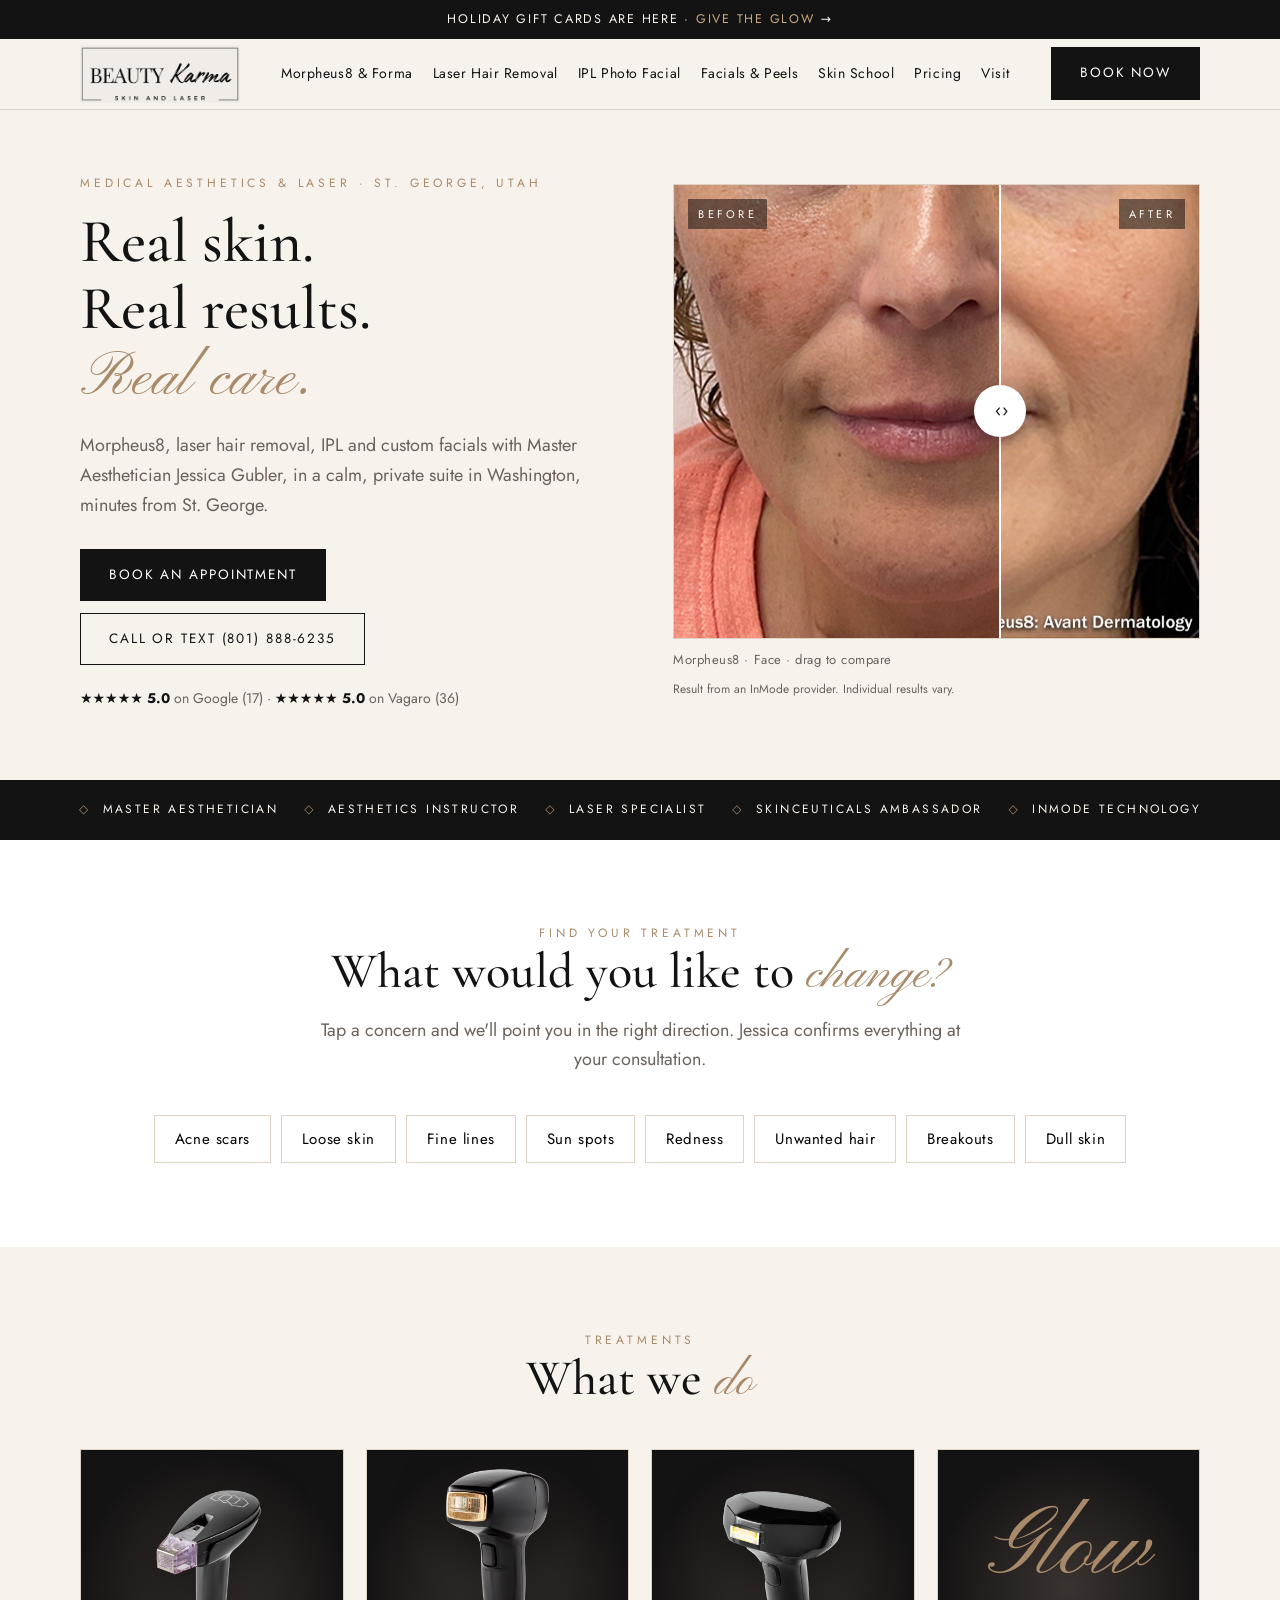
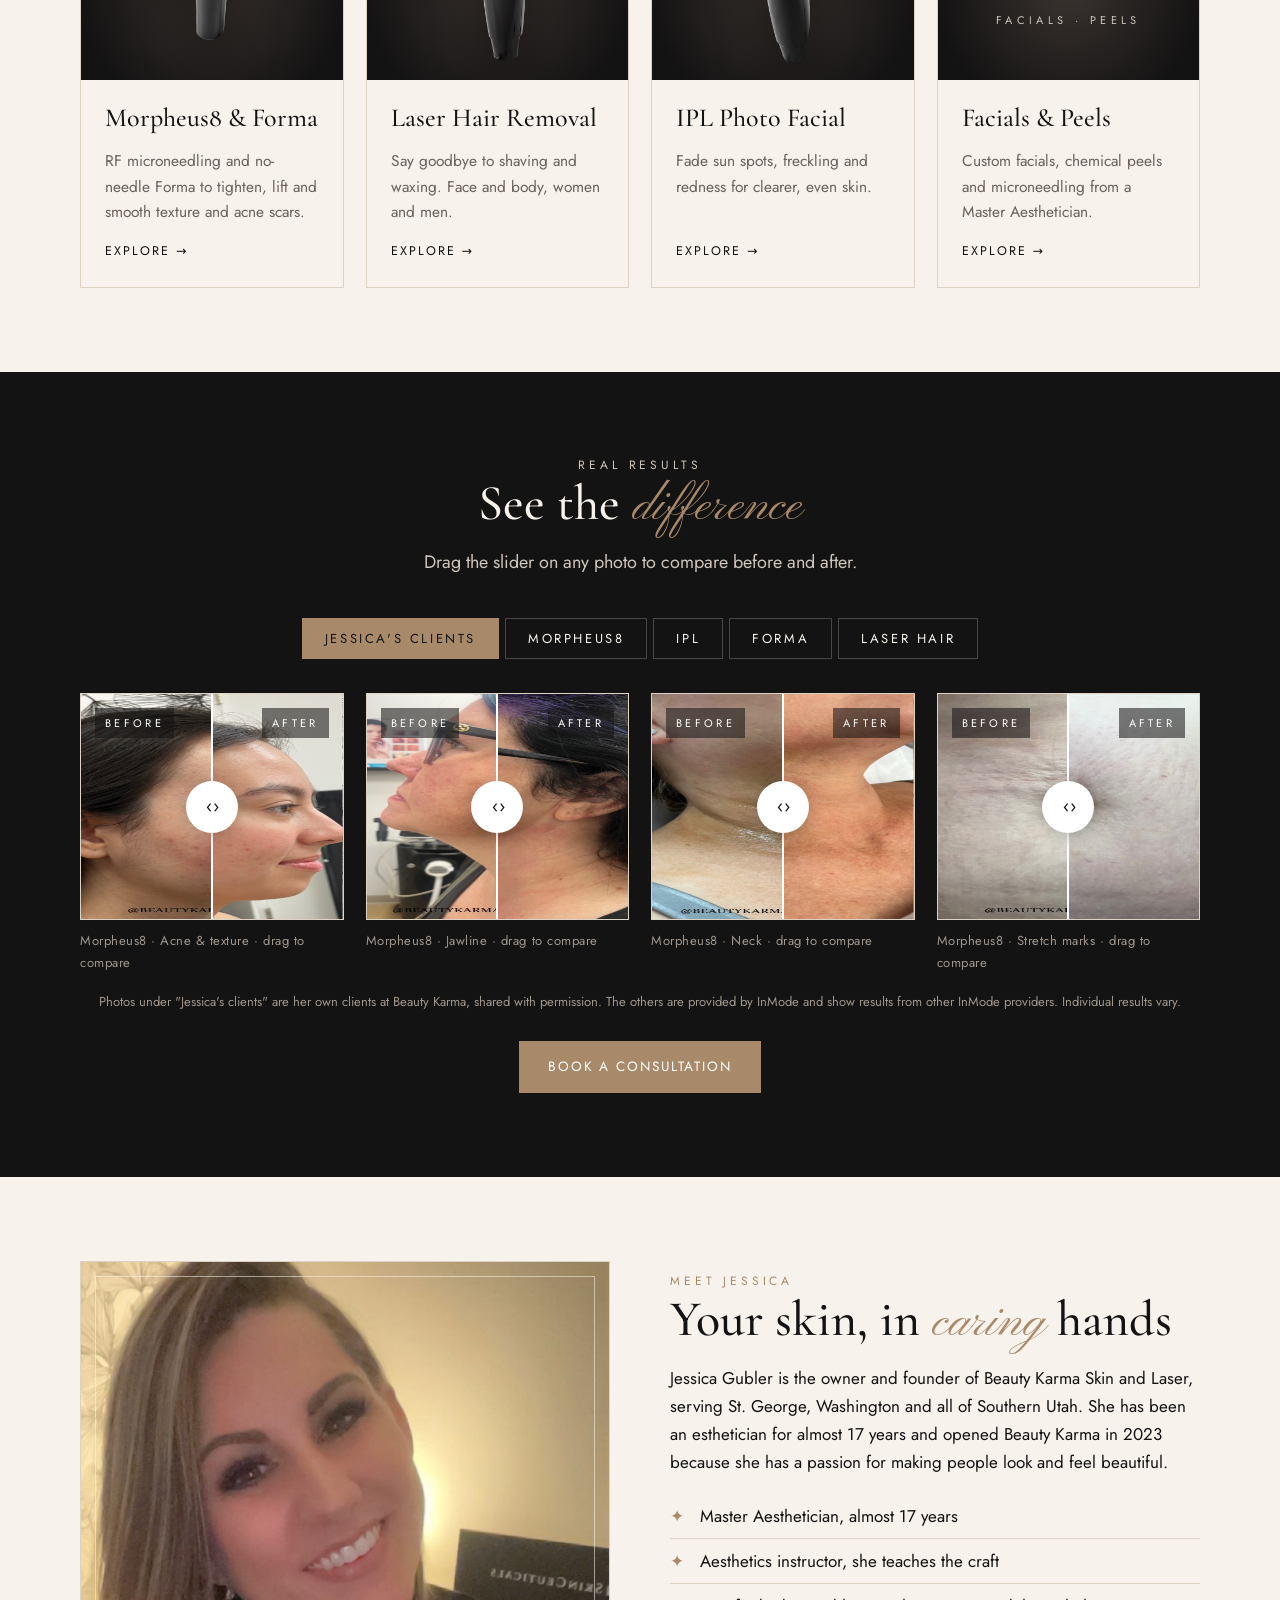
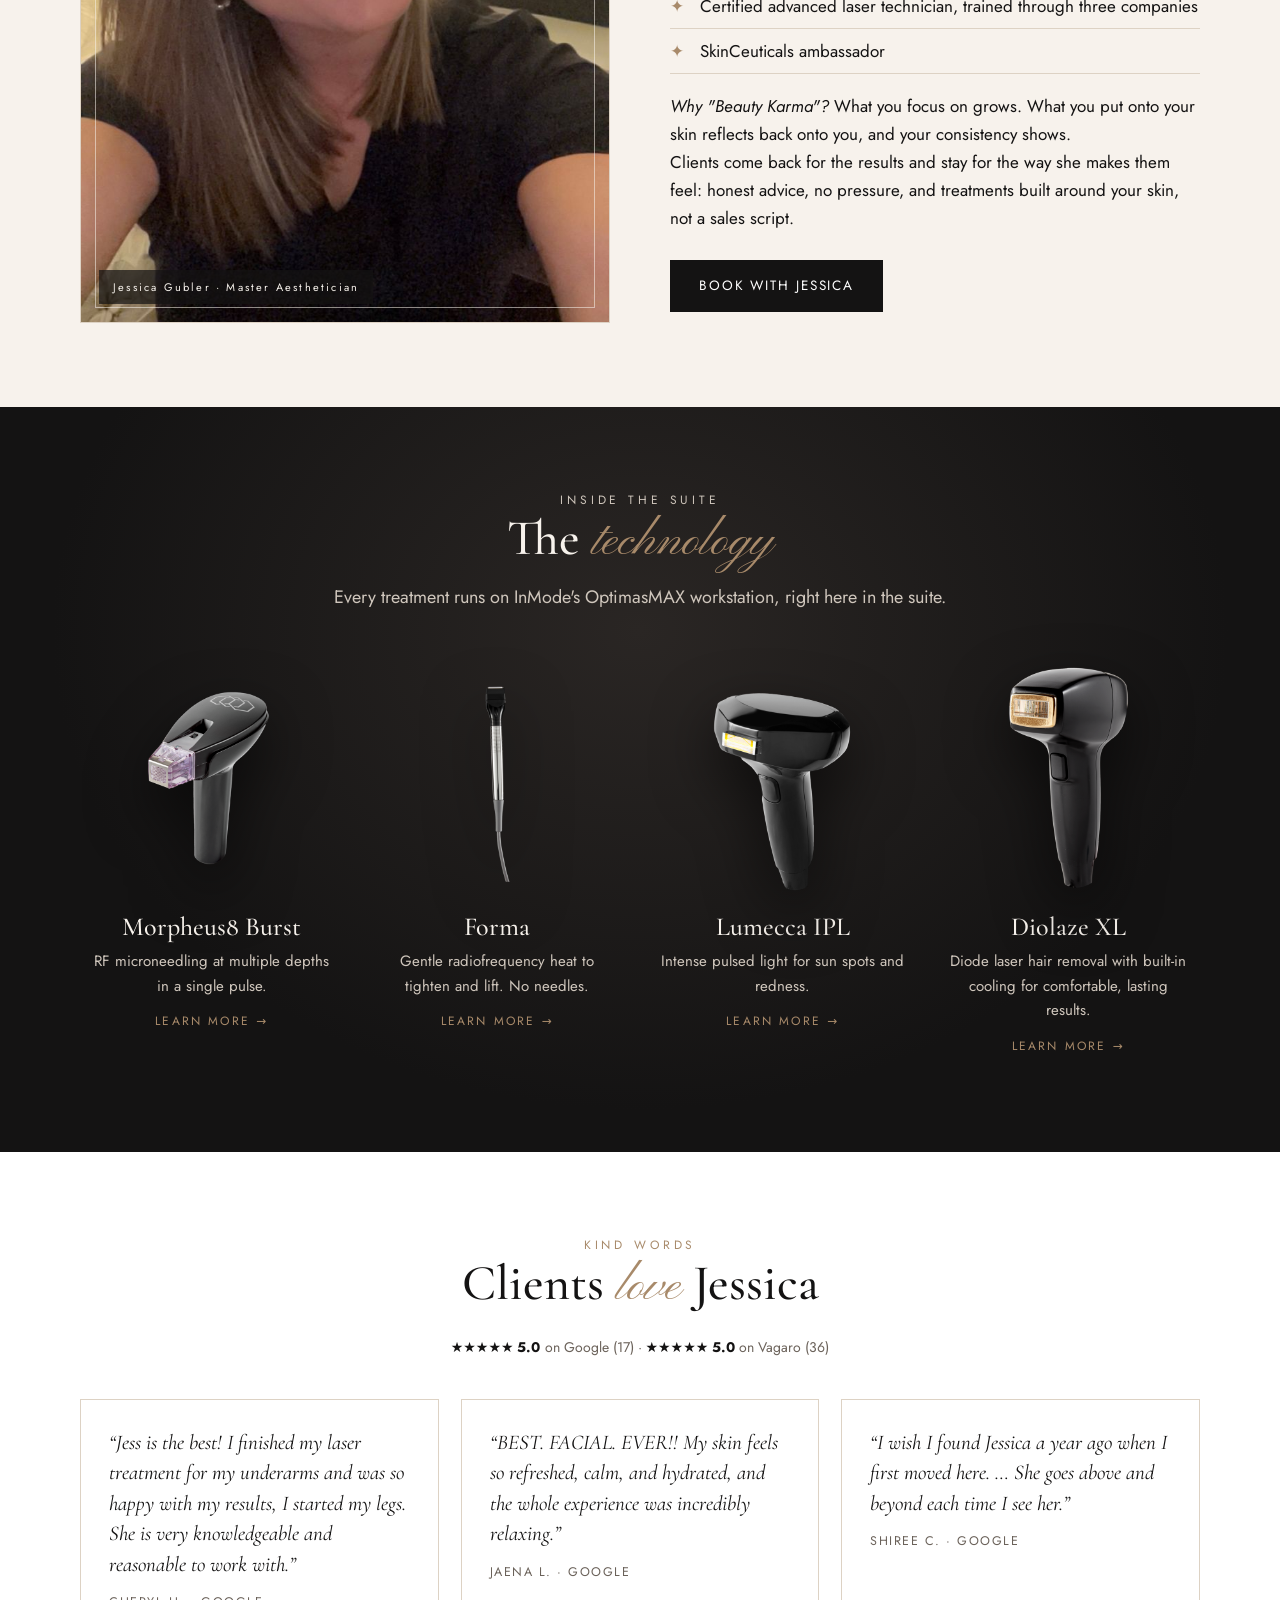
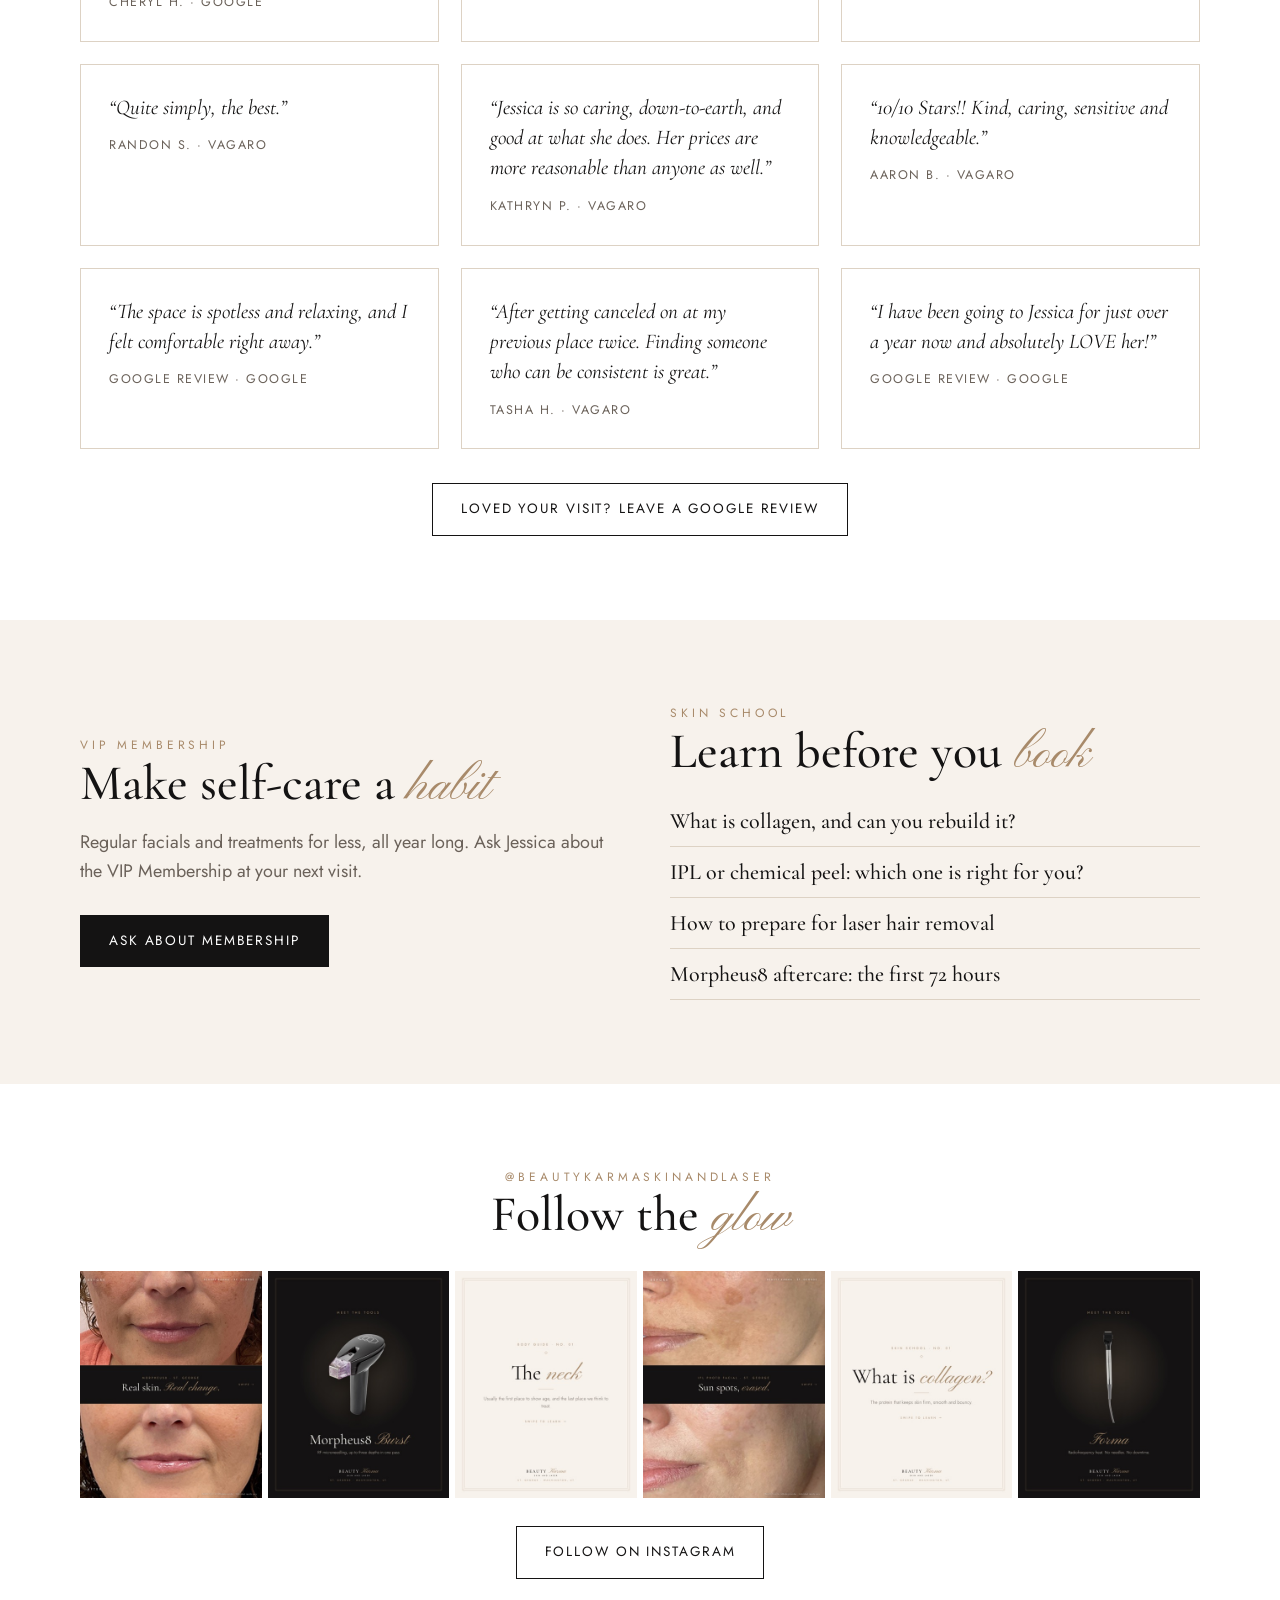
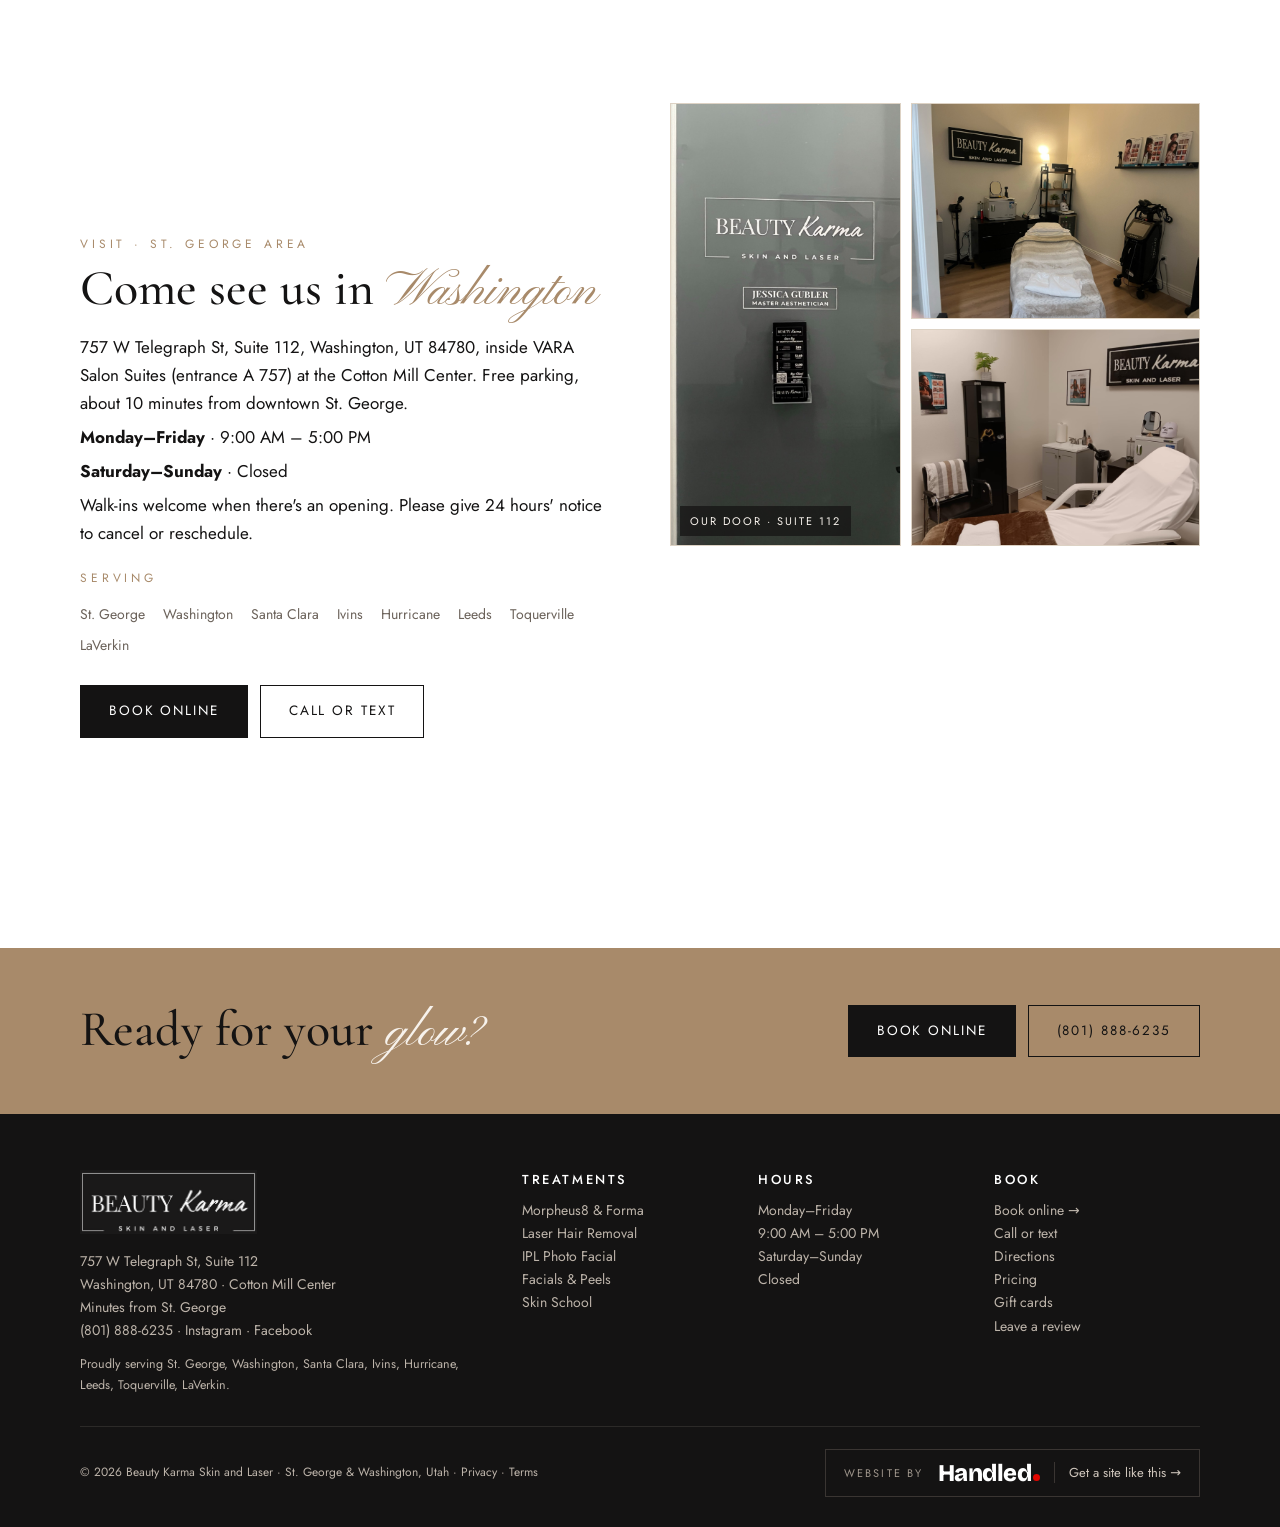
<file: index.html>
<!doctype html><html lang="en"><head><meta charset="utf-8">
<meta name="viewport" content="width=device-width,initial-scale=1">
<title>Med Spa & Laser in Washington & St. George, UT | Beauty Karma Skin and Laser</title>
<meta name="description" content="Beauty Karma Skin and Laser in St. George &amp; Washington, UT: Morpheus8, laser hair removal, IPL photofacials, chemical peels and custom facials with Master Aesthetician Jessica Gubler. 5.0★ on Google.">
<link rel="canonical" href="https://beautykarmaskinandlaser.com/">
<link rel="icon" href="data:image/svg+xml,%3Csvg xmlns='http://www.w3.org/2000/svg' viewBox='0 0 64 64'%3E%3Crect width='64' height='64' fill='%23141313'/%3E%3Ctext x='32' y='46' font-family='Georgia,serif' font-size='40' font-style='italic' fill='%23a88a6a' text-anchor='middle'%3EK%3C/text%3E%3C/svg%3E"><link rel="apple-touch-icon" href="/img/apple-touch-icon.png">
<meta property="og:type" content="website"><meta property="og:url" content="https://beautykarmaskinandlaser.com/"><meta property="og:title" content="Med Spa &amp; Laser in Washington &amp; St. George, UT | Beauty Karma Skin and Laser">
<meta property="og:description" content="Beauty Karma Skin and Laser in St. George &amp; Washington, UT: Morpheus8, laser hair removal, IPL photofacials, chemical peels and custom facials with Master Aesthetician Jessica Gubler. 5.0★ on Google."><meta property="og:image" content="https://beautykarmaskinandlaser.com/img/og.jpg">
<meta property="og:image:width" content="1200"><meta property="og:image:height" content="630"><meta name="twitter:card" content="summary_large_image">
<meta name="theme-color" content="#141313">
<link rel="preconnect" href="https://fonts.googleapis.com"><link rel="preconnect" href="https://fonts.gstatic.com" crossorigin><link rel="stylesheet" href="https://fonts.googleapis.com/css2?family=Bricolage+Grotesque:wght@800&amp;text=Handled&amp;display=swap" media="print" onload="this.media='all'"><link rel="stylesheet" href="https://fonts.googleapis.com/css2?family=Cormorant+Garamond:ital,wght@0,500;1,500&family=Jost:wght@400;500&family=Pinyon+Script&display=swap" media="print" onload="this.media='all'"><noscript><link rel="stylesheet" href="https://fonts.googleapis.com/css2?family=Bricolage+Grotesque:wght@800&amp;text=Handled&amp;display=swap"><link rel="stylesheet" href="https://fonts.googleapis.com/css2?family=Cormorant+Garamond:ital,wght@0,500;1,500&family=Jost:wght@400;500&family=Pinyon+Script&display=swap"></noscript><link rel="preload" as="image" href="/img/ba-m8-face.jpg" fetchpriority="high"><link rel="stylesheet" href="/style.css">
<script type="application/ld+json">{"@context": "https://schema.org", "@type": ["HealthAndBeautyBusiness", "MedicalBusiness"], "name": "Beauty Karma Skin and Laser", "url": "https://beautykarmaskinandlaser.com/", "telephone": "+18018886235", "image": "https://beautykarmaskinandlaser.com/img/og.jpg", "priceRange": "$$", "address": {"@type": "PostalAddress", "streetAddress": "757 W Telegraph St, Suite 112", "addressLocality": "Washington", "addressRegion": "UT", "postalCode": "84780", "addressCountry": "US"}, "geo": {"@type": "GeoCoordinates", "latitude": 37.1274348, "longitude": -113.5224998}, "openingHoursSpecification": [{"@type": "OpeningHoursSpecification", "dayOfWeek": ["Monday", "Tuesday", "Wednesday", "Thursday", "Friday"], "opens": "09:00", "closes": "17:00"}], "founder": {"@type": "Person", "name": "Jessica Gubler", "jobTitle": "Master Aesthetician"}, "sameAs": ["https://www.instagram.com/beautykarmaskinandlaser", "https://www.facebook.com/beautykarmaskinandlaser", "https://www.vagaro.com/beautykarmaskinandlaser", "https://www.yelp.com/biz/beauty-karma-skin-and-laser-washington", "https://www.google.com/maps/place/?q=place_id:ChIJtXE7d6pbyoAR7dyeYDTf-vc"], "hasMap": "https://www.google.com/maps/place/Beauty+Karma+Skin+And+Laser/@37.1274348,-113.5224998,17z", "areaServed": ["St. George", "Washington", "Santa Clara", "Ivins", "Hurricane", "Leeds", "Toquerville", "LaVerkin"]}</script></head><body><a class="ann" href="/gift-cards/">Holiday gift cards are here &middot; <u>Give the glow</u> &rarr;</a><header class="top"><div class="wrap">
<a class="logo" href="/" aria-label="Beauty Karma Skin and Laser home"><img class="lg lg-light" src="/img/logo.jpg" alt="Beauty Karma Skin and Laser"></a>
<nav class="nav" id="nav"><a href="/morpheus8/">Morpheus8 &amp; Forma</a><a href="/laser-hair-removal/">Laser Hair Removal</a><a href="/ipl-photofacial/">IPL Photo Facial</a><a href="/facials-and-peels/">Facials &amp; Peels</a><a href="/skin-school/">Skin School</a><a href="/pricing/">Pricing</a><a href="/#visit">Visit</a></nav>
<a class="btn" href="https://www.vagaro.com/beautykarmaskinandlaser/book-now">Book now</a>
<button class="menu" onclick="document.getElementById('nav').classList.toggle('open')" aria-label="Menu">MENU</button>
</div></header>
<main>
<section class="hero"><div class="wrap">
<div><p class="kicker">Medical aesthetics &amp; laser · St. George, Utah</p>
<h1>Real skin.<br>Real results.<br><i>Real care.</i></h1>
<p class="lead">Morpheus8, laser hair removal, IPL and custom facials with Master Aesthetician Jessica Gubler, in a calm, private suite in Washington, minutes from St. George.</p>
<div class="cta"><a class="btn" href="https://www.vagaro.com/beautykarmaskinandlaser/book-now">Book an appointment</a><a class="btn ghost" href="tel:+18018886235">Call or text (801) 888-6235</a></div>
<p class="stars"><b>★★★★★ 5.0</b> on Google (17) · <b>★★★★★ 5.0</b> on Vagaro (36)</p></div>
<div><figure><div class="ba hint" style="--x:50%"><div class="l bf" style="background-image:url(/img/ba-m8-face.jpg)"></div><div class="l af" style="background-image:url(/img/ba-m8-face.jpg)"></div><div class="bar"></div><div class="knob">‹ ›</div><span class="tag tl">BEFORE</span><span class="tag tr">AFTER</span><input type="range" min="0" max="100" value="50" aria-label="Drag to compare before and after: Morpheus8 · Face"></div><figcaption class="bacap">Morpheus8 · Face · drag to compare</figcaption></figure><p class="note">Result from an InMode provider. Individual results vary.</p></div>
</div></section>
<div class="creds"><div class="wrap"><span>Master Aesthetician</span><span>Aesthetics Instructor</span><span>Laser Specialist</span><span>SkinCeuticals Ambassador</span><span>InMode Technology</span></div></div>

<section class="alt"><div class="wrap">
<div class="center head"><p class="kicker">Find your treatment</p><h2>What would you like to <i>change?</i></h2>
<p class="lead">Tap a concern and we'll point you in the right direction. Jessica confirms everything at your consultation.</p></div>
<div class="chips"><button class="chip" data-s="morpheus8" data-t="Morpheus8" data-w="RF microneedling rebuilds collagen under scars and smooths texture.">Acne scars</button><button class="chip" data-s="morpheus8" data-t="Morpheus8 &amp; Forma" data-w="Tighten the jawline, neck and face without surgery.">Loose skin</button><button class="chip" data-s="morpheus8" data-t="Morpheus8 or microneedling" data-w="New collagen softens lines from within.">Fine lines</button><button class="chip" data-s="ipl-photofacial" data-t="IPL Photo Facial" data-w="Light targets brown spots and freckling so they fade away.">Sun spots</button><button class="chip" data-s="ipl-photofacial" data-t="IPL Photo Facial" data-w="Calms redness and broken capillaries for an even tone.">Redness</button><button class="chip" data-s="laser-hair-removal" data-t="Laser Hair Removal" data-w="Smooth skin for good, face and body, women and men.">Unwanted hair</button><button class="chip" data-s="facials-and-peels" data-t="Facial + chemical peel" data-w="Clears congestion and calms active breakouts.">Breakouts</button><button class="chip" data-s="facials-and-peels" data-t="Signature Facial" data-w="Deep cleanse, exfoliation and LED for an instant glow.">Dull skin</button></div>
<div class="rec" id="rec" hidden><div><p class="kicker">We recommend</p><h3></h3><p class="why"></p></div>
<div class="cta" style="margin:0"><a class="btn" href="https://www.vagaro.com/beautykarmaskinandlaser/book-now">Book</a><a class="btn ghost more" href="#">Learn more</a></div></div>
</div></section>

<section><div class="wrap">
<div class="center head"><p class="kicker">Treatments</p><h2>What we <i>do</i></h2></div>
<div class="grid g4"><a class="card" href="/morpheus8/"><div class="im"><img loading="lazy" src="/img/tool-morpheus8.png" alt="Morpheus8 &amp; Forma"></div><div class="tx"><h3>Morpheus8 &amp; Forma</h3><p>RF microneedling and no-needle Forma to tighten, lift and smooth texture and acne scars.</p><span class="more">Explore →</span></div></a><a class="card" href="/laser-hair-removal/"><div class="im"><img loading="lazy" src="/img/tool-fusion.png" alt="Laser Hair Removal"></div><div class="tx"><h3>Laser Hair Removal</h3><p>Say goodbye to shaving and waxing. Face and body, women and men.</p><span class="more">Explore →</span></div></a><a class="card" href="/ipl-photofacial/"><div class="im"><img loading="lazy" src="/img/tool-lumecca.png" alt="IPL Photo Facial"></div><div class="tx"><h3>IPL Photo Facial</h3><p>Fade sun spots, freckling and redness for clearer, even skin.</p><span class="more">Explore →</span></div></a><a class="card" href="/facials-and-peels/"><div class="im"><span class="glow">Glow<small>FACIALS · PEELS</small></span></div><div class="tx"><h3>Facials &amp; Peels</h3><p>Custom facials, chemical peels and microneedling from a Master Aesthetician.</p><span class="more">Explore →</span></div></a></div>
</div></section>

<section class="dark" id="results"><div class="wrap" data-tabs>
<div class="center head"><p class="kicker">Real results</p><h2 style="color:var(--cream)">See the <i>difference</i></h2>
<p class="lead">Drag the slider on any photo to compare before and after.</p></div>
<div class="tabs"><button class="tab on">Jessica's clients</button><button class="tab">Morpheus8</button><button class="tab">IPL</button><button class="tab">Forma</button><button class="tab">Laser hair</button></div><div class="pane grid g4 on"><figure><div class="ba" style="--x:50%"><div class="l bf" style="background-image:url(/img/ba-jg-acne.jpg)"></div><div class="l af" style="background-image:url(/img/ba-jg-acne.jpg)"></div><div class="bar"></div><div class="knob">‹ ›</div><span class="tag tl">BEFORE</span><span class="tag tr">AFTER</span><input type="range" min="0" max="100" value="50" aria-label="Drag to compare before and after: Morpheus8 · Acne & texture"></div><figcaption class="bacap">Morpheus8 · Acne &amp; texture · drag to compare</figcaption></figure><figure><div class="ba" style="--x:50%"><div class="l bf" style="background-image:url(/img/ba-jg-jawline.jpg)"></div><div class="l af" style="background-image:url(/img/ba-jg-jawline.jpg)"></div><div class="bar"></div><div class="knob">‹ ›</div><span class="tag tl">BEFORE</span><span class="tag tr">AFTER</span><input type="range" min="0" max="100" value="50" aria-label="Drag to compare before and after: Morpheus8 · Jawline"></div><figcaption class="bacap">Morpheus8 · Jawline · drag to compare</figcaption></figure><figure><div class="ba" style="--x:50%"><div class="l bf" style="background-image:url(/img/ba-jg-neck.jpg)"></div><div class="l af" style="background-image:url(/img/ba-jg-neck.jpg)"></div><div class="bar"></div><div class="knob">‹ ›</div><span class="tag tl">BEFORE</span><span class="tag tr">AFTER</span><input type="range" min="0" max="100" value="50" aria-label="Drag to compare before and after: Morpheus8 · Neck"></div><figcaption class="bacap">Morpheus8 · Neck · drag to compare</figcaption></figure><figure><div class="ba" style="--x:50%"><div class="l bf" style="background-image:url(/img/ba-jg-stretch.jpg)"></div><div class="l af" style="background-image:url(/img/ba-jg-stretch.jpg)"></div><div class="bar"></div><div class="knob">‹ ›</div><span class="tag tl">BEFORE</span><span class="tag tr">AFTER</span><input type="range" min="0" max="100" value="50" aria-label="Drag to compare before and after: Morpheus8 · Stretch marks"></div><figcaption class="bacap">Morpheus8 · Stretch marks · drag to compare</figcaption></figure></div><div class="pane grid g4"><figure><div class="ba" style="--x:50%"><div class="l bf" style="background-image:url(/img/ba-m8-face.jpg)"></div><div class="l af" style="background-image:url(/img/ba-m8-face.jpg)"></div><div class="bar"></div><div class="knob">‹ ›</div><span class="tag tl">BEFORE</span><span class="tag tr">AFTER</span><input type="range" min="0" max="100" value="50" aria-label="Drag to compare before and after: Morpheus8 · Face"></div><figcaption class="bacap">Morpheus8 · Face · drag to compare</figcaption></figure><figure><div class="ba" style="--x:50%"><div class="l bf" style="background-image:url(/img/ba-morpheus8-jawline.jpg)"></div><div class="l af" style="background-image:url(/img/ba-morpheus8-jawline.jpg)"></div><div class="bar"></div><div class="knob">‹ ›</div><span class="tag tl">BEFORE</span><span class="tag tr">AFTER</span><input type="range" min="0" max="100" value="50" aria-label="Drag to compare before and after: Morpheus8 · Lower face"></div><figcaption class="bacap">Morpheus8 · Lower face · drag to compare</figcaption></figure><figure><div class="ba" style="--x:50%"><div class="l bf" style="background-image:url(/img/ba-m8-neck.jpg)"></div><div class="l af" style="background-image:url(/img/ba-m8-neck.jpg)"></div><div class="bar"></div><div class="knob">‹ ›</div><span class="tag tl">BEFORE</span><span class="tag tr">AFTER</span><input type="range" min="0" max="100" value="50" aria-label="Drag to compare before and after: Morpheus8 · Neck & jawline"></div><figcaption class="bacap">Morpheus8 · Neck &amp; jawline · drag to compare</figcaption></figure><figure><div class="ba" style="--x:50%"><div class="l bf" style="background-image:url(/img/ba-m8-cheek.jpg)"></div><div class="l af" style="background-image:url(/img/ba-m8-cheek.jpg)"></div><div class="bar"></div><div class="knob">‹ ›</div><span class="tag tl">BEFORE</span><span class="tag tr">AFTER</span><input type="range" min="0" max="100" value="50" aria-label="Drag to compare before and after: Morpheus8 + IPL · Cheek"></div><figcaption class="bacap">Morpheus8 + IPL · Cheek · drag to compare</figcaption></figure></div><div class="pane grid g4"><figure><div class="ba" style="--x:50%"><div class="l bf" style="background-image:url(/img/ba-ipl-cheek.jpg)"></div><div class="l af" style="background-image:url(/img/ba-ipl-cheek.jpg)"></div><div class="bar"></div><div class="knob">‹ ›</div><span class="tag tl">BEFORE</span><span class="tag tr">AFTER</span><input type="range" min="0" max="100" value="50" aria-label="Drag to compare before and after: IPL · Sun spots"></div><figcaption class="bacap">IPL · Sun spots · drag to compare</figcaption></figure><figure><div class="ba" style="--x:50%"><div class="l bf" style="background-image:url(/img/ba-lumecca-chest.jpg)"></div><div class="l af" style="background-image:url(/img/ba-lumecca-chest.jpg)"></div><div class="bar"></div><div class="knob">‹ ›</div><span class="tag tl">BEFORE</span><span class="tag tr">AFTER</span><input type="range" min="0" max="100" value="50" aria-label="Drag to compare before and after: IPL · Chest"></div><figcaption class="bacap">IPL · Chest · drag to compare</figcaption></figure><figure><div class="ba" style="--x:50%"><div class="l bf" style="background-image:url(/img/ba-ipl-side.jpg)"></div><div class="l af" style="background-image:url(/img/ba-ipl-side.jpg)"></div><div class="bar"></div><div class="knob">‹ ›</div><span class="tag tl">BEFORE</span><span class="tag tr">AFTER</span><input type="range" min="0" max="100" value="50" aria-label="Drag to compare before and after: IPL · Face"></div><figcaption class="bacap">IPL · Face · drag to compare</figcaption></figure><figure><div class="ba" style="--x:50%"><div class="l bf" style="background-image:url(/img/ba-ipl-chest2.jpg)"></div><div class="l af" style="background-image:url(/img/ba-ipl-chest2.jpg)"></div><div class="bar"></div><div class="knob">‹ ›</div><span class="tag tl">BEFORE</span><span class="tag tr">AFTER</span><input type="range" min="0" max="100" value="50" aria-label="Drag to compare before and after: IPL · Neck & chest"></div><figcaption class="bacap">IPL · Neck &amp; chest · drag to compare</figcaption></figure></div><div class="pane grid g4"><figure><div class="ba" style="--x:50%"><div class="l bf" style="background-image:url(/img/ba-forma-face2.jpg)"></div><div class="l af" style="background-image:url(/img/ba-forma-face2.jpg)"></div><div class="bar"></div><div class="knob">‹ ›</div><span class="tag tl">BEFORE</span><span class="tag tr">AFTER</span><input type="range" min="0" max="100" value="50" aria-label="Drag to compare before and after: Forma · Lower face"></div><figcaption class="bacap">Forma · Lower face · drag to compare</figcaption></figure><figure><div class="ba" style="--x:50%"><div class="l bf" style="background-image:url(/img/ba-forma-neck.jpg)"></div><div class="l af" style="background-image:url(/img/ba-forma-neck.jpg)"></div><div class="bar"></div><div class="knob">‹ ›</div><span class="tag tl">BEFORE</span><span class="tag tr">AFTER</span><input type="range" min="0" max="100" value="50" aria-label="Drag to compare before and after: Forma · Neck"></div><figcaption class="bacap">Forma · Neck · drag to compare</figcaption></figure></div><div class="pane grid g4"><figure><div class="ba" style="--x:50%"><div class="l bf" style="background-image:url(/img/ba-laser-underarm.jpg)"></div><div class="l af" style="background-image:url(/img/ba-laser-underarm.jpg)"></div><div class="bar"></div><div class="knob">‹ ›</div><span class="tag tl">BEFORE</span><span class="tag tr">AFTER</span><input type="range" min="0" max="100" value="50" aria-label="Drag to compare before and after: Laser hair removal · Underarm"></div><figcaption class="bacap">Laser hair removal · Underarm · drag to compare</figcaption></figure></div>
<p class="note center">Photos under "Jessica's clients" are her own clients at Beauty Karma, shared with permission. The others are provided by InMode and show results from other InMode providers. Individual results vary.</p>
<div class="cta" style="justify-content:center"><a class="btn gold" href="https://www.vagaro.com/beautykarmaskinandlaser/book-now">Book a consultation</a></div>
</div></section>

<section><div class="wrap split">
<div class="portrait"><img src="/img/jessica.jpg?v=2" alt="Jessica Gubler, Master Aesthetician and owner of Beauty Karma Skin and Laser in Washington, Utah"><small class="cap">Jessica Gubler · Master Aesthetician</small></div>
<div><p class="kicker">Meet Jessica</p><h2>Your skin, in <i>caring</i> hands</h2>
<p>Jessica Gubler is the owner and founder of Beauty Karma Skin and Laser, serving St. George, Washington and all of Southern Utah. She has been an esthetician for almost 17 years and opened Beauty Karma in 2023 because she has a passion for making people look and feel beautiful.</p>
<ul class="checks"><li>Master Aesthetician, almost 17 years</li><li>Aesthetics instructor, she teaches the craft</li><li>Certified advanced laser technician, trained through three companies</li><li>SkinCeuticals ambassador</li></ul>
<p style="margin-top:18px"><i>Why "Beauty Karma"?</i> What you focus on grows. What you put onto your skin reflects back onto you, and your consistency shows.</p>
<p>Clients come back for the results and stay for the way she makes them feel: honest advice, no pressure, and treatments built around your skin, not a sales script.</p>
<div class="cta"><a class="btn" href="https://www.vagaro.com/beautykarmaskinandlaser/book-now">Book with Jessica</a></div></div>
</div></section>

<section class="dark tech"><div class="wrap"><div class="center head"><p class="kicker">Inside the suite</p><h2 style="color:var(--cream)">The <i>technology</i></h2>
<p class="lead">Every treatment runs on InMode's OptimasMAX workstation, right here in the suite.</p></div>
<div class="grid g4"><div class="tool"><img loading="lazy" src="/img/tool-morpheus8.png" alt="Morpheus8 Burst handpiece"><h3>Morpheus8 Burst</h3><p>RF microneedling at multiple depths in a single pulse.</p><p style="margin-top:10px"><a href="/morpheus8/">Learn more →</a></p></div><div class="tool"><img loading="lazy" src="/img/tool-forma.png" alt="Forma handpiece"><h3>Forma</h3><p>Gentle radiofrequency heat to tighten and lift. No needles.</p><p style="margin-top:10px"><a href="/morpheus8/">Learn more →</a></p></div><div class="tool"><img loading="lazy" src="/img/tool-lumecca.png" alt="Lumecca IPL handpiece"><h3>Lumecca IPL</h3><p>Intense pulsed light for sun spots and redness.</p><p style="margin-top:10px"><a href="/ipl-photofacial/">Learn more →</a></p></div><div class="tool"><img loading="lazy" src="/img/tool-fusion.png" alt="Diolaze XL handpiece"><h3>Diolaze XL</h3><p>Diode laser hair removal with built-in cooling for comfortable, lasting results.</p><p style="margin-top:10px"><a href="/laser-hair-removal/">Learn more →</a></p></div></div></div></section>

<section class="alt"><div class="wrap">
<div class="center head"><p class="kicker">Kind words</p><h2>Clients <i>love</i> Jessica</h2><p class="stars"><b>★★★★★ 5.0</b> on Google (17) · <b>★★★★★ 5.0</b> on Vagaro (36)</p></div>
<div class="grid g3"><div class="quote"><p>“Jess is the best! I finished my laser treatment for my underarms and was so happy with my results, I started my legs. She is very knowledgeable and reasonable to work with.”</p><span>Cheryl H. · Google</span></div><div class="quote"><p>“BEST. FACIAL. EVER!! My skin feels so refreshed, calm, and hydrated, and the whole experience was incredibly relaxing.”</p><span>Jaena L. · Google</span></div><div class="quote"><p>“I wish I found Jessica a year ago when I first moved here. … She goes above and beyond each time I see her.”</p><span>Shiree C. · Google</span></div></div><div style="height:22px"></div><div class="grid g3"><div class="quote"><p>“Quite simply, the best.”</p><span>Randon S. · Vagaro</span></div><div class="quote"><p>“Jessica is so caring, down-to-earth, and good at what she does. Her prices are more reasonable than anyone as well.”</p><span>Kathryn P. · Vagaro</span></div><div class="quote"><p>“10/10 Stars!! Kind, caring, sensitive and knowledgeable.”</p><span>Aaron B. · Vagaro</span></div></div><div style="height:22px"></div><div class="grid g3"><div class="quote"><p>“The space is spotless and relaxing, and I felt comfortable right away.”</p><span>Google review · Google</span></div><div class="quote"><p>“After getting canceled on at my previous place twice. Finding someone who can be consistent is great.”</p><span>Tasha H. · Vagaro</span></div><div class="quote"><p>“I have been going to Jessica for just over a year now and absolutely LOVE her!”</p><span>Google review · Google</span></div></div>
<div class="cta" style="justify-content:center;margin-top:34px"><a class="btn ghost" href="/review/">Loved your visit? Leave a Google review</a></div>
</div></section>

<section><div class="wrap split">
<div><p class="kicker">VIP Membership</p><h2>Make self-care a <i>habit</i></h2>
<p class="lead">Regular facials and treatments for less, all year long. Ask Jessica about the VIP Membership at your next visit.</p>
<div class="cta"><a class="btn" href="tel:+18018886235">Ask about membership</a></div></div>
<div><p class="kicker">Skin School</p><h2>Learn before you <i>book</i></h2>
<div class="toc"><a href="/skin-school/#collagen">What is collagen, and can you rebuild it?</a><a href="/skin-school/#ipl-vs-chemical-peel">IPL or chemical peel: which one is right for you?</a><a href="/skin-school/#laser-hair-removal-prep">How to prepare for laser hair removal</a><a href="/skin-school/#morpheus8-aftercare">Morpheus8 aftercare: the first 72 hours</a></div></div>
</div></section>

<section class="alt" style="padding-bottom:40px"><div class="wrap">
<div class="center head" style="margin-bottom:26px"><p class="kicker">@beautykarmaskinandlaser</p><h2>Follow the <i>glow</i></h2></div>
<div class="ig"><a href="https://www.instagram.com/beautykarmaskinandlaser"><img loading="lazy" src="/img/ig/ig1.jpg" alt="Beauty Karma Instagram post 1"></a><a href="https://www.instagram.com/beautykarmaskinandlaser"><img loading="lazy" src="/img/ig/ig2.jpg" alt="Beauty Karma Instagram post 2"></a><a href="https://www.instagram.com/beautykarmaskinandlaser"><img loading="lazy" src="/img/ig/ig3.jpg" alt="Beauty Karma Instagram post 3"></a><a href="https://www.instagram.com/beautykarmaskinandlaser"><img loading="lazy" src="/img/ig/ig4.jpg" alt="Beauty Karma Instagram post 4"></a><a href="https://www.instagram.com/beautykarmaskinandlaser"><img loading="lazy" src="/img/ig/ig5.jpg" alt="Beauty Karma Instagram post 5"></a><a href="https://www.instagram.com/beautykarmaskinandlaser"><img loading="lazy" src="/img/ig/ig6.jpg" alt="Beauty Karma Instagram post 6"></a></div>
<div class="cta" style="justify-content:center"><a class="btn ghost" href="https://www.instagram.com/beautykarmaskinandlaser">Follow on Instagram</a></div>
</div></section>
<section id="visit" class="alt"><div class="wrap split">
<div class="info"><p class="kicker">Visit · St. George area</p><h2>Come see us in <i>Washington</i></h2>
<p>757 W Telegraph St, Suite 112, Washington, UT 84780, inside VARA Salon Suites (entrance A 757) at the Cotton Mill Center. Free parking, about 10 minutes from downtown St. George.</p>
<p><b>Monday–Friday</b> · 9:00 AM – 5:00 PM</p><p><b>Saturday–Sunday</b> · Closed</p><p>Walk-ins welcome when there's an opening. Please give 24 hours' notice to cancel or reschedule.</p>
<p class="kicker" style="margin-top:22px">Serving</p><div class="towns"><span>St. George</span><span>Washington</span><span>Santa Clara</span><span>Ivins</span><span>Hurricane</span><span>Leeds</span><span>Toquerville</span><span>LaVerkin</span></div>
<div class="cta"><a class="btn" href="https://www.vagaro.com/beautykarmaskinandlaser/book-now">Book online</a><a class="btn ghost" href="tel:+18018886235">Call or text</a></div></div>
<div><div class="suite"><figure class="door"><img loading="lazy" src="/img/suite-door.jpg" alt="The Beauty Karma Skin and Laser door at Suite 112, 757 W Telegraph St, Washington, Utah"><figcaption>Our door · Suite 112</figcaption></figure><img loading="lazy" src="/img/suite-laser-room.jpg" alt="Laser treatment room at Beauty Karma Skin and Laser, Washington, Utah"><img loading="lazy" src="/img/suite-facial-room.jpg" alt="Facial room at Beauty Karma Skin and Laser, Washington, Utah"></div>
<iframe class="map" loading="lazy" title="Map to Beauty Karma Skin and Laser" src="https://www.google.com/maps?q=Beauty+Karma+Skin+And+Laser,+757+W+Telegraph+St+Suite+112,+Washington,+UT+84780&output=embed"></iframe></div>
</div></section>
</main>
<section class="band"><div class="wrap"><h2>Ready for your <i>glow?</i></h2>
<div class="cta" style="margin:0"><a class="btn" href="https://www.vagaro.com/beautykarmaskinandlaser/book-now">Book online</a><a class="btn ghost" style="border-color:var(--ink)" href="tel:+18018886235">(801) 888-6235</a></div></div></section>
<footer><div class="wrap">
<div><a class="logo" href="/" style="align-items:flex-start"><img class="lg lg-dark" src="/img/logo.jpg" alt="Beauty Karma Skin and Laser"></a>
<p style="margin-top:16px">757 W Telegraph St, Suite 112<br>Washington, UT 84780 · Cotton Mill Center<br>Minutes from St. George</p>
<p><a href="tel:+18018886235">(801) 888-6235</a> · <a href="https://www.instagram.com/beautykarmaskinandlaser">Instagram</a> · <a href="https://www.facebook.com/beautykarmaskinandlaser">Facebook</a></p>
<p style="margin-top:12px;font-size:12.5px">Proudly serving St. George, Washington, Santa Clara, Ivins, Hurricane, Leeds, Toquerville, LaVerkin.</p></div>
<div><h5>Treatments</h5><p><a href="/morpheus8/">Morpheus8 &amp; Forma</a></p><p><a href="/laser-hair-removal/">Laser Hair Removal</a></p><p><a href="/ipl-photofacial/">IPL Photo Facial</a></p><p><a href="/facials-and-peels/">Facials &amp; Peels</a></p><p><a href="/skin-school/">Skin School</a></p></div>
<div><h5>Hours</h5><p>Monday–Friday<br>9:00 AM – 5:00 PM</p><p>Saturday–Sunday<br>Closed</p></div>
<div><h5>Book</h5><p><a href="https://www.vagaro.com/beautykarmaskinandlaser/book-now">Book online →</a></p><p><a href="tel:+18018886235">Call or text</a></p><p><a href="https://www.google.com/maps/place/Beauty+Karma+Skin+And+Laser/@37.1274348,-113.5224998,17z">Directions</a></p><p><a href="/pricing/">Pricing</a></p><p><a href="/gift-cards/">Gift cards</a></p><p><a href="/review/">Leave a review</a></p></div>
<div class="credit"><span>© 2026 Beauty Karma Skin and Laser · St. George &amp; Washington, Utah · <a href="/privacy/">Privacy</a> · <a href="/terms/">Terms</a></span><a class="hbadge" href="https://handleditforyou.com/?utm_source=beautykarma&amp;utm_medium=footer_credit" target="_blank" rel="noopener" aria-label="Website by Handled. Get a site like this.">
<span class="hb-s">Website by</span><span class="hb-logo">Handled<i></i></span><span class="hb-cta">Get a site like this &rarr;</span></a></div>
</div></footer>
<div class="mbar"><a href="https://www.vagaro.com/beautykarmaskinandlaser/book-now">Book now</a><a href="tel:+18018886235">Call</a></div>
<script>
document.querySelectorAll('.ba input').forEach(r=>{const b=r.closest('.ba');const s=()=>b.style.setProperty('--x',r.value+'%');r.addEventListener('input',s);s();});
(function(){const h=document.querySelector('.ba.hint');if(!h||matchMedia('(prefers-reduced-motion: reduce)').matches)return;
const r=h.querySelector('input');let stop=false,timer;const set=v=>{h.style.setProperty('--x',v+'%');r.value=v;};
['pointerdown','touchstart','input','keydown'].forEach(e=>h.addEventListener(e,()=>{stop=true;clearTimeout(timer);},{passive:true}));
const keys=[[0,50],[700,28],[1500,72],[2200,50]],ease=t=>t<.5?2*t*t:1-Math.pow(-2*t+2,2)/2;
function play(){if(stop)return;const t0=performance.now();(function f(now){if(stop)return;const t=now-t0;let i=1;while(i<keys.length&&t>keys[i][0])i++;
if(i>=keys.length){set(50);timer=setTimeout(play,4000);return;}const[a,va]=keys[i-1],[b,vb]=keys[i];set(va+(vb-va)*ease((t-a)/(b-a)));requestAnimationFrame(f);})(t0);}
new IntersectionObserver((es,o)=>{if(es[0].isIntersecting){o.disconnect();setTimeout(play,600);}},{threshold:.5}).observe(h);})();
document.querySelectorAll('[data-tabs]').forEach(g=>{const tabs=g.querySelectorAll('.tab'),panes=g.querySelectorAll('.pane');tabs.forEach((t,i)=>t.addEventListener('click',()=>{tabs.forEach(x=>x.classList.remove('on'));panes.forEach(x=>x.classList.remove('on'));t.classList.add('on');panes[i].classList.add('on')}))});
const chips=document.querySelectorAll('.chip'),rec=document.getElementById('rec');
chips.forEach(c=>c.addEventListener('click',()=>{chips.forEach(x=>x.classList.remove('on'));c.classList.add('on');rec.hidden=false;
rec.querySelector('h3').innerHTML=c.dataset.t;rec.querySelector('.why').textContent=c.dataset.w;rec.querySelector('a.more').href='/'+c.dataset.s+'/';}));
</script></body></html>
</file>
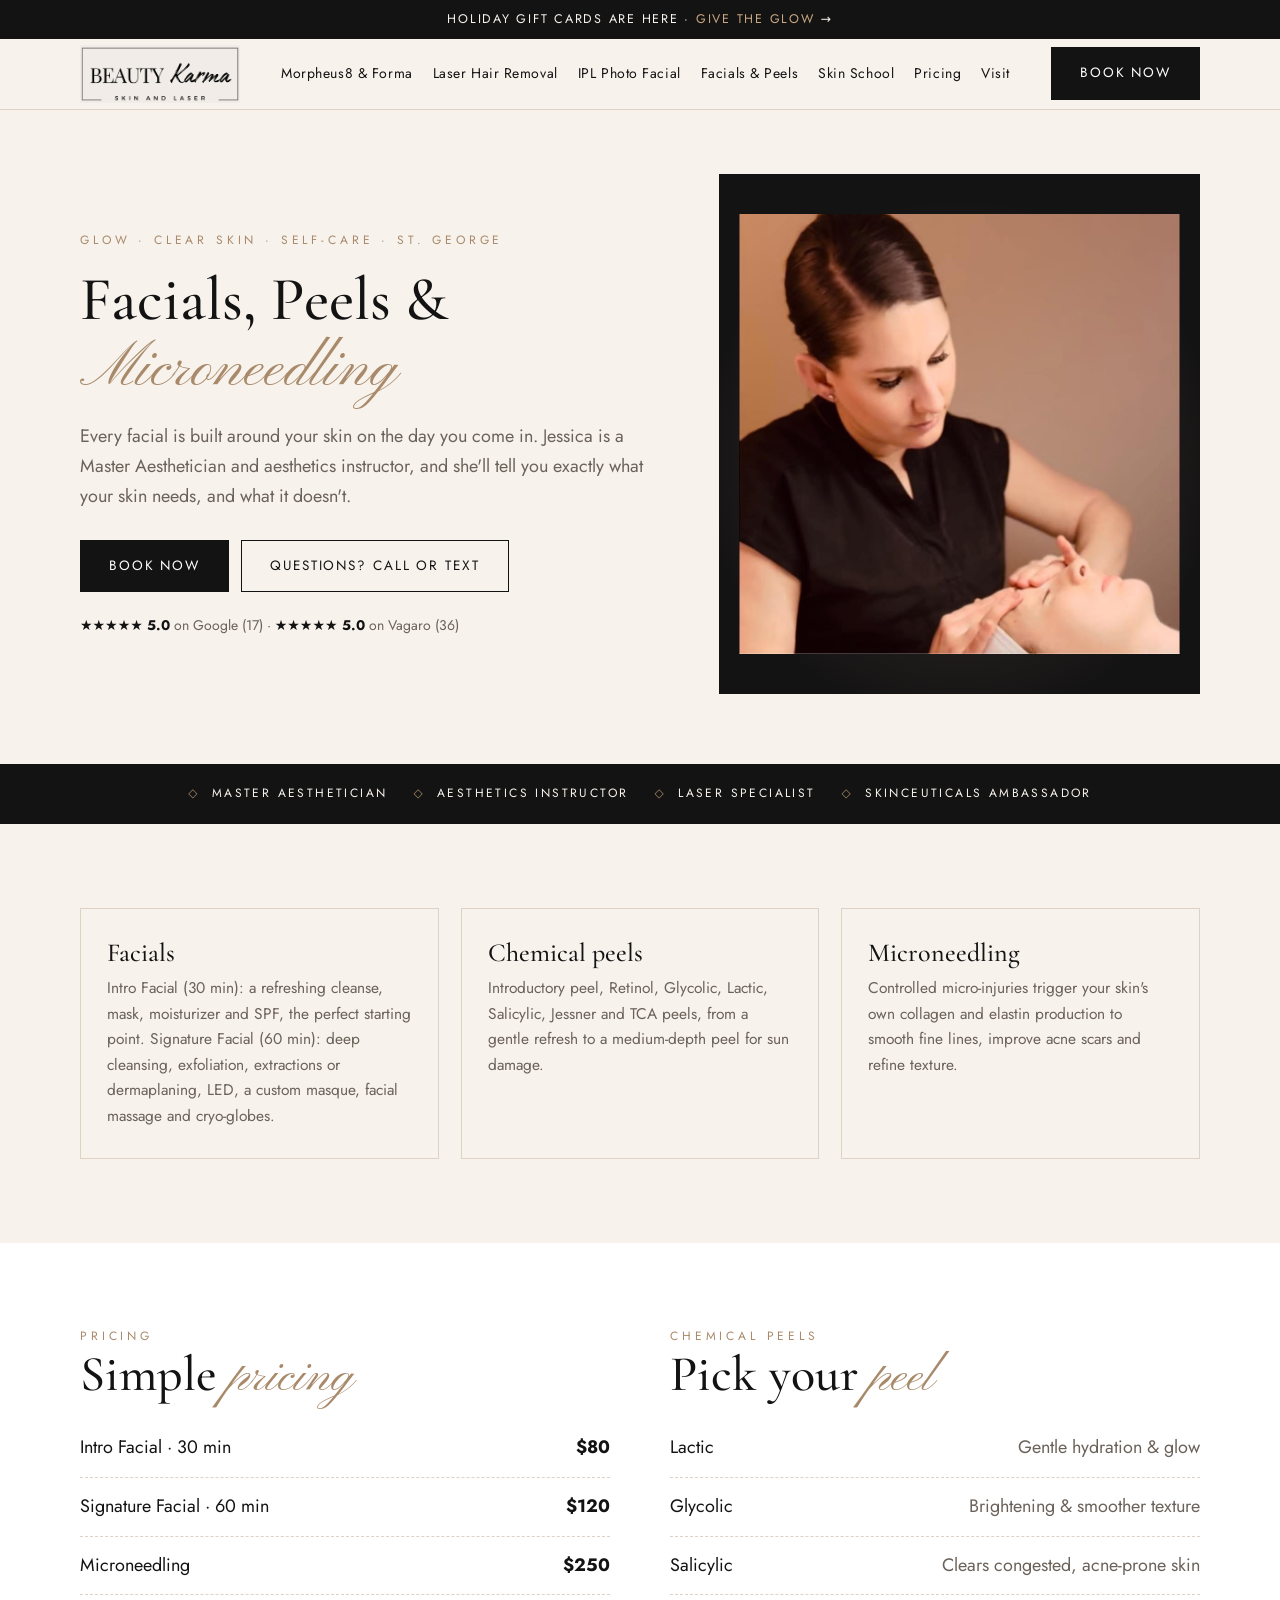
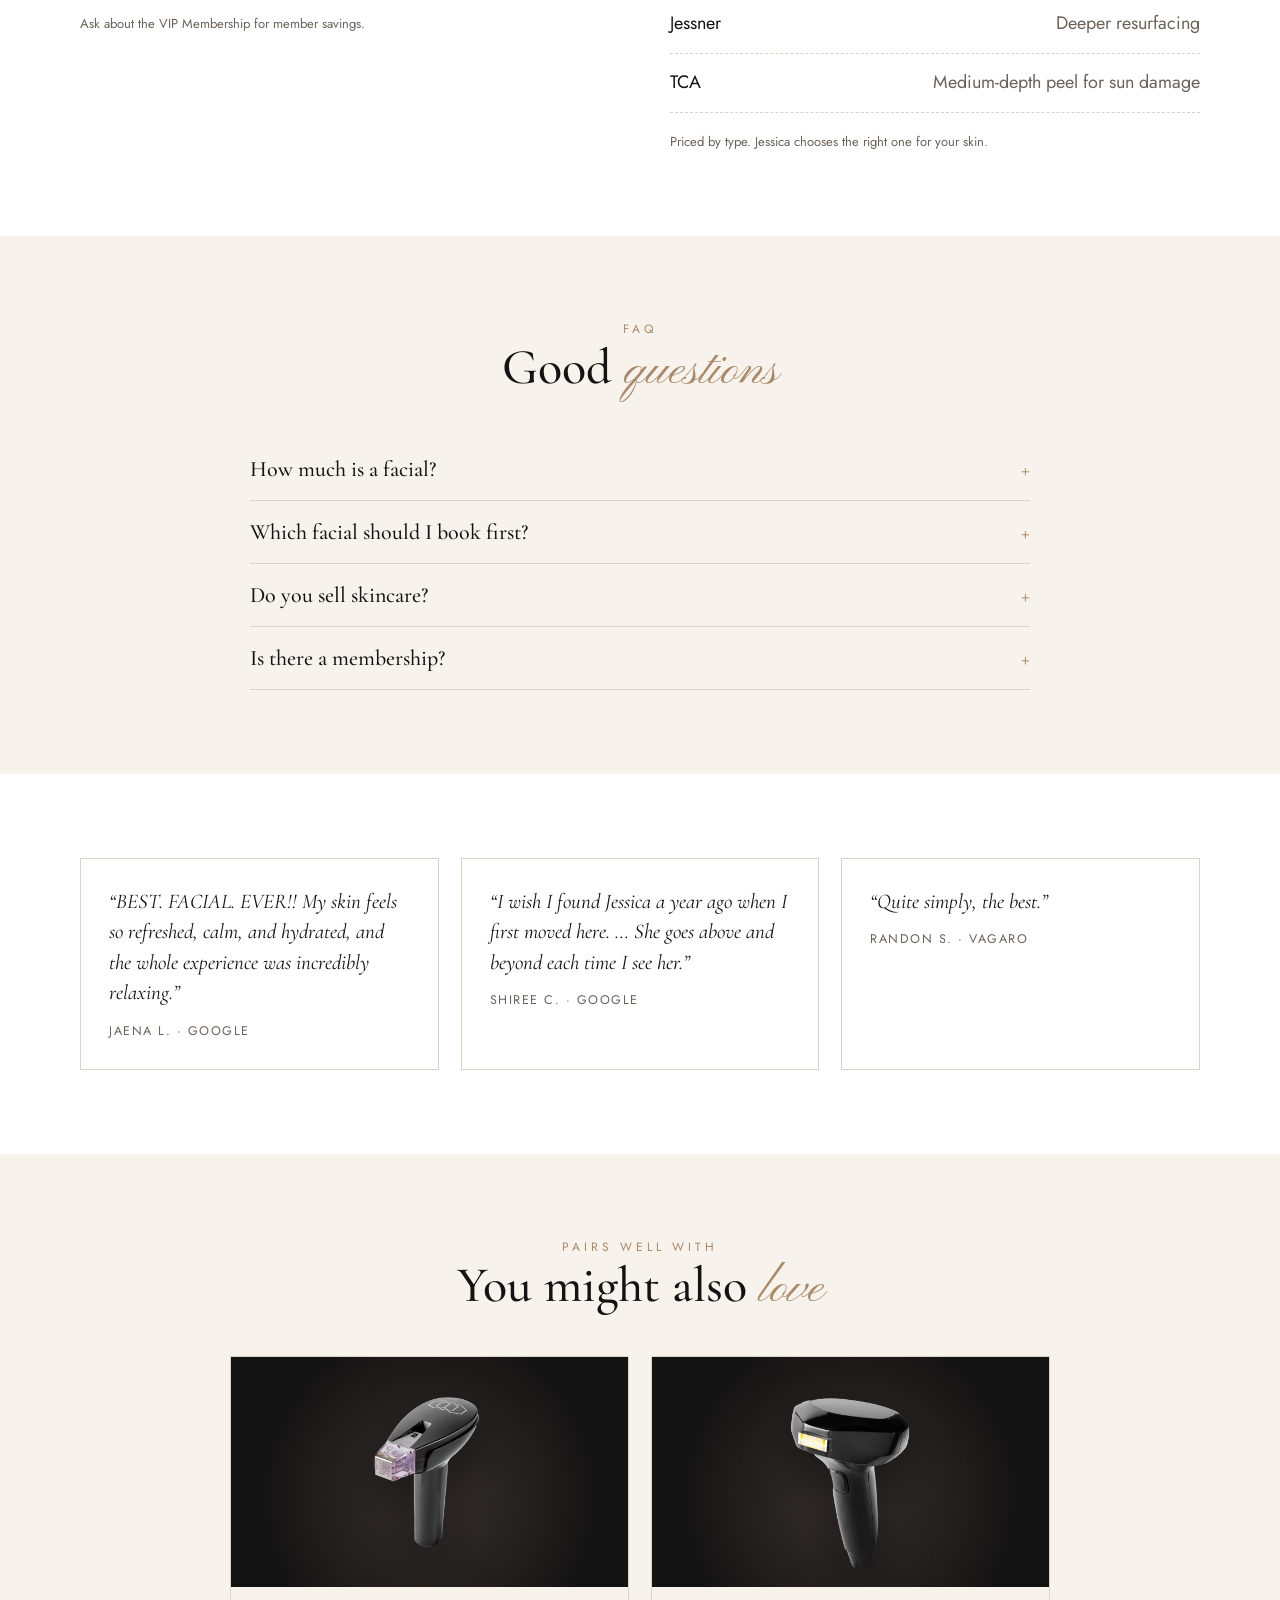
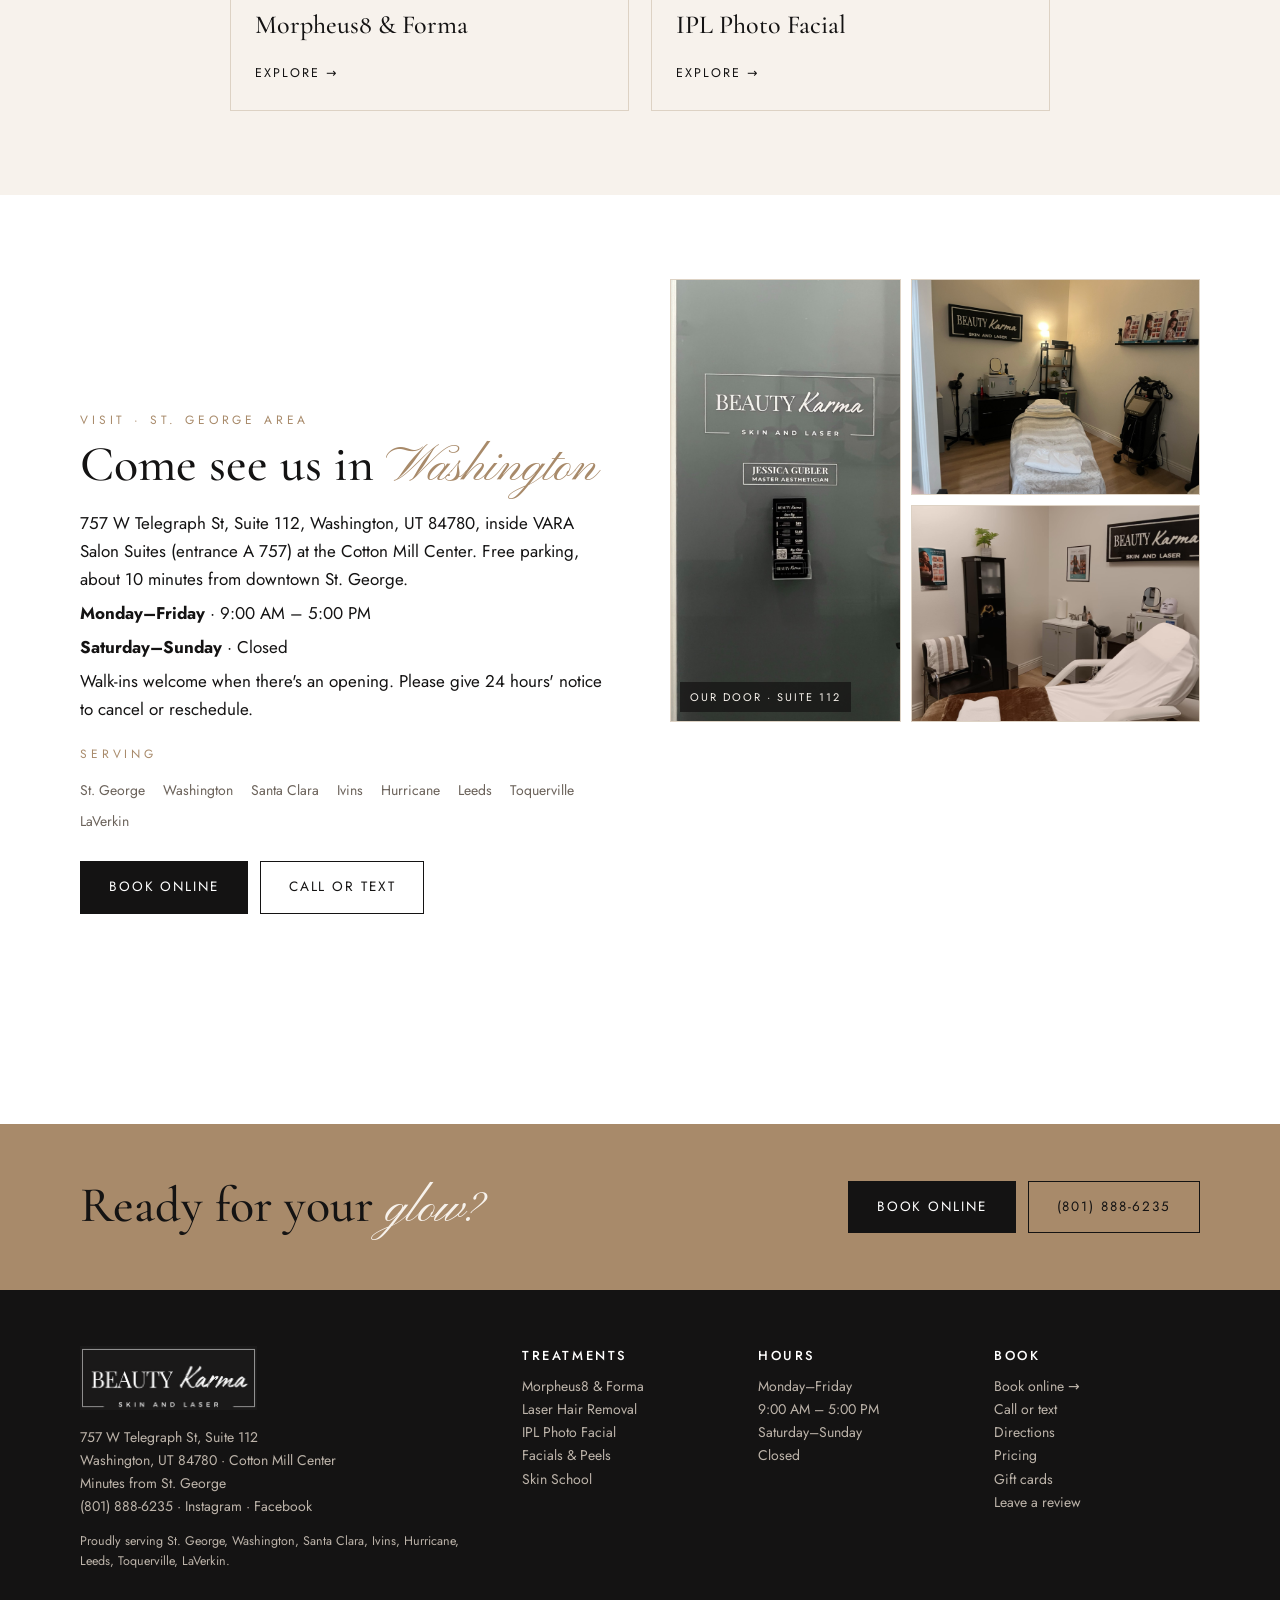
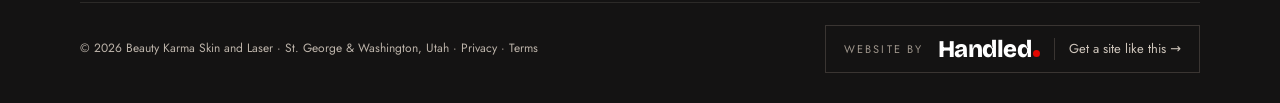
<file: facials-and-peels/index.html>
<!doctype html><html lang="en"><head><meta charset="utf-8">
<meta name="viewport" content="width=device-width,initial-scale=1">
<title>Facials, Chemical Peels & Microneedling in Washington & St. George, UT | Beauty Karma Skin and Laser</title>
<meta name="description" content="Custom facials, chemical peels (TCA, Jessner, glycolic, salicylic, lactic, retinol) and microneedling in St. George &amp; Washington, UT with Master Aesthetician Jessica Gubler.">
<link rel="canonical" href="https://beautykarmaskinandlaser.com/facials-and-peels/">
<link rel="icon" href="data:image/svg+xml,%3Csvg xmlns='http://www.w3.org/2000/svg' viewBox='0 0 64 64'%3E%3Crect width='64' height='64' fill='%23141313'/%3E%3Ctext x='32' y='46' font-family='Georgia,serif' font-size='40' font-style='italic' fill='%23a88a6a' text-anchor='middle'%3EK%3C/text%3E%3C/svg%3E"><link rel="apple-touch-icon" href="/img/apple-touch-icon.png">
<meta property="og:type" content="website"><meta property="og:url" content="https://beautykarmaskinandlaser.com/facials-and-peels/"><meta property="og:title" content="Facials, Chemical Peels &amp; Microneedling in Washington &amp; St. George, UT | Beauty Karma Skin and Laser">
<meta property="og:description" content="Custom facials, chemical peels (TCA, Jessner, glycolic, salicylic, lactic, retinol) and microneedling in St. George &amp; Washington, UT with Master Aesthetician Jessica Gubler."><meta property="og:image" content="https://beautykarmaskinandlaser.com/img/og.jpg">
<meta property="og:image:width" content="1200"><meta property="og:image:height" content="630"><meta name="twitter:card" content="summary_large_image">
<meta name="theme-color" content="#141313">
<link rel="preconnect" href="https://fonts.googleapis.com"><link rel="preconnect" href="https://fonts.gstatic.com" crossorigin><link rel="stylesheet" href="https://fonts.googleapis.com/css2?family=Bricolage+Grotesque:wght@800&amp;text=Handled&amp;display=swap" media="print" onload="this.media='all'"><link rel="stylesheet" href="https://fonts.googleapis.com/css2?family=Cormorant+Garamond:ital,wght@0,500;1,500&family=Jost:wght@400;500&family=Pinyon+Script&display=swap" media="print" onload="this.media='all'"><noscript><link rel="stylesheet" href="https://fonts.googleapis.com/css2?family=Bricolage+Grotesque:wght@800&amp;text=Handled&amp;display=swap"><link rel="stylesheet" href="https://fonts.googleapis.com/css2?family=Cormorant+Garamond:ital,wght@0,500;1,500&family=Jost:wght@400;500&family=Pinyon+Script&display=swap"></noscript><link rel="stylesheet" href="/style.css">
<script type="application/ld+json">{"@context": "https://schema.org", "@type": ["HealthAndBeautyBusiness", "MedicalBusiness"], "name": "Beauty Karma Skin and Laser", "url": "https://beautykarmaskinandlaser.com/", "telephone": "+18018886235", "image": "https://beautykarmaskinandlaser.com/img/og.jpg", "priceRange": "$$", "address": {"@type": "PostalAddress", "streetAddress": "757 W Telegraph St, Suite 112", "addressLocality": "Washington", "addressRegion": "UT", "postalCode": "84780", "addressCountry": "US"}, "geo": {"@type": "GeoCoordinates", "latitude": 37.1274348, "longitude": -113.5224998}, "openingHoursSpecification": [{"@type": "OpeningHoursSpecification", "dayOfWeek": ["Monday", "Tuesday", "Wednesday", "Thursday", "Friday"], "opens": "09:00", "closes": "17:00"}], "founder": {"@type": "Person", "name": "Jessica Gubler", "jobTitle": "Master Aesthetician"}, "sameAs": ["https://www.instagram.com/beautykarmaskinandlaser", "https://www.facebook.com/beautykarmaskinandlaser", "https://www.vagaro.com/beautykarmaskinandlaser", "https://www.yelp.com/biz/beauty-karma-skin-and-laser-washington", "https://www.google.com/maps/place/?q=place_id:ChIJtXE7d6pbyoAR7dyeYDTf-vc"], "hasMap": "https://www.google.com/maps/place/Beauty+Karma+Skin+And+Laser/@37.1274348,-113.5224998,17z", "areaServed": ["St. George", "Washington", "Santa Clara", "Ivins", "Hurricane", "Leeds", "Toquerville", "LaVerkin"]}</script><script type="application/ld+json">{"@context": "https://schema.org", "@type": "FAQPage", "mainEntity": [{"@type": "Question", "name": "How much is a facial?", "acceptedAnswer": {"@type": "Answer", "text": "The Intro Facial (30 min) is $80 and the Signature Facial (60 min) is $120. Microneedling is $250."}}, {"@type": "Question", "name": "Which facial should I book first?", "acceptedAnswer": {"@type": "Answer", "text": "If you're new, start with the Intro Facial or a consultation. Jessica will map out what's next."}}, {"@type": "Question", "name": "Do you sell skincare?", "acceptedAnswer": {"@type": "Answer", "text": "Jessica is a SkinCeuticals ambassador and can recommend a simple home routine that fits your skin."}}, {"@type": "Question", "name": "Is there a membership?", "acceptedAnswer": {"@type": "Answer", "text": "Yes. Ask about the VIP Membership for savings on regular facials and treatments."}}]}</script></head><body><a class="ann" href="/gift-cards/">Holiday gift cards are here &middot; <u>Give the glow</u> &rarr;</a><header class="top"><div class="wrap">
<a class="logo" href="/" aria-label="Beauty Karma Skin and Laser home"><img class="lg lg-light" src="/img/logo.jpg" alt="Beauty Karma Skin and Laser"></a>
<nav class="nav" id="nav"><a href="/morpheus8/">Morpheus8 &amp; Forma</a><a href="/laser-hair-removal/">Laser Hair Removal</a><a href="/ipl-photofacial/">IPL Photo Facial</a><a href="/facials-and-peels/">Facials &amp; Peels</a><a href="/skin-school/">Skin School</a><a href="/pricing/">Pricing</a><a href="/#visit">Visit</a></nav>
<a class="btn" href="https://www.vagaro.com/beautykarmaskinandlaser/book-now">Book now</a>
<button class="menu" onclick="document.getElementById('nav').classList.toggle('open')" aria-label="Menu">MENU</button>
</div></header>
<main>
<section class="hero thero"><div class="wrap">
<div><p class="kicker">Glow · Clear skin · Self-care · St. George</p><h1>Facials, Peels &amp; <i>Microneedling</i></h1>
<p class="lead">Every facial is built around your skin on the day you come in. Jessica is a Master Aesthetician and aesthetics instructor, and she'll tell you exactly what your skin needs, and what it doesn't.</p>
<div class="cta"><a class="btn" href="https://www.vagaro.com/beautykarmaskinandlaser/book-now">Book now</a><a class="btn ghost" href="tel:+18018886235">Questions? Call or text</a></div>
<p class="stars"><b>★★★★★ 5.0</b> on Google (17) · <b>★★★★★ 5.0</b> on Vagaro (36)</p></div>
<div class="devs"><img src="/img/jessica-treatment.jpg" alt="Jessica Gubler giving a facial at Beauty Karma Skin and Laser" style="max-height:none;width:100%;height:100%;object-fit:cover;object-position:30% 30%;filter:none"></div>
</div></section>
<div class="creds"><div class="wrap"><span>Master Aesthetician</span><span>Aesthetics Instructor</span><span>Laser Specialist</span><span>SkinCeuticals Ambassador</span></div></div>
<section><div class="wrap"><div class="grid g3"><div class="card plain"><h3>Facials</h3><p>Intro Facial (30 min): a refreshing cleanse, mask, moisturizer and SPF, the perfect starting point. Signature Facial (60 min): deep cleansing, exfoliation, extractions or dermaplaning, LED, a custom masque, facial massage and cryo-globes.</p></div><div class="card plain"><h3>Chemical peels</h3><p>Introductory peel, Retinol, Glycolic, Lactic, Salicylic, Jessner and TCA peels, from a gentle refresh to a medium-depth peel for sun damage.</p></div><div class="card plain"><h3>Microneedling</h3><p>Controlled micro-injuries trigger your skin's own collagen and elastin production to smooth fine lines, improve acne scars and refine texture.</p></div></div></div></section>
<section class="alt"><div class="wrap split" style="align-items:start"><div><p class="kicker">Pricing</p><h2>Simple <i>pricing</i></h2><div class="price"><span>Intro Facial · 30 min</span><b>$80</b></div><div class="price"><span>Signature Facial · 60 min</span><b>$120</b></div><div class="price"><span>Microneedling</span><b>$250</b></div>
<p class="note">Ask about the VIP Membership for member savings.</p></div><div><p class="kicker">Chemical peels</p><h2>Pick your <i>peel</i></h2><div class="price"><span>Lactic</span><span style="color:var(--muted)">Gentle hydration &amp; glow</span></div><div class="price"><span>Glycolic</span><span style="color:var(--muted)">Brightening &amp; smoother texture</span></div><div class="price"><span>Salicylic</span><span style="color:var(--muted)">Clears congested, acne-prone skin</span></div><div class="price"><span>Jessner</span><span style="color:var(--muted)">Deeper resurfacing</span></div><div class="price"><span>TCA</span><span style="color:var(--muted)">Medium-depth peel for sun damage</span></div>
<p class="note">Priced by type. Jessica chooses the right one for your skin.</p></div></div></section>
<section><div class="wrap" style="max-width:820px"><div class="center head"><p class="kicker">FAQ</p><h2>Good <i>questions</i></h2></div><div class="faq"><details><summary>How much is a facial?</summary><p>The Intro Facial (30 min) is $80 and the Signature Facial (60 min) is $120. Microneedling is $250.</p></details><details><summary>Which facial should I book first?</summary><p>If you're new, start with the Intro Facial or a consultation. Jessica will map out what's next.</p></details><details><summary>Do you sell skincare?</summary><p>Jessica is a SkinCeuticals ambassador and can recommend a simple home routine that fits your skin.</p></details><details><summary>Is there a membership?</summary><p>Yes. Ask about the VIP Membership for savings on regular facials and treatments.</p></details></div></div></section>
<section class="alt"><div class="wrap"><div class="grid g3"><div class="quote"><p>“BEST. FACIAL. EVER!! My skin feels so refreshed, calm, and hydrated, and the whole experience was incredibly relaxing.”</p><span>Jaena L. · Google</span></div><div class="quote"><p>“I wish I found Jessica a year ago when I first moved here. … She goes above and beyond each time I see her.”</p><span>Shiree C. · Google</span></div><div class="quote"><p>“Quite simply, the best.”</p><span>Randon S. · Vagaro</span></div></div></div></section>
<section><div class="wrap"><div class="center head"><p class="kicker">Pairs well with</p><h2>You might also <i>love</i></h2></div><div class="grid g2" style="max-width:820px;margin:0 auto"><a class="card" href="/morpheus8/"><div class="im"><img loading="lazy" src="/img/tool-morpheus8.png" alt="Morpheus8 &amp; Forma"></div><div class="tx"><h3>Morpheus8 &amp; Forma</h3><span class="more">Explore →</span></div></a><a class="card" href="/ipl-photofacial/"><div class="im"><img loading="lazy" src="/img/tool-lumecca.png" alt="IPL Photo Facial"></div><div class="tx"><h3>IPL Photo Facial</h3><span class="more">Explore →</span></div></a></div></div></section>
<section id="visit" class="alt"><div class="wrap split">
<div class="info"><p class="kicker">Visit · St. George area</p><h2>Come see us in <i>Washington</i></h2>
<p>757 W Telegraph St, Suite 112, Washington, UT 84780, inside VARA Salon Suites (entrance A 757) at the Cotton Mill Center. Free parking, about 10 minutes from downtown St. George.</p>
<p><b>Monday–Friday</b> · 9:00 AM – 5:00 PM</p><p><b>Saturday–Sunday</b> · Closed</p><p>Walk-ins welcome when there's an opening. Please give 24 hours' notice to cancel or reschedule.</p>
<p class="kicker" style="margin-top:22px">Serving</p><div class="towns"><span>St. George</span><span>Washington</span><span>Santa Clara</span><span>Ivins</span><span>Hurricane</span><span>Leeds</span><span>Toquerville</span><span>LaVerkin</span></div>
<div class="cta"><a class="btn" href="https://www.vagaro.com/beautykarmaskinandlaser/book-now">Book online</a><a class="btn ghost" href="tel:+18018886235">Call or text</a></div></div>
<div><div class="suite"><figure class="door"><img loading="lazy" src="/img/suite-door.jpg" alt="The Beauty Karma Skin and Laser door at Suite 112, 757 W Telegraph St, Washington, Utah"><figcaption>Our door · Suite 112</figcaption></figure><img loading="lazy" src="/img/suite-laser-room.jpg" alt="Laser treatment room at Beauty Karma Skin and Laser, Washington, Utah"><img loading="lazy" src="/img/suite-facial-room.jpg" alt="Facial room at Beauty Karma Skin and Laser, Washington, Utah"></div>
<iframe class="map" loading="lazy" title="Map to Beauty Karma Skin and Laser" src="https://www.google.com/maps?q=Beauty+Karma+Skin+And+Laser,+757+W+Telegraph+St+Suite+112,+Washington,+UT+84780&output=embed"></iframe></div>
</div></section>
</main>
<section class="band"><div class="wrap"><h2>Ready for your <i>glow?</i></h2>
<div class="cta" style="margin:0"><a class="btn" href="https://www.vagaro.com/beautykarmaskinandlaser/book-now">Book online</a><a class="btn ghost" style="border-color:var(--ink)" href="tel:+18018886235">(801) 888-6235</a></div></div></section>
<footer><div class="wrap">
<div><a class="logo" href="/" style="align-items:flex-start"><img class="lg lg-dark" src="/img/logo.jpg" alt="Beauty Karma Skin and Laser"></a>
<p style="margin-top:16px">757 W Telegraph St, Suite 112<br>Washington, UT 84780 · Cotton Mill Center<br>Minutes from St. George</p>
<p><a href="tel:+18018886235">(801) 888-6235</a> · <a href="https://www.instagram.com/beautykarmaskinandlaser">Instagram</a> · <a href="https://www.facebook.com/beautykarmaskinandlaser">Facebook</a></p>
<p style="margin-top:12px;font-size:12.5px">Proudly serving St. George, Washington, Santa Clara, Ivins, Hurricane, Leeds, Toquerville, LaVerkin.</p></div>
<div><h5>Treatments</h5><p><a href="/morpheus8/">Morpheus8 &amp; Forma</a></p><p><a href="/laser-hair-removal/">Laser Hair Removal</a></p><p><a href="/ipl-photofacial/">IPL Photo Facial</a></p><p><a href="/facials-and-peels/">Facials &amp; Peels</a></p><p><a href="/skin-school/">Skin School</a></p></div>
<div><h5>Hours</h5><p>Monday–Friday<br>9:00 AM – 5:00 PM</p><p>Saturday–Sunday<br>Closed</p></div>
<div><h5>Book</h5><p><a href="https://www.vagaro.com/beautykarmaskinandlaser/book-now">Book online →</a></p><p><a href="tel:+18018886235">Call or text</a></p><p><a href="https://www.google.com/maps/place/Beauty+Karma+Skin+And+Laser/@37.1274348,-113.5224998,17z">Directions</a></p><p><a href="/pricing/">Pricing</a></p><p><a href="/gift-cards/">Gift cards</a></p><p><a href="/review/">Leave a review</a></p></div>
<div class="credit"><span>© 2026 Beauty Karma Skin and Laser · St. George &amp; Washington, Utah · <a href="/privacy/">Privacy</a> · <a href="/terms/">Terms</a></span><a class="hbadge" href="https://handleditforyou.com/?utm_source=beautykarma&amp;utm_medium=footer_credit" target="_blank" rel="noopener" aria-label="Website by Handled. Get a site like this.">
<span class="hb-s">Website by</span><span class="hb-logo">Handled<i></i></span><span class="hb-cta">Get a site like this &rarr;</span></a></div>
</div></footer>
<div class="mbar"><a href="https://www.vagaro.com/beautykarmaskinandlaser/book-now">Book now</a><a href="tel:+18018886235">Call</a></div>
<script>
document.querySelectorAll('.ba input').forEach(r=>{const b=r.closest('.ba');const s=()=>b.style.setProperty('--x',r.value+'%');r.addEventListener('input',s);s();});
(function(){const h=document.querySelector('.ba.hint');if(!h||matchMedia('(prefers-reduced-motion: reduce)').matches)return;
const r=h.querySelector('input');let stop=false,timer;const set=v=>{h.style.setProperty('--x',v+'%');r.value=v;};
['pointerdown','touchstart','input','keydown'].forEach(e=>h.addEventListener(e,()=>{stop=true;clearTimeout(timer);},{passive:true}));
const keys=[[0,50],[700,28],[1500,72],[2200,50]],ease=t=>t<.5?2*t*t:1-Math.pow(-2*t+2,2)/2;
function play(){if(stop)return;const t0=performance.now();(function f(now){if(stop)return;const t=now-t0;let i=1;while(i<keys.length&&t>keys[i][0])i++;
if(i>=keys.length){set(50);timer=setTimeout(play,4000);return;}const[a,va]=keys[i-1],[b,vb]=keys[i];set(va+(vb-va)*ease((t-a)/(b-a)));requestAnimationFrame(f);})(t0);}
new IntersectionObserver((es,o)=>{if(es[0].isIntersecting){o.disconnect();setTimeout(play,600);}},{threshold:.5}).observe(h);})();
document.querySelectorAll('[data-tabs]').forEach(g=>{const tabs=g.querySelectorAll('.tab'),panes=g.querySelectorAll('.pane');tabs.forEach((t,i)=>t.addEventListener('click',()=>{tabs.forEach(x=>x.classList.remove('on'));panes.forEach(x=>x.classList.remove('on'));t.classList.add('on');panes[i].classList.add('on')}))});
const chips=document.querySelectorAll('.chip'),rec=document.getElementById('rec');
chips.forEach(c=>c.addEventListener('click',()=>{chips.forEach(x=>x.classList.remove('on'));c.classList.add('on');rec.hidden=false;
rec.querySelector('h3').innerHTML=c.dataset.t;rec.querySelector('.why').textContent=c.dataset.w;rec.querySelector('a.more').href='/'+c.dataset.s+'/';}));
</script></body></html>
</file>
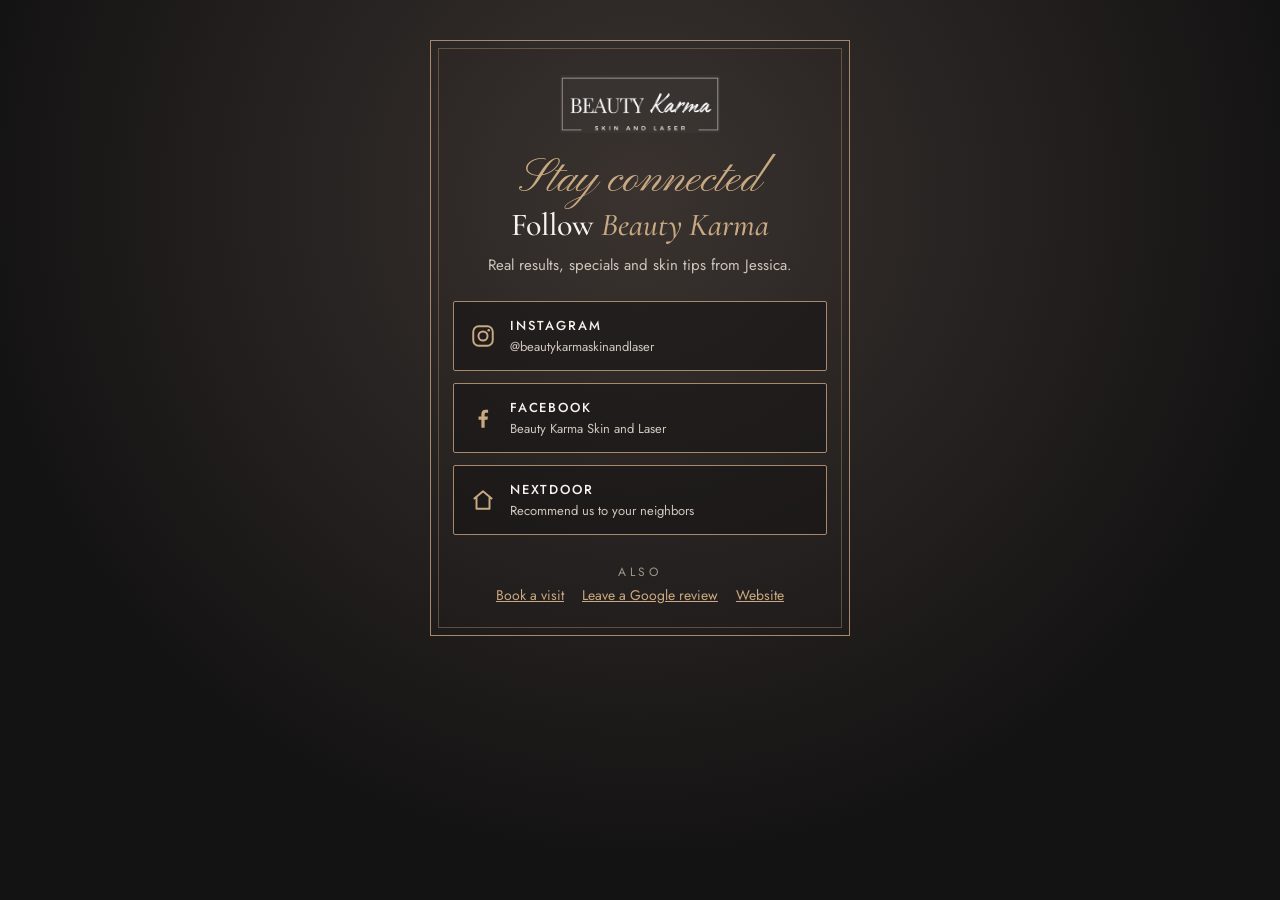
<file: follow/index.html>
<!doctype html><html lang="en"><head><meta charset="utf-8"><meta name="viewport" content="width=device-width, initial-scale=1">
<meta name="robots" content="noindex, nofollow"><title>Follow Beauty Karma Skin and Laser</title>
<meta property="og:title" content="Follow Beauty Karma Skin and Laser ✨">
<meta property="og:description" content="Results, specials and skin tips from Jessica in Washington, Utah.">
<meta property="og:image" content="https://beautykarmaskinandlaser.com/img/og.jpg"><meta property="og:image:width" content="1200"><meta property="og:image:height" content="630">
<meta property="og:url" content="https://beautykarmaskinandlaser.com/follow/"><meta property="og:type" content="website"><meta name="twitter:card" content="summary_large_image">
<link rel="icon" href="/img/apple-touch-icon.png"><link rel="apple-touch-icon" href="/img/apple-touch-icon.png">
<link href="https://fonts.googleapis.com/css2?family=Cormorant+Garamond:ital,wght@0,500;1,500&family=Jost:wght@400;500&family=Pinyon+Script&display=swap" rel="stylesheet">
<style>*{margin:0;box-sizing:border-box}html{background:#141313}
body{min-height:100vh;background:radial-gradient(circle at 50% 22%,#3a3330 0%,#141313 70%);color:#f7f2ec;font:400 16px Jost,system-ui,sans-serif;text-align:center;padding:40px 20px 48px}
.w{max-width:420px;margin:0 auto;border:1.5px solid #a88a6a;padding:34px 22px 30px;position:relative}
.w:after{content:"";position:absolute;inset:7px;border:1px solid rgba(168,138,106,.45);pointer-events:none}
.logo{height:58px;mix-blend-mode:screen}.s{font:400 46px/1 'Pinyon Script',cursive;color:#c9a982;margin-top:18px}
h1{font:500 32px/1.1 'Cormorant Garamond',serif;margin-top:4px}h1 i{color:#c9a982}
.lead{color:#cfc6bc;font-size:15px;line-height:1.5;margin:12px auto 24px;max-width:320px}
a.b{position:relative;z-index:1;display:flex;align-items:center;gap:14px;text-align:left;text-decoration:none;color:#f7f2ec;border:1px solid #a88a6a;background:rgba(20,19,19,.55);padding:14px 16px;margin-top:12px;border-radius:2px}
a.b:hover,a.b:active{background:#a88a6a;color:#141313}a.b svg{width:26px;height:26px;flex:none;color:#c9a982}a.b:hover svg{color:#141313}
a.b b{display:block;font-weight:500;letter-spacing:.14em;text-transform:uppercase;font-size:13px}a.b span{display:block;font-size:13px;color:#cfc6bc;margin-top:2px}
a.b:hover span{color:#141313}.k{font-size:12px;letter-spacing:.3em;text-transform:uppercase;color:#9f968c;margin:28px 0 4px}
.sm{position:relative;z-index:1;display:flex;justify-content:center;flex-wrap:wrap;gap:8px 18px;font-size:14px}.sm a{color:#c9a982}</style></head><body>
<div class="w"><img class="logo" src="/img/logo.jpg" alt="Beauty Karma Skin and Laser">
<div class="s">Stay connected</div><h1>Follow <i>Beauty Karma</i></h1>
<p class="lead">Real results, specials and skin tips from Jessica.</p>
<a class="b" href="https://www.instagram.com/beautykarmaskinandlaser"><svg viewBox="0 0 24 24" aria-hidden="true"><rect x="3" y="3" width="18" height="18" rx="5" fill="none" stroke="currentColor" stroke-width="1.8"/><circle cx="12" cy="12" r="4.2" fill="none" stroke="currentColor" stroke-width="1.8"/><circle cx="17.3" cy="6.7" r="1.2" fill="currentColor"/></svg><div><b>Instagram</b><span>@beautykarmaskinandlaser</span></div></a>
<a class="b" href="https://www.facebook.com/beautykarmaskinandlaser"><svg viewBox="0 0 24 24" aria-hidden="true"><path fill="currentColor" d="M13.5 21v-7.5h2.6l.4-3h-3V8.6c0-.9.3-1.5 1.6-1.5h1.6V4.4c-.3 0-1.2-.1-2.3-.1-2.3 0-3.9 1.4-3.9 4v2.2H7.9v3h2.6V21h3z"/></svg><div><b>Facebook</b><span>Beauty Karma Skin and Laser</span></div></a>
<a class="b" href="https://nextdoor.com/pages/beauty-karma-skin-and-laser-washington-ut/"><svg viewBox="0 0 24 24" aria-hidden="true"><path fill="none" stroke="currentColor" stroke-width="1.8" stroke-linejoin="round" d="M3.5 11 12 4l8.5 7M6 9.5V20h12V9.5"/></svg><div><b>Nextdoor</b><span>Recommend us to your neighbors</span></div></a>
<p class="k">Also</p><div class="sm"><a href="https://www.vagaro.com/beautykarmaskinandlaser/book-now">Book a visit</a><a href="/review/">Leave a Google review</a><a href="/">Website</a></div>
</div></body></html>
</file>
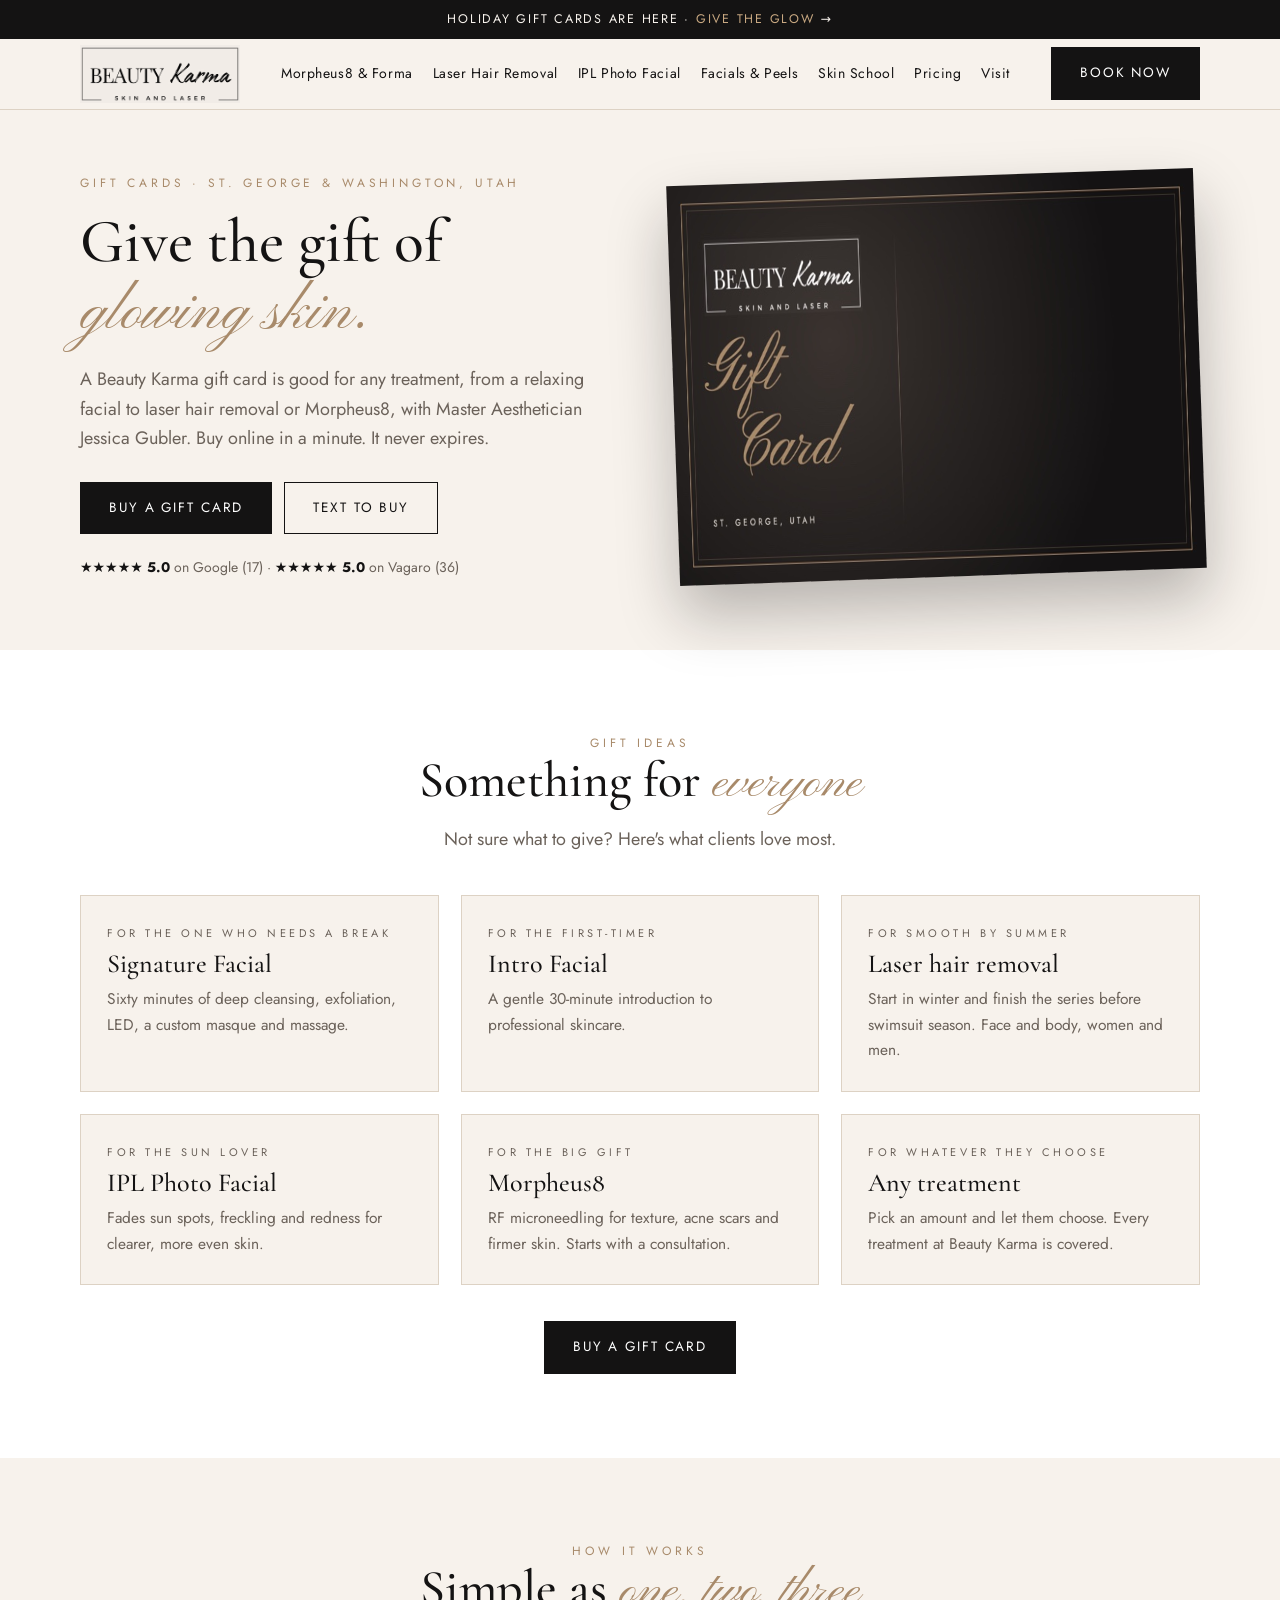
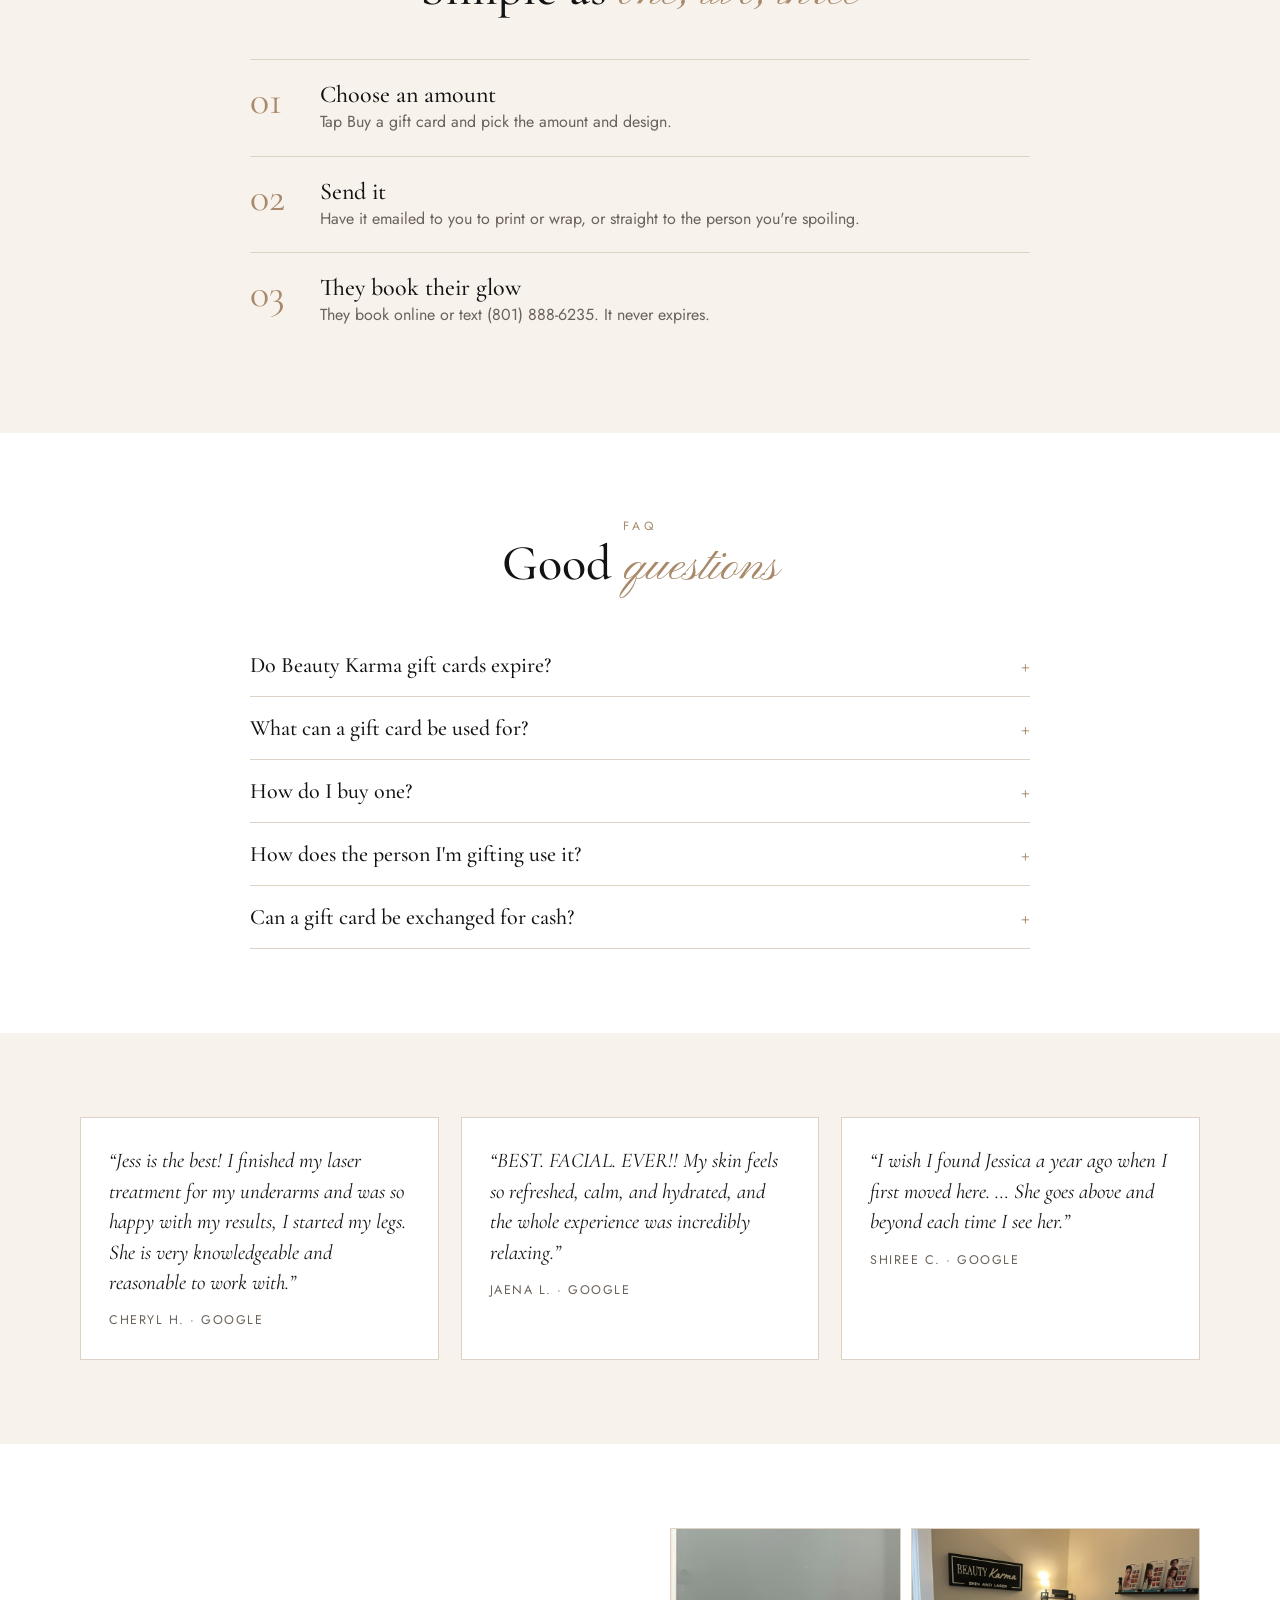
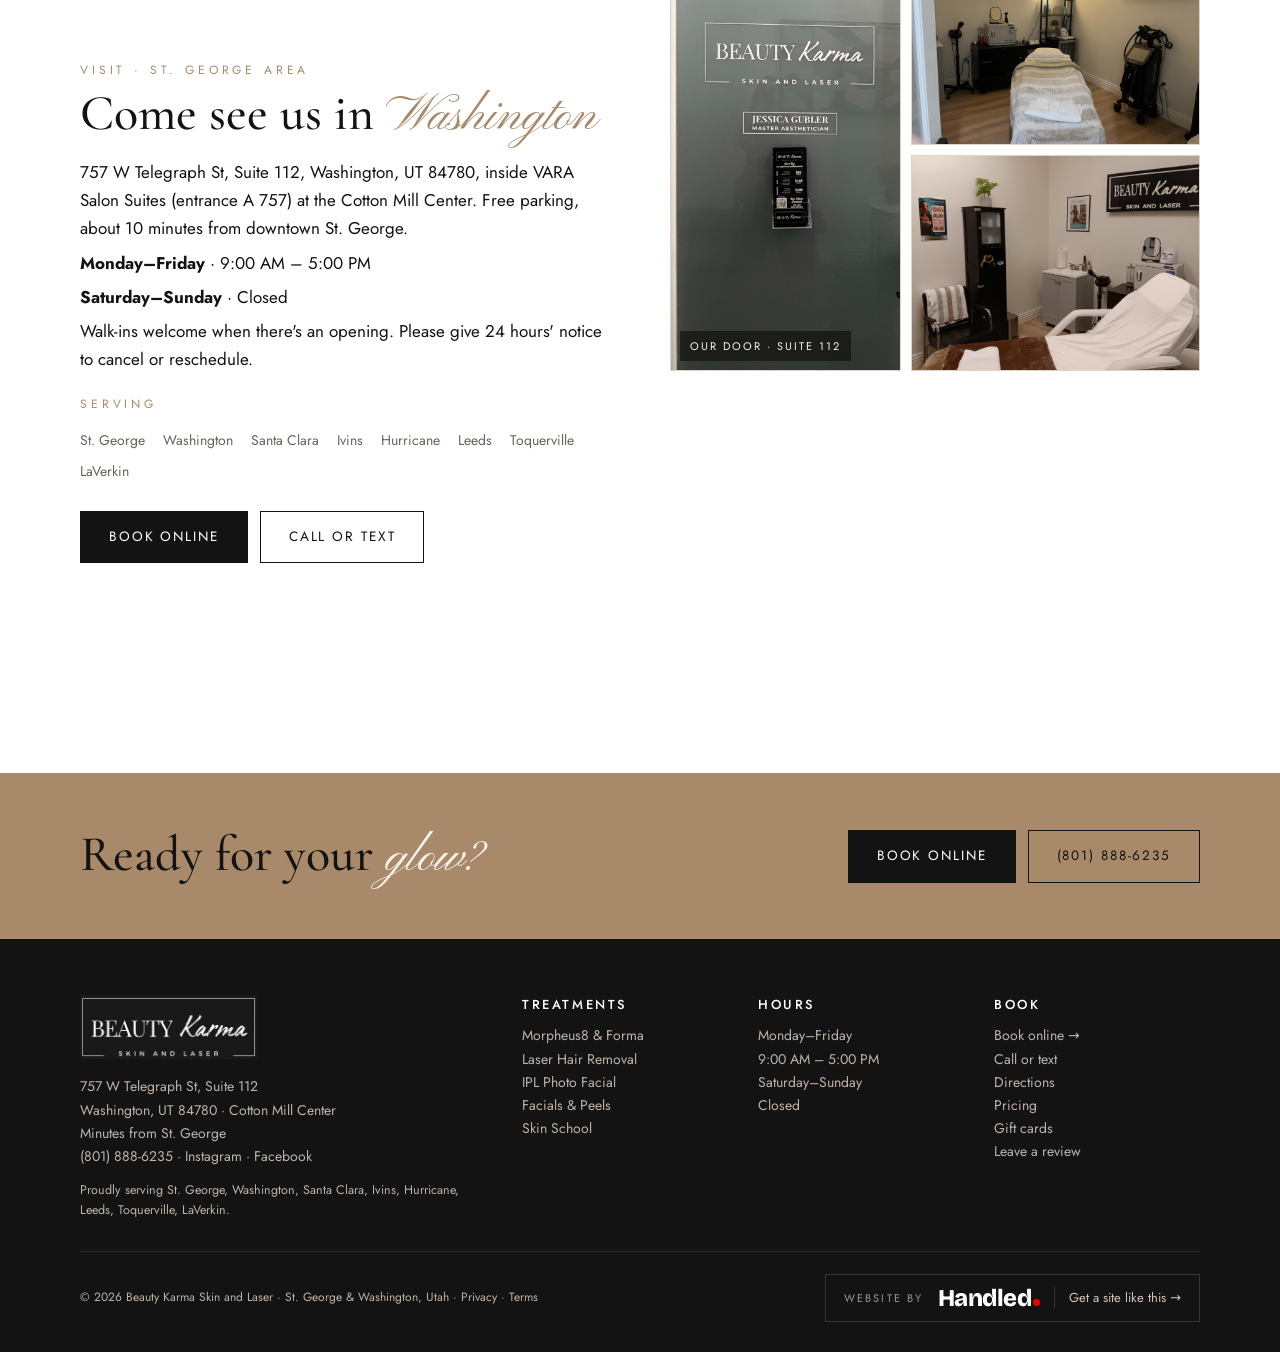
<file: gift-cards/index.html>
<!doctype html><html lang="en"><head><meta charset="utf-8">
<meta name="viewport" content="width=device-width,initial-scale=1">
<title>Gift Cards: Facials, Laser &amp; Morpheus8 in Washington & St. George | Beauty Karma Skin and Laser</title>
<meta name="description" content="Beauty Karma gift cards for facials, laser hair removal, IPL and Morpheus8 in St. George and Washington, UT. Buy online in a minute. Never expires.">
<link rel="canonical" href="https://beautykarmaskinandlaser.com/gift-cards/">
<link rel="icon" href="data:image/svg+xml,%3Csvg xmlns='http://www.w3.org/2000/svg' viewBox='0 0 64 64'%3E%3Crect width='64' height='64' fill='%23141313'/%3E%3Ctext x='32' y='46' font-family='Georgia,serif' font-size='40' font-style='italic' fill='%23a88a6a' text-anchor='middle'%3EK%3C/text%3E%3C/svg%3E"><link rel="apple-touch-icon" href="/img/apple-touch-icon.png">
<meta property="og:type" content="website"><meta property="og:url" content="https://beautykarmaskinandlaser.com/gift-cards/"><meta property="og:title" content="Gift Cards: Facials, Laser &amp;amp; Morpheus8 in Washington &amp; St. George | Beauty Karma Skin and Laser">
<meta property="og:description" content="Beauty Karma gift cards for facials, laser hair removal, IPL and Morpheus8 in St. George and Washington, UT. Buy online in a minute. Never expires."><meta property="og:image" content="https://beautykarmaskinandlaser.com/img/og.jpg">
<meta property="og:image:width" content="1200"><meta property="og:image:height" content="630"><meta name="twitter:card" content="summary_large_image">
<meta name="theme-color" content="#141313">
<link rel="preconnect" href="https://fonts.googleapis.com"><link rel="preconnect" href="https://fonts.gstatic.com" crossorigin><link rel="stylesheet" href="https://fonts.googleapis.com/css2?family=Bricolage+Grotesque:wght@800&amp;text=Handled&amp;display=swap" media="print" onload="this.media='all'"><link rel="stylesheet" href="https://fonts.googleapis.com/css2?family=Cormorant+Garamond:ital,wght@0,500;1,500&family=Jost:wght@400;500&family=Pinyon+Script&display=swap" media="print" onload="this.media='all'"><noscript><link rel="stylesheet" href="https://fonts.googleapis.com/css2?family=Bricolage+Grotesque:wght@800&amp;text=Handled&amp;display=swap"><link rel="stylesheet" href="https://fonts.googleapis.com/css2?family=Cormorant+Garamond:ital,wght@0,500;1,500&family=Jost:wght@400;500&family=Pinyon+Script&display=swap"></noscript><link rel="stylesheet" href="/style.css">
<script type="application/ld+json">{"@context": "https://schema.org", "@type": ["HealthAndBeautyBusiness", "MedicalBusiness"], "name": "Beauty Karma Skin and Laser", "url": "https://beautykarmaskinandlaser.com/", "telephone": "+18018886235", "image": "https://beautykarmaskinandlaser.com/img/og.jpg", "priceRange": "$$", "address": {"@type": "PostalAddress", "streetAddress": "757 W Telegraph St, Suite 112", "addressLocality": "Washington", "addressRegion": "UT", "postalCode": "84780", "addressCountry": "US"}, "geo": {"@type": "GeoCoordinates", "latitude": 37.1274348, "longitude": -113.5224998}, "openingHoursSpecification": [{"@type": "OpeningHoursSpecification", "dayOfWeek": ["Monday", "Tuesday", "Wednesday", "Thursday", "Friday"], "opens": "09:00", "closes": "17:00"}], "founder": {"@type": "Person", "name": "Jessica Gubler", "jobTitle": "Master Aesthetician"}, "sameAs": ["https://www.instagram.com/beautykarmaskinandlaser", "https://www.facebook.com/beautykarmaskinandlaser", "https://www.vagaro.com/beautykarmaskinandlaser", "https://www.yelp.com/biz/beauty-karma-skin-and-laser-washington", "https://www.google.com/maps/place/?q=place_id:ChIJtXE7d6pbyoAR7dyeYDTf-vc"], "hasMap": "https://www.google.com/maps/place/Beauty+Karma+Skin+And+Laser/@37.1274348,-113.5224998,17z", "areaServed": ["St. George", "Washington", "Santa Clara", "Ivins", "Hurricane", "Leeds", "Toquerville", "LaVerkin"]}</script><script type="application/ld+json">{"@context": "https://schema.org", "@type": "FAQPage", "mainEntity": [{"@type": "Question", "name": "Do Beauty Karma gift cards expire?", "acceptedAnswer": {"@type": "Answer", "text": "Never. Your gift card is good until it's used."}}, {"@type": "Question", "name": "What can a gift card be used for?", "acceptedAnswer": {"@type": "Answer", "text": "Any treatment at Beauty Karma: facials, peels, microneedling, laser hair removal, IPL, Forma and Morpheus8."}}, {"@type": "Question", "name": "How do I buy one?", "acceptedAnswer": {"@type": "Answer", "text": "Online through my booking page in about a minute, or text me at (801) 888-6235 and I'll set one up for you."}}, {"@type": "Question", "name": "How does the person I'm gifting use it?", "acceptedAnswer": {"@type": "Answer", "text": "They book online or text me at (801) 888-6235, and the gift card is applied at checkout."}}, {"@type": "Question", "name": "Can a gift card be exchanged for cash?", "acceptedAnswer": {"@type": "Answer", "text": "No, gift cards can't be exchanged for cash."}}]}</script></head><body><a class="ann" href="/gift-cards/">Holiday gift cards are here &middot; <u>Give the glow</u> &rarr;</a><header class="top"><div class="wrap">
<a class="logo" href="/" aria-label="Beauty Karma Skin and Laser home"><img class="lg lg-light" src="/img/logo.jpg" alt="Beauty Karma Skin and Laser"></a>
<nav class="nav" id="nav"><a href="/morpheus8/">Morpheus8 &amp; Forma</a><a href="/laser-hair-removal/">Laser Hair Removal</a><a href="/ipl-photofacial/">IPL Photo Facial</a><a href="/facials-and-peels/">Facials &amp; Peels</a><a href="/skin-school/">Skin School</a><a href="/pricing/">Pricing</a><a href="/#visit">Visit</a></nav>
<a class="btn" href="https://www.vagaro.com/beautykarmaskinandlaser/book-now">Book now</a>
<button class="menu" onclick="document.getElementById('nav').classList.toggle('open')" aria-label="Menu">MENU</button>
</div></header>
<main>
<section class="hero"><div class="wrap">
<div><p class="kicker">Gift cards &middot; St. George &amp; Washington, Utah</p>
<h1>Give the gift of<br><i>glowing skin.</i></h1>
<p class="lead">A Beauty Karma gift card is good for any treatment, from a relaxing facial to laser hair removal or Morpheus8, with Master Aesthetician Jessica Gubler. Buy online in a minute. It never expires.</p>
<div class="cta"><a class="btn" href="https://www.vagaro.com/beautykarmaskinandlaser/gift-certificates">Buy a gift card</a><a class="btn ghost" href="sms:+18018886235">Text to buy</a></div>
<p class="stars"><b>★★★★★ 5.0</b> on Google (17) · <b>★★★★★ 5.0</b> on Vagaro (36)</p></div>
<div style="display:flex;justify-content:center"><img class="gcard" src="/img/gift-card.jpg" alt="Beauty Karma Skin and Laser gift card" width="700" height="400"></div>
</div></section>
<section class="alt"><div class="wrap"><div class="center head"><p class="kicker">Gift ideas</p><h2>Something for <i>everyone</i></h2>
<p class="lead">Not sure what to give? Here's what clients love most.</p></div><div class="grid g3"><div class="idea"><p class="kicker">For the one who needs a break</p><h3>Signature Facial</h3><p>Sixty minutes of deep cleansing, exfoliation, LED, a custom masque and massage.</p></div><div class="idea"><p class="kicker">For the first-timer</p><h3>Intro Facial</h3><p>A gentle 30-minute introduction to professional skincare.</p></div><div class="idea"><p class="kicker">For smooth by summer</p><h3>Laser hair removal</h3><p>Start in winter and finish the series before swimsuit season. Face and body, women and men.</p></div><div class="idea"><p class="kicker">For the sun lover</p><h3>IPL Photo Facial</h3><p>Fades sun spots, freckling and redness for clearer, more even skin.</p></div><div class="idea"><p class="kicker">For the big gift</p><h3>Morpheus8</h3><p>RF microneedling for texture, acne scars and firmer skin. Starts with a consultation.</p></div><div class="idea"><p class="kicker">For whatever they choose</p><h3>Any treatment</h3><p>Pick an amount and let them choose. Every treatment at Beauty Karma is covered.</p></div></div>
<div class="cta" style="justify-content:center;margin-top:36px"><a class="btn" href="https://www.vagaro.com/beautykarmaskinandlaser/gift-certificates">Buy a gift card</a></div></div></section>
<section><div class="wrap" style="max-width:820px"><div class="center head"><p class="kicker">How it works</p><h2>Simple as <i>one, two, three</i></h2></div><div class="step"><b>01</b><div><h4>Choose an amount</h4><p>Tap Buy a gift card and pick the amount and design.</p></div></div><div class="step"><b>02</b><div><h4>Send it</h4><p>Have it emailed to you to print or wrap, or straight to the person you're spoiling.</p></div></div><div class="step"><b>03</b><div><h4>They book their glow</h4><p>They book online or text (801) 888-6235. It never expires.</p></div></div></div></section>
<section class="alt"><div class="wrap" style="max-width:820px"><div class="center head"><p class="kicker">FAQ</p><h2>Good <i>questions</i></h2></div><div class="faq"><details><summary>Do Beauty Karma gift cards expire?</summary><p>Never. Your gift card is good until it's used.</p></details><details><summary>What can a gift card be used for?</summary><p>Any treatment at Beauty Karma: facials, peels, microneedling, laser hair removal, IPL, Forma and Morpheus8.</p></details><details><summary>How do I buy one?</summary><p>Online through my booking page in about a minute, or text me at (801) 888-6235 and I'll set one up for you.</p></details><details><summary>How does the person I'm gifting use it?</summary><p>They book online or text me at (801) 888-6235, and the gift card is applied at checkout.</p></details><details><summary>Can a gift card be exchanged for cash?</summary><p>No, gift cards can't be exchanged for cash.</p></details></div></div></section>
<section><div class="wrap"><div class="grid g3"><div class="quote"><p>“Jess is the best! I finished my laser treatment for my underarms and was so happy with my results, I started my legs. She is very knowledgeable and reasonable to work with.”</p><span>Cheryl H. · Google</span></div><div class="quote"><p>“BEST. FACIAL. EVER!! My skin feels so refreshed, calm, and hydrated, and the whole experience was incredibly relaxing.”</p><span>Jaena L. · Google</span></div><div class="quote"><p>“I wish I found Jessica a year ago when I first moved here. … She goes above and beyond each time I see her.”</p><span>Shiree C. · Google</span></div></div></div></section>
<section id="visit" class="alt"><div class="wrap split">
<div class="info"><p class="kicker">Visit · St. George area</p><h2>Come see us in <i>Washington</i></h2>
<p>757 W Telegraph St, Suite 112, Washington, UT 84780, inside VARA Salon Suites (entrance A 757) at the Cotton Mill Center. Free parking, about 10 minutes from downtown St. George.</p>
<p><b>Monday–Friday</b> · 9:00 AM – 5:00 PM</p><p><b>Saturday–Sunday</b> · Closed</p><p>Walk-ins welcome when there's an opening. Please give 24 hours' notice to cancel or reschedule.</p>
<p class="kicker" style="margin-top:22px">Serving</p><div class="towns"><span>St. George</span><span>Washington</span><span>Santa Clara</span><span>Ivins</span><span>Hurricane</span><span>Leeds</span><span>Toquerville</span><span>LaVerkin</span></div>
<div class="cta"><a class="btn" href="https://www.vagaro.com/beautykarmaskinandlaser/book-now">Book online</a><a class="btn ghost" href="tel:+18018886235">Call or text</a></div></div>
<div><div class="suite"><figure class="door"><img loading="lazy" src="/img/suite-door.jpg" alt="The Beauty Karma Skin and Laser door at Suite 112, 757 W Telegraph St, Washington, Utah"><figcaption>Our door · Suite 112</figcaption></figure><img loading="lazy" src="/img/suite-laser-room.jpg" alt="Laser treatment room at Beauty Karma Skin and Laser, Washington, Utah"><img loading="lazy" src="/img/suite-facial-room.jpg" alt="Facial room at Beauty Karma Skin and Laser, Washington, Utah"></div>
<iframe class="map" loading="lazy" title="Map to Beauty Karma Skin and Laser" src="https://www.google.com/maps?q=Beauty+Karma+Skin+And+Laser,+757+W+Telegraph+St+Suite+112,+Washington,+UT+84780&output=embed"></iframe></div>
</div></section>
</main>
<section class="band"><div class="wrap"><h2>Ready for your <i>glow?</i></h2>
<div class="cta" style="margin:0"><a class="btn" href="https://www.vagaro.com/beautykarmaskinandlaser/book-now">Book online</a><a class="btn ghost" style="border-color:var(--ink)" href="tel:+18018886235">(801) 888-6235</a></div></div></section>
<footer><div class="wrap">
<div><a class="logo" href="/" style="align-items:flex-start"><img class="lg lg-dark" src="/img/logo.jpg" alt="Beauty Karma Skin and Laser"></a>
<p style="margin-top:16px">757 W Telegraph St, Suite 112<br>Washington, UT 84780 · Cotton Mill Center<br>Minutes from St. George</p>
<p><a href="tel:+18018886235">(801) 888-6235</a> · <a href="https://www.instagram.com/beautykarmaskinandlaser">Instagram</a> · <a href="https://www.facebook.com/beautykarmaskinandlaser">Facebook</a></p>
<p style="margin-top:12px;font-size:12.5px">Proudly serving St. George, Washington, Santa Clara, Ivins, Hurricane, Leeds, Toquerville, LaVerkin.</p></div>
<div><h5>Treatments</h5><p><a href="/morpheus8/">Morpheus8 &amp; Forma</a></p><p><a href="/laser-hair-removal/">Laser Hair Removal</a></p><p><a href="/ipl-photofacial/">IPL Photo Facial</a></p><p><a href="/facials-and-peels/">Facials &amp; Peels</a></p><p><a href="/skin-school/">Skin School</a></p></div>
<div><h5>Hours</h5><p>Monday–Friday<br>9:00 AM – 5:00 PM</p><p>Saturday–Sunday<br>Closed</p></div>
<div><h5>Book</h5><p><a href="https://www.vagaro.com/beautykarmaskinandlaser/book-now">Book online →</a></p><p><a href="tel:+18018886235">Call or text</a></p><p><a href="https://www.google.com/maps/place/Beauty+Karma+Skin+And+Laser/@37.1274348,-113.5224998,17z">Directions</a></p><p><a href="/pricing/">Pricing</a></p><p><a href="/gift-cards/">Gift cards</a></p><p><a href="/review/">Leave a review</a></p></div>
<div class="credit"><span>© 2026 Beauty Karma Skin and Laser · St. George &amp; Washington, Utah · <a href="/privacy/">Privacy</a> · <a href="/terms/">Terms</a></span><a class="hbadge" href="https://handleditforyou.com/?utm_source=beautykarma&amp;utm_medium=footer_credit" target="_blank" rel="noopener" aria-label="Website by Handled. Get a site like this.">
<span class="hb-s">Website by</span><span class="hb-logo">Handled<i></i></span><span class="hb-cta">Get a site like this &rarr;</span></a></div>
</div></footer>
<div class="mbar"><a href="https://www.vagaro.com/beautykarmaskinandlaser/book-now">Book now</a><a href="tel:+18018886235">Call</a></div>
<script>
document.querySelectorAll('.ba input').forEach(r=>{const b=r.closest('.ba');const s=()=>b.style.setProperty('--x',r.value+'%');r.addEventListener('input',s);s();});
(function(){const h=document.querySelector('.ba.hint');if(!h||matchMedia('(prefers-reduced-motion: reduce)').matches)return;
const r=h.querySelector('input');let stop=false,timer;const set=v=>{h.style.setProperty('--x',v+'%');r.value=v;};
['pointerdown','touchstart','input','keydown'].forEach(e=>h.addEventListener(e,()=>{stop=true;clearTimeout(timer);},{passive:true}));
const keys=[[0,50],[700,28],[1500,72],[2200,50]],ease=t=>t<.5?2*t*t:1-Math.pow(-2*t+2,2)/2;
function play(){if(stop)return;const t0=performance.now();(function f(now){if(stop)return;const t=now-t0;let i=1;while(i<keys.length&&t>keys[i][0])i++;
if(i>=keys.length){set(50);timer=setTimeout(play,4000);return;}const[a,va]=keys[i-1],[b,vb]=keys[i];set(va+(vb-va)*ease((t-a)/(b-a)));requestAnimationFrame(f);})(t0);}
new IntersectionObserver((es,o)=>{if(es[0].isIntersecting){o.disconnect();setTimeout(play,600);}},{threshold:.5}).observe(h);})();
document.querySelectorAll('[data-tabs]').forEach(g=>{const tabs=g.querySelectorAll('.tab'),panes=g.querySelectorAll('.pane');tabs.forEach((t,i)=>t.addEventListener('click',()=>{tabs.forEach(x=>x.classList.remove('on'));panes.forEach(x=>x.classList.remove('on'));t.classList.add('on');panes[i].classList.add('on')}))});
const chips=document.querySelectorAll('.chip'),rec=document.getElementById('rec');
chips.forEach(c=>c.addEventListener('click',()=>{chips.forEach(x=>x.classList.remove('on'));c.classList.add('on');rec.hidden=false;
rec.querySelector('h3').innerHTML=c.dataset.t;rec.querySelector('.why').textContent=c.dataset.w;rec.querySelector('a.more').href='/'+c.dataset.s+'/';}));
</script></body></html>
</file>
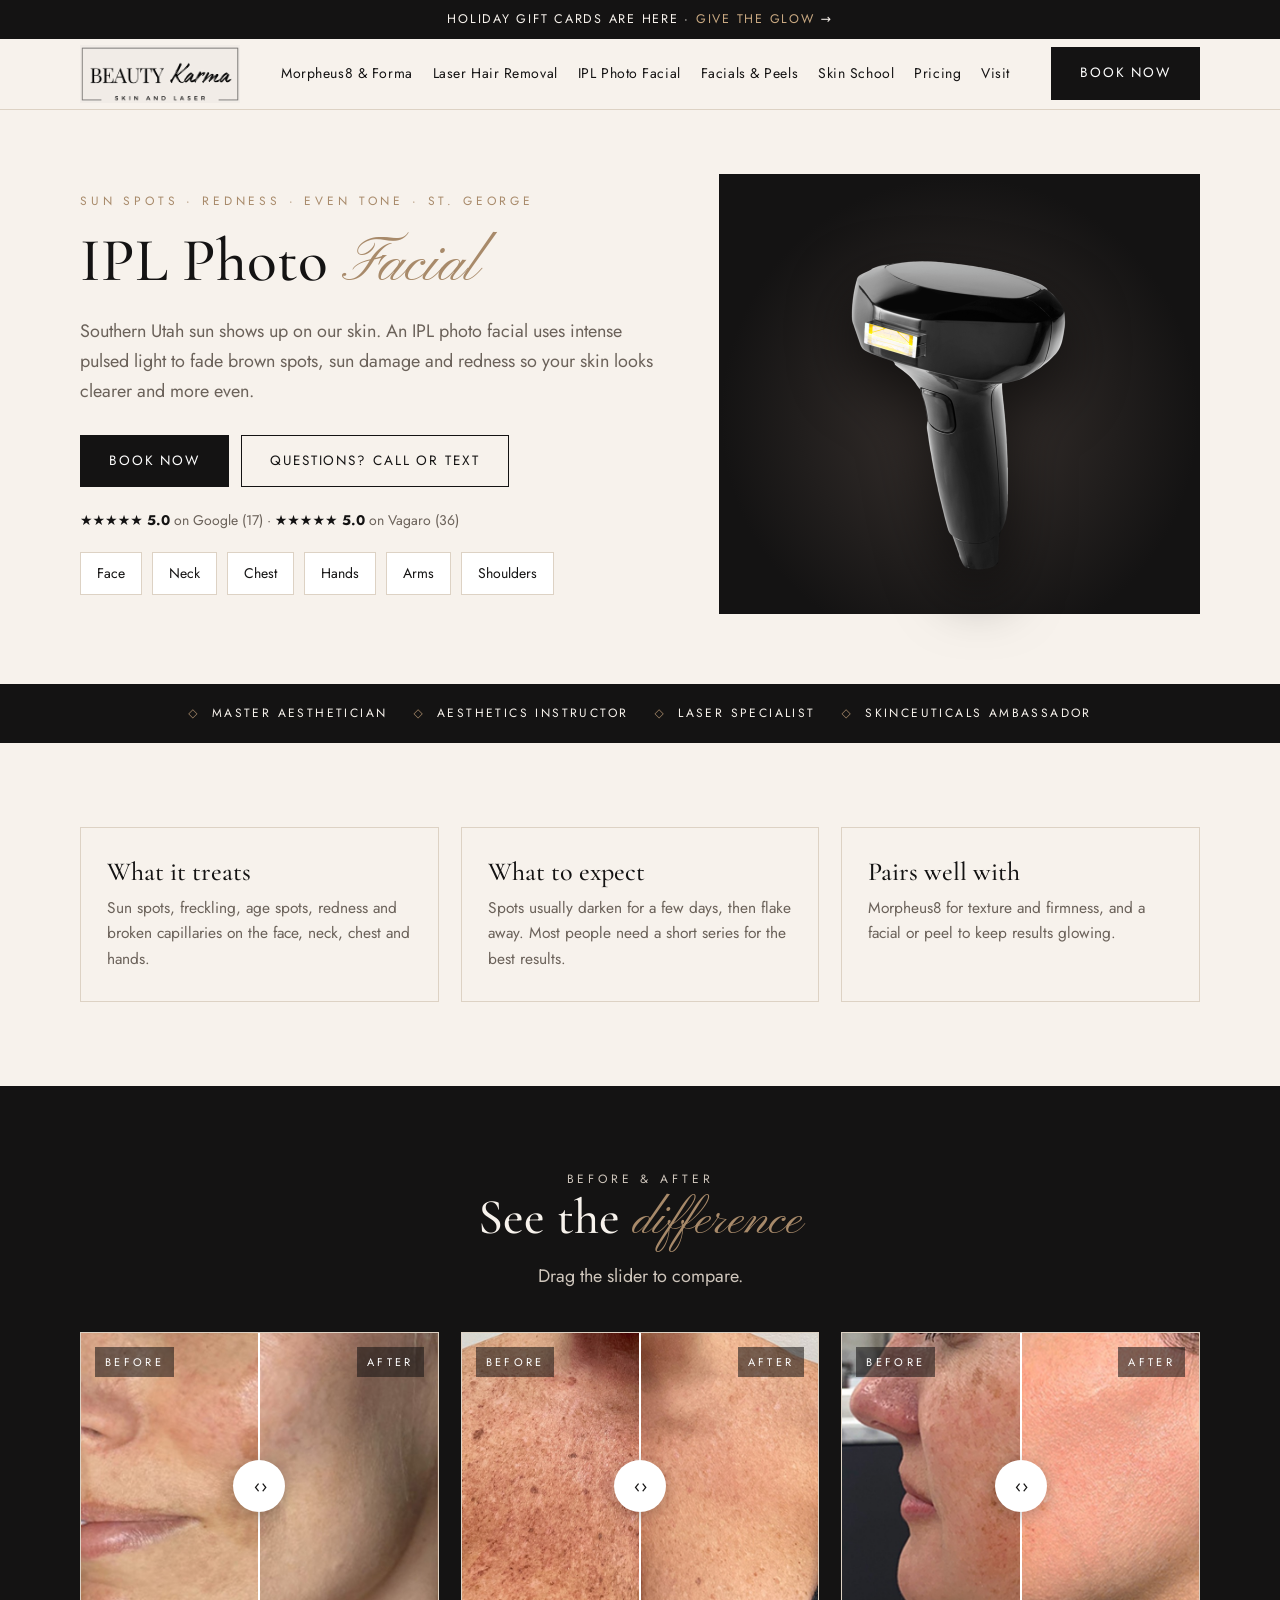
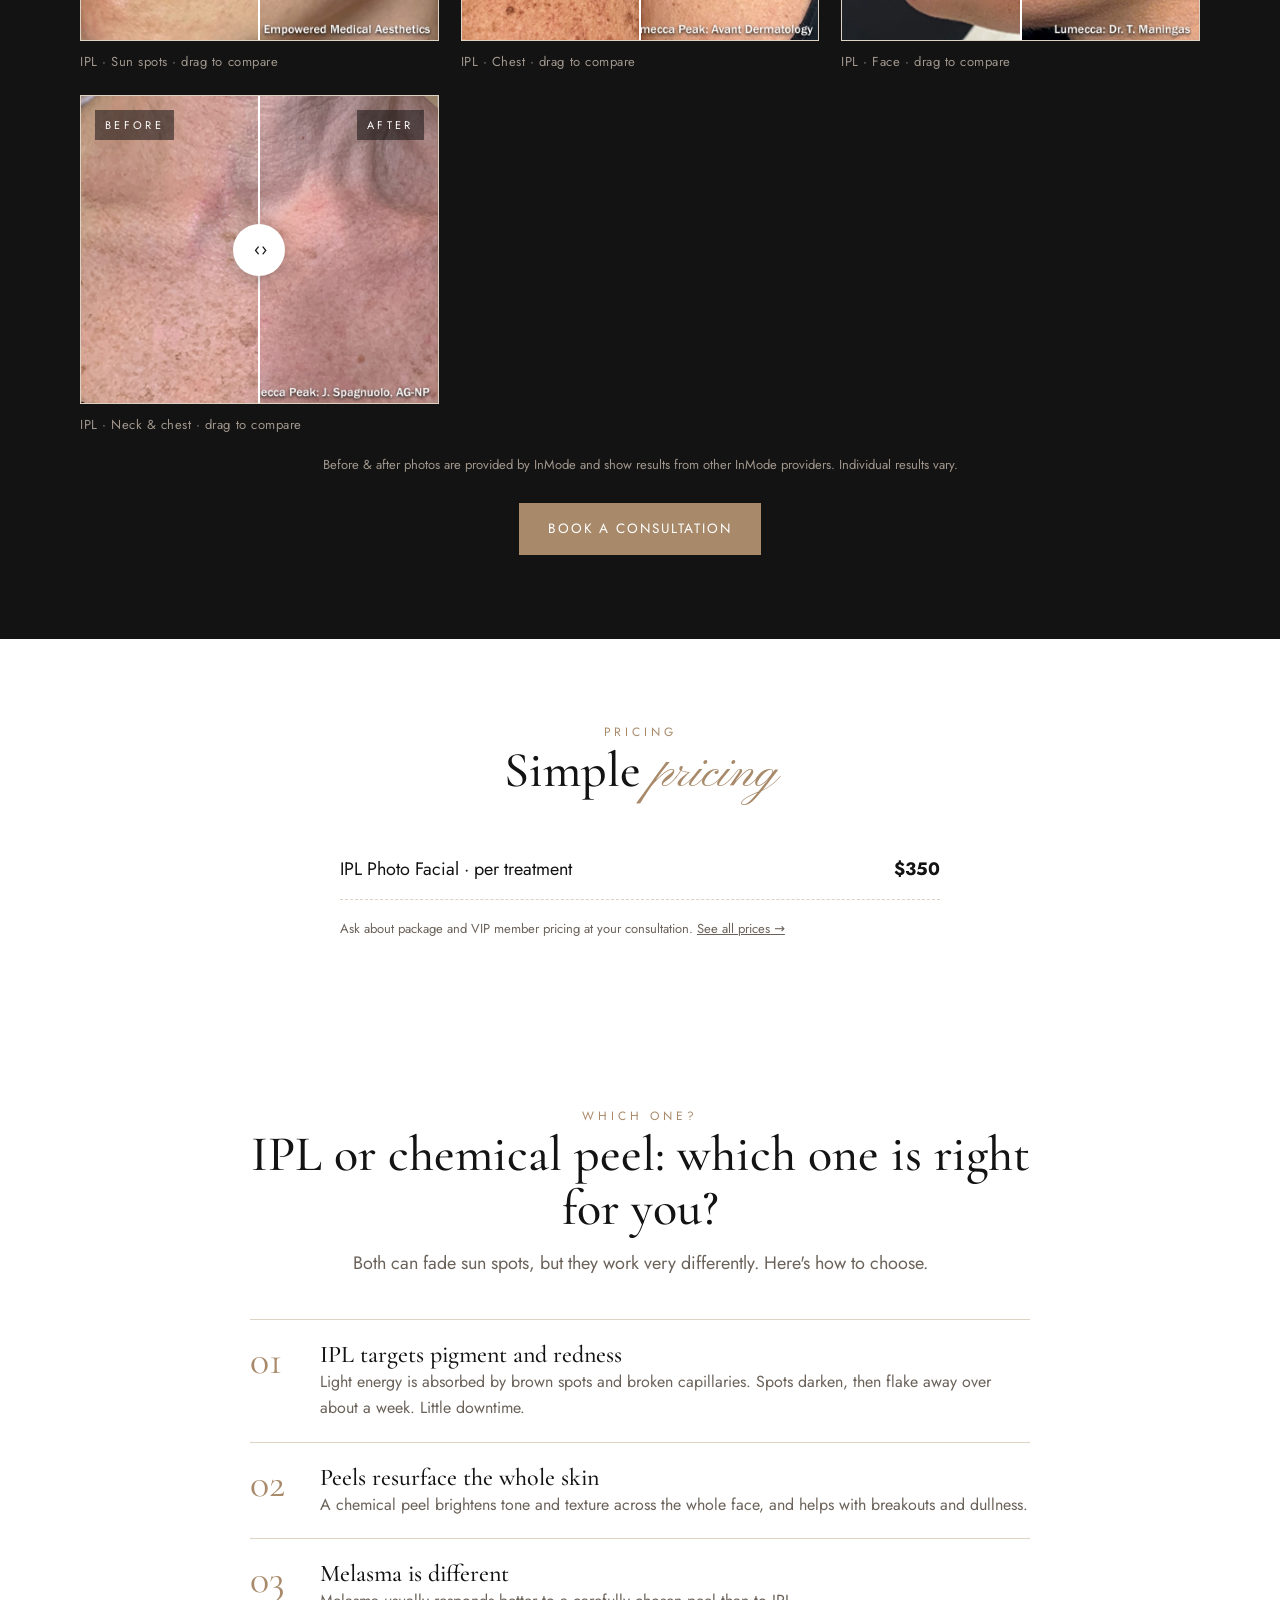
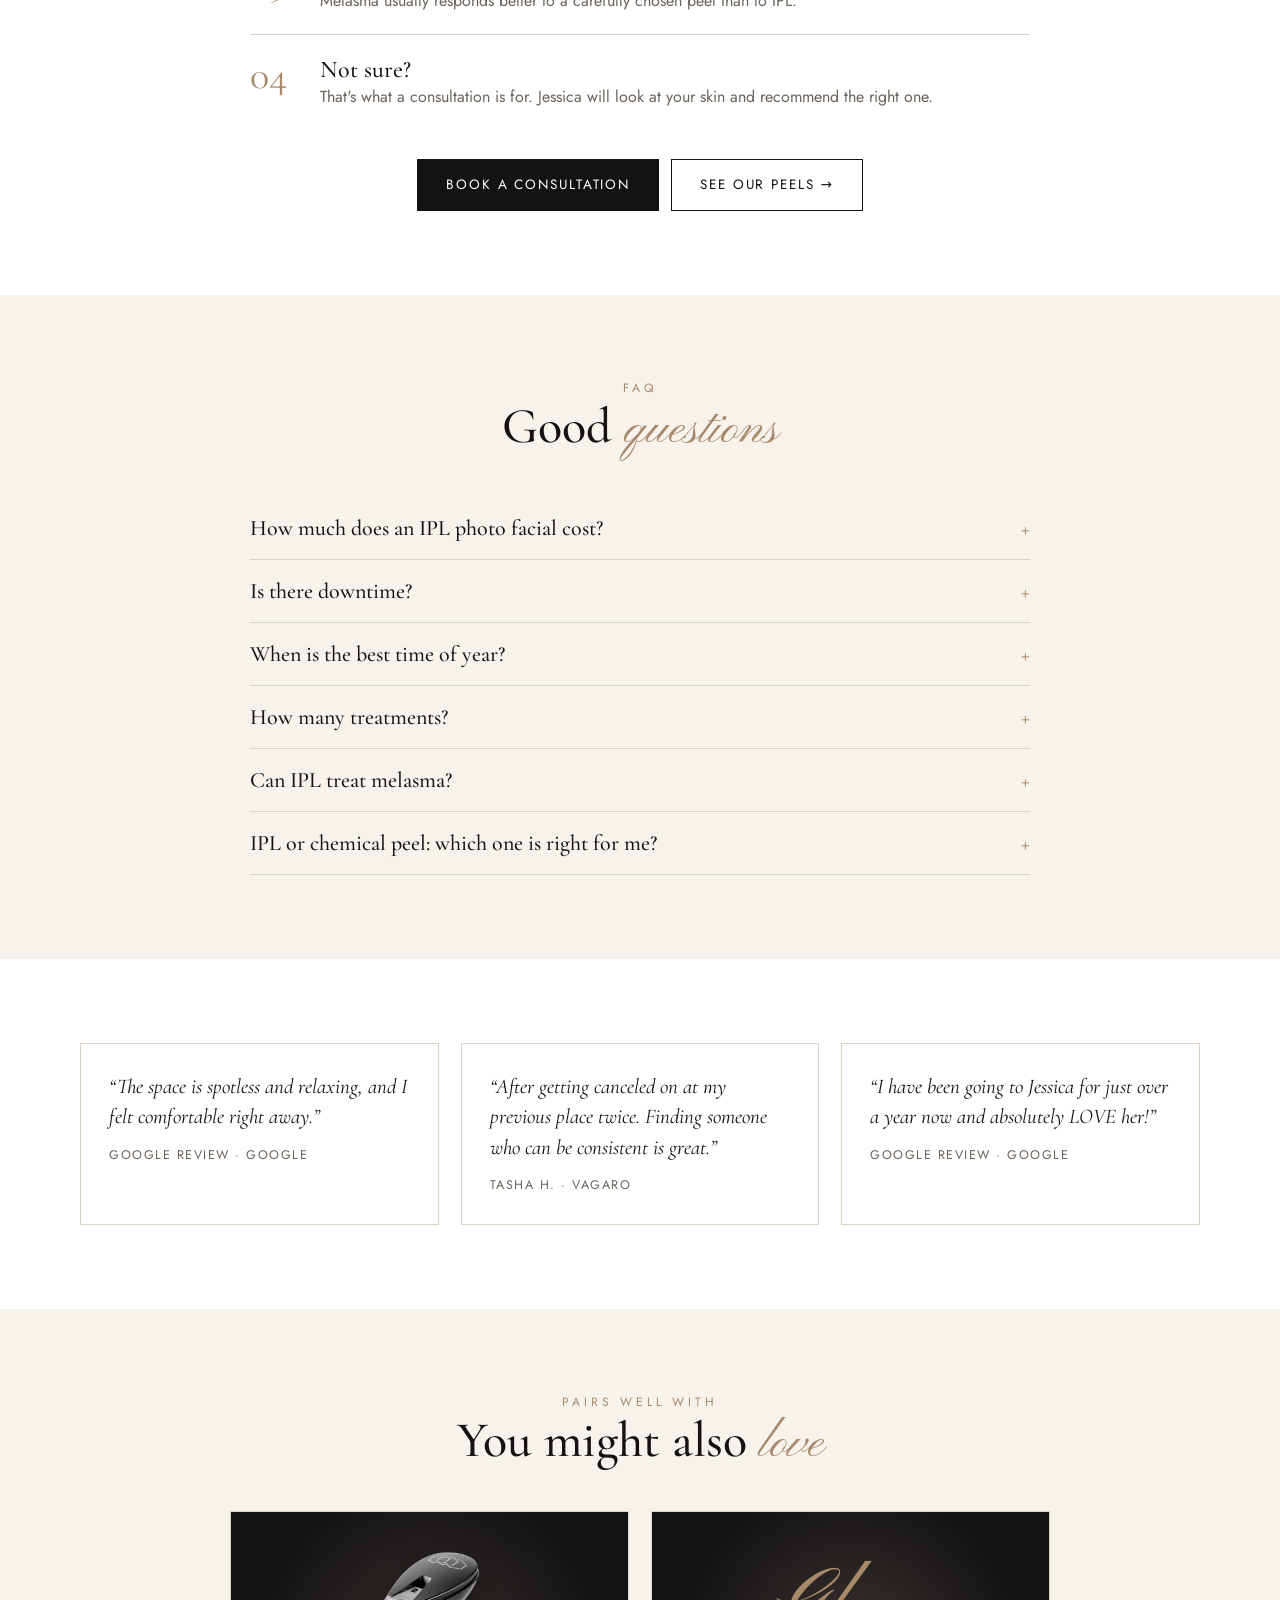
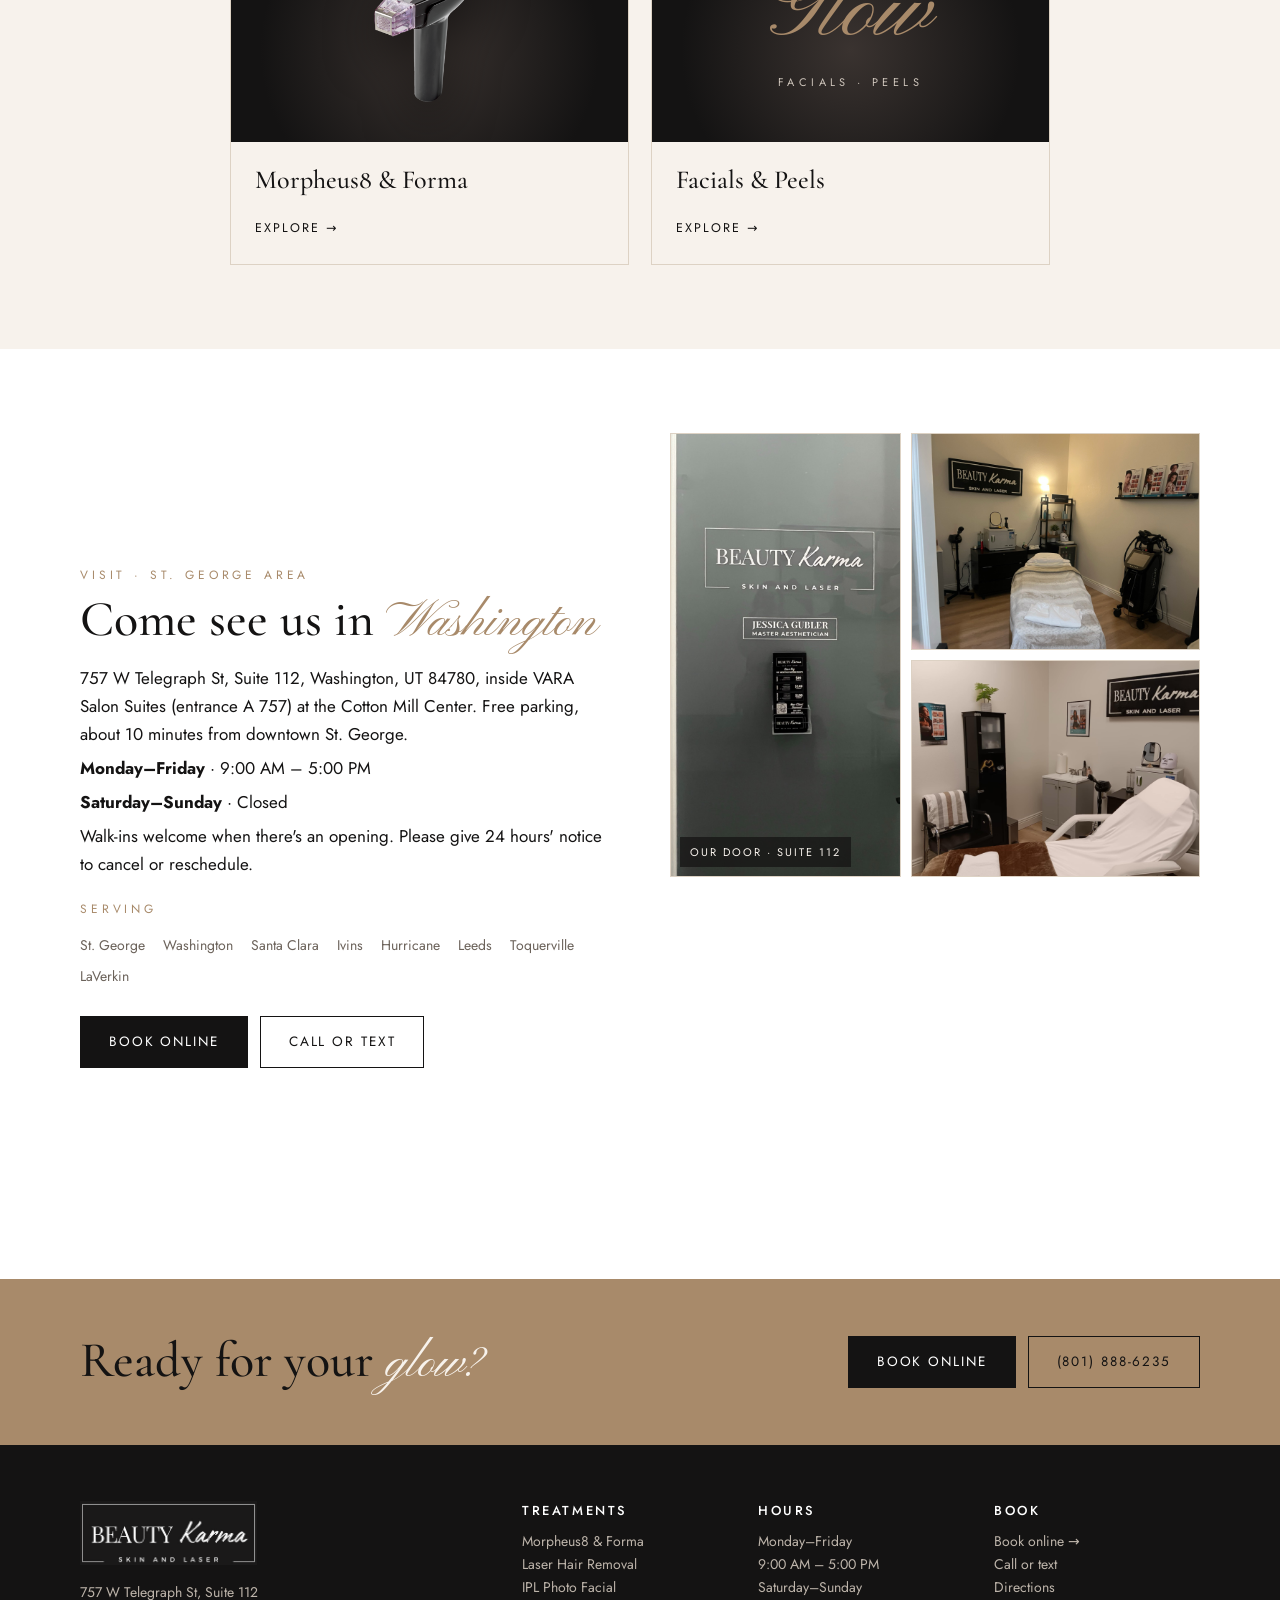
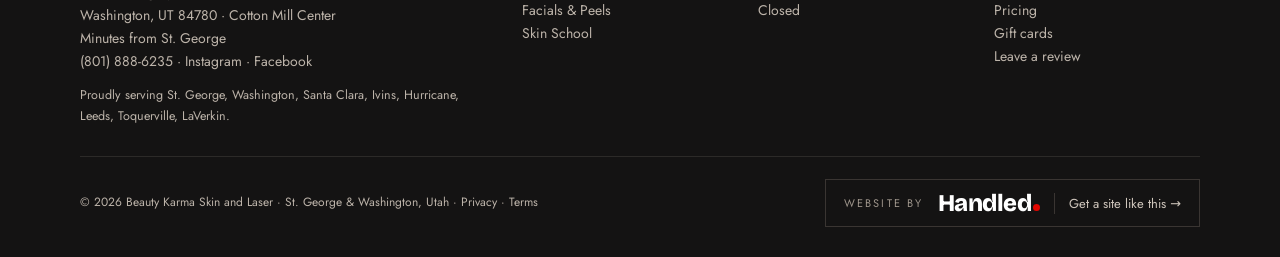
<file: ipl-photofacial/index.html>
<!doctype html><html lang="en"><head><meta charset="utf-8">
<meta name="viewport" content="width=device-width,initial-scale=1">
<title>IPL Photofacial for Sun Spots & Redness in Washington & St. George, UT | Beauty Karma Skin and Laser</title>
<meta name="description" content="IPL photofacial with InMode Lumecca in St. George &amp; Washington, UT: fade sun spots, freckling, redness and broken capillaries on the face, neck, chest and hands.">
<link rel="canonical" href="https://beautykarmaskinandlaser.com/ipl-photofacial/">
<link rel="icon" href="data:image/svg+xml,%3Csvg xmlns='http://www.w3.org/2000/svg' viewBox='0 0 64 64'%3E%3Crect width='64' height='64' fill='%23141313'/%3E%3Ctext x='32' y='46' font-family='Georgia,serif' font-size='40' font-style='italic' fill='%23a88a6a' text-anchor='middle'%3EK%3C/text%3E%3C/svg%3E"><link rel="apple-touch-icon" href="/img/apple-touch-icon.png">
<meta property="og:type" content="website"><meta property="og:url" content="https://beautykarmaskinandlaser.com/ipl-photofacial/"><meta property="og:title" content="IPL Photofacial for Sun Spots &amp; Redness in Washington &amp; St. George, UT | Beauty Karma Skin and Laser">
<meta property="og:description" content="IPL photofacial with InMode Lumecca in St. George &amp; Washington, UT: fade sun spots, freckling, redness and broken capillaries on the face, neck, chest and hands."><meta property="og:image" content="https://beautykarmaskinandlaser.com/img/og.jpg">
<meta property="og:image:width" content="1200"><meta property="og:image:height" content="630"><meta name="twitter:card" content="summary_large_image">
<meta name="theme-color" content="#141313">
<link rel="preconnect" href="https://fonts.googleapis.com"><link rel="preconnect" href="https://fonts.gstatic.com" crossorigin><link rel="stylesheet" href="https://fonts.googleapis.com/css2?family=Bricolage+Grotesque:wght@800&amp;text=Handled&amp;display=swap" media="print" onload="this.media='all'"><link rel="stylesheet" href="https://fonts.googleapis.com/css2?family=Cormorant+Garamond:ital,wght@0,500;1,500&family=Jost:wght@400;500&family=Pinyon+Script&display=swap" media="print" onload="this.media='all'"><noscript><link rel="stylesheet" href="https://fonts.googleapis.com/css2?family=Bricolage+Grotesque:wght@800&amp;text=Handled&amp;display=swap"><link rel="stylesheet" href="https://fonts.googleapis.com/css2?family=Cormorant+Garamond:ital,wght@0,500;1,500&family=Jost:wght@400;500&family=Pinyon+Script&display=swap"></noscript><link rel="preload" as="image" href="/img/tool-lumecca.png" fetchpriority="high"><link rel="stylesheet" href="/style.css">
<script type="application/ld+json">{"@context": "https://schema.org", "@type": ["HealthAndBeautyBusiness", "MedicalBusiness"], "name": "Beauty Karma Skin and Laser", "url": "https://beautykarmaskinandlaser.com/", "telephone": "+18018886235", "image": "https://beautykarmaskinandlaser.com/img/og.jpg", "priceRange": "$$", "address": {"@type": "PostalAddress", "streetAddress": "757 W Telegraph St, Suite 112", "addressLocality": "Washington", "addressRegion": "UT", "postalCode": "84780", "addressCountry": "US"}, "geo": {"@type": "GeoCoordinates", "latitude": 37.1274348, "longitude": -113.5224998}, "openingHoursSpecification": [{"@type": "OpeningHoursSpecification", "dayOfWeek": ["Monday", "Tuesday", "Wednesday", "Thursday", "Friday"], "opens": "09:00", "closes": "17:00"}], "founder": {"@type": "Person", "name": "Jessica Gubler", "jobTitle": "Master Aesthetician"}, "sameAs": ["https://www.instagram.com/beautykarmaskinandlaser", "https://www.facebook.com/beautykarmaskinandlaser", "https://www.vagaro.com/beautykarmaskinandlaser", "https://www.yelp.com/biz/beauty-karma-skin-and-laser-washington", "https://www.google.com/maps/place/?q=place_id:ChIJtXE7d6pbyoAR7dyeYDTf-vc"], "hasMap": "https://www.google.com/maps/place/Beauty+Karma+Skin+And+Laser/@37.1274348,-113.5224998,17z", "areaServed": ["St. George", "Washington", "Santa Clara", "Ivins", "Hurricane", "Leeds", "Toquerville", "LaVerkin"]}</script><script type="application/ld+json">{"@context": "https://schema.org", "@type": "FAQPage", "mainEntity": [{"@type": "Question", "name": "How much does an IPL photo facial cost?", "acceptedAnswer": {"@type": "Answer", "text": "An IPL photo facial is $350 per treatment. Ask about package and VIP member pricing at your consultation."}}, {"@type": "Question", "name": "Is there downtime?", "acceptedAnswer": {"@type": "Answer", "text": "Very little. Brown spots darken and flake off over about a week. You can wear makeup the next day."}}, {"@type": "Question", "name": "When is the best time of year?", "acceptedAnswer": {"@type": "Answer", "text": "IPL works best when you can avoid strong sun right before and after, so fall and winter are ideal here."}}, {"@type": "Question", "name": "How many treatments?", "acceptedAnswer": {"@type": "Answer", "text": "Often 2\u20134 sessions, depending on how much sun damage there is."}}, {"@type": "Question", "name": "Can IPL treat melasma?", "acceptedAnswer": {"@type": "Answer", "text": "Melasma usually responds better to a carefully chosen chemical peel. Jessica will recommend the right option at your consultation."}}, {"@type": "Question", "name": "IPL or chemical peel: which one is right for me?", "acceptedAnswer": {"@type": "Answer", "text": "IPL targets brown spots and redness with light, and has little downtime. A chemical peel resurfaces the whole face to brighten tone and texture and help with breakouts and dullness. Melasma usually responds better to a peel. Jessica will look at your skin and recommend the right one."}}]}</script></head><body><a class="ann" href="/gift-cards/">Holiday gift cards are here &middot; <u>Give the glow</u> &rarr;</a><header class="top"><div class="wrap">
<a class="logo" href="/" aria-label="Beauty Karma Skin and Laser home"><img class="lg lg-light" src="/img/logo.jpg" alt="Beauty Karma Skin and Laser"></a>
<nav class="nav" id="nav"><a href="/morpheus8/">Morpheus8 &amp; Forma</a><a href="/laser-hair-removal/">Laser Hair Removal</a><a href="/ipl-photofacial/">IPL Photo Facial</a><a href="/facials-and-peels/">Facials &amp; Peels</a><a href="/skin-school/">Skin School</a><a href="/pricing/">Pricing</a><a href="/#visit">Visit</a></nav>
<a class="btn" href="https://www.vagaro.com/beautykarmaskinandlaser/book-now">Book now</a>
<button class="menu" onclick="document.getElementById('nav').classList.toggle('open')" aria-label="Menu">MENU</button>
</div></header>
<main>
<section class="hero thero"><div class="wrap">
<div><p class="kicker">Sun spots · Redness · Even tone · St. George</p><h1>IPL Photo <i>Facial</i></h1>
<p class="lead">Southern Utah sun shows up on our skin. An IPL photo facial uses intense pulsed light to fade brown spots, sun damage and redness so your skin looks clearer and more even.</p>
<div class="cta"><a class="btn" href="https://www.vagaro.com/beautykarmaskinandlaser/book-now">Book now</a><a class="btn ghost" href="tel:+18018886235">Questions? Call or text</a></div>
<p class="stars"><b>★★★★★ 5.0</b> on Google (17) · <b>★★★★★ 5.0</b> on Vagaro (36)</p><div class="areas"><span>Face</span><span>Neck</span><span>Chest</span><span>Hands</span><span>Arms</span><span>Shoulders</span></div></div>
<div class="devs"><img src="/img/tool-lumecca.png" alt="" width="480" height="720"></div>
</div></section>
<div class="creds"><div class="wrap"><span>Master Aesthetician</span><span>Aesthetics Instructor</span><span>Laser Specialist</span><span>SkinCeuticals Ambassador</span></div></div>
<section><div class="wrap"><div class="grid g3"><div class="card plain"><h3>What it treats</h3><p>Sun spots, freckling, age spots, redness and broken capillaries on the face, neck, chest and hands.</p></div><div class="card plain"><h3>What to expect</h3><p>Spots usually darken for a few days, then flake away. Most people need a short series for the best results.</p></div><div class="card plain"><h3>Pairs well with</h3><p>Morpheus8 for texture and firmness, and a facial or peel to keep results glowing.</p></div></div></div></section>
<section class="dark"><div class="wrap"><div class="center head"><p class="kicker">Before &amp; after</p><h2 style="color:var(--cream)">See the <i>difference</i></h2>
<p class="lead">Drag the slider to compare.</p></div><div class="grid g3"><figure><div class="ba" style="--x:50%"><div class="l bf" style="background-image:url(/img/ba-ipl-cheek.jpg)"></div><div class="l af" style="background-image:url(/img/ba-ipl-cheek.jpg)"></div><div class="bar"></div><div class="knob">‹ ›</div><span class="tag tl">BEFORE</span><span class="tag tr">AFTER</span><input type="range" min="0" max="100" value="50" aria-label="Drag to compare before and after: IPL · Sun spots"></div><figcaption class="bacap">IPL · Sun spots · drag to compare</figcaption></figure><figure><div class="ba" style="--x:50%"><div class="l bf" style="background-image:url(/img/ba-lumecca-chest.jpg)"></div><div class="l af" style="background-image:url(/img/ba-lumecca-chest.jpg)"></div><div class="bar"></div><div class="knob">‹ ›</div><span class="tag tl">BEFORE</span><span class="tag tr">AFTER</span><input type="range" min="0" max="100" value="50" aria-label="Drag to compare before and after: IPL · Chest"></div><figcaption class="bacap">IPL · Chest · drag to compare</figcaption></figure><figure><div class="ba" style="--x:50%"><div class="l bf" style="background-image:url(/img/ba-ipl-side.jpg)"></div><div class="l af" style="background-image:url(/img/ba-ipl-side.jpg)"></div><div class="bar"></div><div class="knob">‹ ›</div><span class="tag tl">BEFORE</span><span class="tag tr">AFTER</span><input type="range" min="0" max="100" value="50" aria-label="Drag to compare before and after: IPL · Face"></div><figcaption class="bacap">IPL · Face · drag to compare</figcaption></figure><figure><div class="ba" style="--x:50%"><div class="l bf" style="background-image:url(/img/ba-ipl-chest2.jpg)"></div><div class="l af" style="background-image:url(/img/ba-ipl-chest2.jpg)"></div><div class="bar"></div><div class="knob">‹ ›</div><span class="tag tl">BEFORE</span><span class="tag tr">AFTER</span><input type="range" min="0" max="100" value="50" aria-label="Drag to compare before and after: IPL · Neck & chest"></div><figcaption class="bacap">IPL · Neck &amp; chest · drag to compare</figcaption></figure></div><p class="note center">Before &amp; after photos are provided by InMode and show results from other InMode providers. Individual results vary.</p>
<div class="cta" style="justify-content:center"><a class="btn gold" href="https://www.vagaro.com/beautykarmaskinandlaser/book-now">Book a consultation</a></div></div></section><section class="alt"><div class="wrap" style="max-width:640px"><div class="center head"><p class="kicker">Pricing</p><h2>Simple <i>pricing</i></h2></div><div class="price"><span>IPL Photo Facial &middot; per treatment</span><b>$350</b></div>
<p class="note">Ask about package and VIP member pricing at your consultation. <a href="/pricing/">See all prices &rarr;</a></p></div></section><section class="alt"><div class="wrap" style="max-width:820px"><div class="center head"><p class="kicker">Which one?</p><h2>IPL or chemical peel: which one is right for you?</h2><p class="lead">Both can fade sun spots, but they work very differently. Here's how to choose.</p></div><div class="step"><b>01</b><div><h4>IPL targets pigment and redness</h4><p>Light energy is absorbed by brown spots and broken capillaries. Spots darken, then flake away over about a week. Little downtime.</p></div></div><div class="step"><b>02</b><div><h4>Peels resurface the whole skin</h4><p>A chemical peel brightens tone and texture across the whole face, and helps with breakouts and dullness.</p></div></div><div class="step"><b>03</b><div><h4>Melasma is different</h4><p>Melasma usually responds better to a carefully chosen peel than to IPL.</p></div></div><div class="step"><b>04</b><div><h4>Not sure?</h4><p>That's what a consultation is for. Jessica will look at your skin and recommend the right one.</p></div></div>
<div class="cta" style="justify-content:center"><a class="btn" href="https://www.vagaro.com/beautykarmaskinandlaser/book-now">Book a consultation</a><a class="btn ghost" href="/facials-and-peels/">See our peels →</a></div></div></section>
<section><div class="wrap" style="max-width:820px"><div class="center head"><p class="kicker">FAQ</p><h2>Good <i>questions</i></h2></div><div class="faq"><details><summary>How much does an IPL photo facial cost?</summary><p>An IPL photo facial is $350 per treatment. Ask about package and VIP member pricing at your consultation.</p></details><details><summary>Is there downtime?</summary><p>Very little. Brown spots darken and flake off over about a week. You can wear makeup the next day.</p></details><details><summary>When is the best time of year?</summary><p>IPL works best when you can avoid strong sun right before and after, so fall and winter are ideal here.</p></details><details><summary>How many treatments?</summary><p>Often 2–4 sessions, depending on how much sun damage there is.</p></details><details><summary>Can IPL treat melasma?</summary><p>Melasma usually responds better to a carefully chosen chemical peel. Jessica will recommend the right option at your consultation.</p></details><details><summary>IPL or chemical peel: which one is right for me?</summary><p>IPL targets brown spots and redness with light, and has little downtime. A chemical peel resurfaces the whole face to brighten tone and texture and help with breakouts and dullness. Melasma usually responds better to a peel. Jessica will look at your skin and recommend the right one.</p></details></div></div></section>
<section class="alt"><div class="wrap"><div class="grid g3"><div class="quote"><p>“The space is spotless and relaxing, and I felt comfortable right away.”</p><span>Google review · Google</span></div><div class="quote"><p>“After getting canceled on at my previous place twice. Finding someone who can be consistent is great.”</p><span>Tasha H. · Vagaro</span></div><div class="quote"><p>“I have been going to Jessica for just over a year now and absolutely LOVE her!”</p><span>Google review · Google</span></div></div></div></section>
<section><div class="wrap"><div class="center head"><p class="kicker">Pairs well with</p><h2>You might also <i>love</i></h2></div><div class="grid g2" style="max-width:820px;margin:0 auto"><a class="card" href="/morpheus8/"><div class="im"><img loading="lazy" src="/img/tool-morpheus8.png" alt="Morpheus8 &amp; Forma"></div><div class="tx"><h3>Morpheus8 &amp; Forma</h3><span class="more">Explore →</span></div></a><a class="card" href="/facials-and-peels/"><div class="im"><span class="glow">Glow<small>FACIALS · PEELS</small></span></div><div class="tx"><h3>Facials &amp; Peels</h3><span class="more">Explore →</span></div></a></div></div></section>
<section id="visit" class="alt"><div class="wrap split">
<div class="info"><p class="kicker">Visit · St. George area</p><h2>Come see us in <i>Washington</i></h2>
<p>757 W Telegraph St, Suite 112, Washington, UT 84780, inside VARA Salon Suites (entrance A 757) at the Cotton Mill Center. Free parking, about 10 minutes from downtown St. George.</p>
<p><b>Monday–Friday</b> · 9:00 AM – 5:00 PM</p><p><b>Saturday–Sunday</b> · Closed</p><p>Walk-ins welcome when there's an opening. Please give 24 hours' notice to cancel or reschedule.</p>
<p class="kicker" style="margin-top:22px">Serving</p><div class="towns"><span>St. George</span><span>Washington</span><span>Santa Clara</span><span>Ivins</span><span>Hurricane</span><span>Leeds</span><span>Toquerville</span><span>LaVerkin</span></div>
<div class="cta"><a class="btn" href="https://www.vagaro.com/beautykarmaskinandlaser/book-now">Book online</a><a class="btn ghost" href="tel:+18018886235">Call or text</a></div></div>
<div><div class="suite"><figure class="door"><img loading="lazy" src="/img/suite-door.jpg" alt="The Beauty Karma Skin and Laser door at Suite 112, 757 W Telegraph St, Washington, Utah"><figcaption>Our door · Suite 112</figcaption></figure><img loading="lazy" src="/img/suite-laser-room.jpg" alt="Laser treatment room at Beauty Karma Skin and Laser, Washington, Utah"><img loading="lazy" src="/img/suite-facial-room.jpg" alt="Facial room at Beauty Karma Skin and Laser, Washington, Utah"></div>
<iframe class="map" loading="lazy" title="Map to Beauty Karma Skin and Laser" src="https://www.google.com/maps?q=Beauty+Karma+Skin+And+Laser,+757+W+Telegraph+St+Suite+112,+Washington,+UT+84780&output=embed"></iframe></div>
</div></section>
</main>
<section class="band"><div class="wrap"><h2>Ready for your <i>glow?</i></h2>
<div class="cta" style="margin:0"><a class="btn" href="https://www.vagaro.com/beautykarmaskinandlaser/book-now">Book online</a><a class="btn ghost" style="border-color:var(--ink)" href="tel:+18018886235">(801) 888-6235</a></div></div></section>
<footer><div class="wrap">
<div><a class="logo" href="/" style="align-items:flex-start"><img class="lg lg-dark" src="/img/logo.jpg" alt="Beauty Karma Skin and Laser"></a>
<p style="margin-top:16px">757 W Telegraph St, Suite 112<br>Washington, UT 84780 · Cotton Mill Center<br>Minutes from St. George</p>
<p><a href="tel:+18018886235">(801) 888-6235</a> · <a href="https://www.instagram.com/beautykarmaskinandlaser">Instagram</a> · <a href="https://www.facebook.com/beautykarmaskinandlaser">Facebook</a></p>
<p style="margin-top:12px;font-size:12.5px">Proudly serving St. George, Washington, Santa Clara, Ivins, Hurricane, Leeds, Toquerville, LaVerkin.</p></div>
<div><h5>Treatments</h5><p><a href="/morpheus8/">Morpheus8 &amp; Forma</a></p><p><a href="/laser-hair-removal/">Laser Hair Removal</a></p><p><a href="/ipl-photofacial/">IPL Photo Facial</a></p><p><a href="/facials-and-peels/">Facials &amp; Peels</a></p><p><a href="/skin-school/">Skin School</a></p></div>
<div><h5>Hours</h5><p>Monday–Friday<br>9:00 AM – 5:00 PM</p><p>Saturday–Sunday<br>Closed</p></div>
<div><h5>Book</h5><p><a href="https://www.vagaro.com/beautykarmaskinandlaser/book-now">Book online →</a></p><p><a href="tel:+18018886235">Call or text</a></p><p><a href="https://www.google.com/maps/place/Beauty+Karma+Skin+And+Laser/@37.1274348,-113.5224998,17z">Directions</a></p><p><a href="/pricing/">Pricing</a></p><p><a href="/gift-cards/">Gift cards</a></p><p><a href="/review/">Leave a review</a></p></div>
<div class="credit"><span>© 2026 Beauty Karma Skin and Laser · St. George &amp; Washington, Utah · <a href="/privacy/">Privacy</a> · <a href="/terms/">Terms</a></span><a class="hbadge" href="https://handleditforyou.com/?utm_source=beautykarma&amp;utm_medium=footer_credit" target="_blank" rel="noopener" aria-label="Website by Handled. Get a site like this.">
<span class="hb-s">Website by</span><span class="hb-logo">Handled<i></i></span><span class="hb-cta">Get a site like this &rarr;</span></a></div>
</div></footer>
<div class="mbar"><a href="https://www.vagaro.com/beautykarmaskinandlaser/book-now">Book now</a><a href="tel:+18018886235">Call</a></div>
<script>
document.querySelectorAll('.ba input').forEach(r=>{const b=r.closest('.ba');const s=()=>b.style.setProperty('--x',r.value+'%');r.addEventListener('input',s);s();});
(function(){const h=document.querySelector('.ba.hint');if(!h||matchMedia('(prefers-reduced-motion: reduce)').matches)return;
const r=h.querySelector('input');let stop=false,timer;const set=v=>{h.style.setProperty('--x',v+'%');r.value=v;};
['pointerdown','touchstart','input','keydown'].forEach(e=>h.addEventListener(e,()=>{stop=true;clearTimeout(timer);},{passive:true}));
const keys=[[0,50],[700,28],[1500,72],[2200,50]],ease=t=>t<.5?2*t*t:1-Math.pow(-2*t+2,2)/2;
function play(){if(stop)return;const t0=performance.now();(function f(now){if(stop)return;const t=now-t0;let i=1;while(i<keys.length&&t>keys[i][0])i++;
if(i>=keys.length){set(50);timer=setTimeout(play,4000);return;}const[a,va]=keys[i-1],[b,vb]=keys[i];set(va+(vb-va)*ease((t-a)/(b-a)));requestAnimationFrame(f);})(t0);}
new IntersectionObserver((es,o)=>{if(es[0].isIntersecting){o.disconnect();setTimeout(play,600);}},{threshold:.5}).observe(h);})();
document.querySelectorAll('[data-tabs]').forEach(g=>{const tabs=g.querySelectorAll('.tab'),panes=g.querySelectorAll('.pane');tabs.forEach((t,i)=>t.addEventListener('click',()=>{tabs.forEach(x=>x.classList.remove('on'));panes.forEach(x=>x.classList.remove('on'));t.classList.add('on');panes[i].classList.add('on')}))});
const chips=document.querySelectorAll('.chip'),rec=document.getElementById('rec');
chips.forEach(c=>c.addEventListener('click',()=>{chips.forEach(x=>x.classList.remove('on'));c.classList.add('on');rec.hidden=false;
rec.querySelector('h3').innerHTML=c.dataset.t;rec.querySelector('.why').textContent=c.dataset.w;rec.querySelector('a.more').href='/'+c.dataset.s+'/';}));
</script></body></html>
</file>
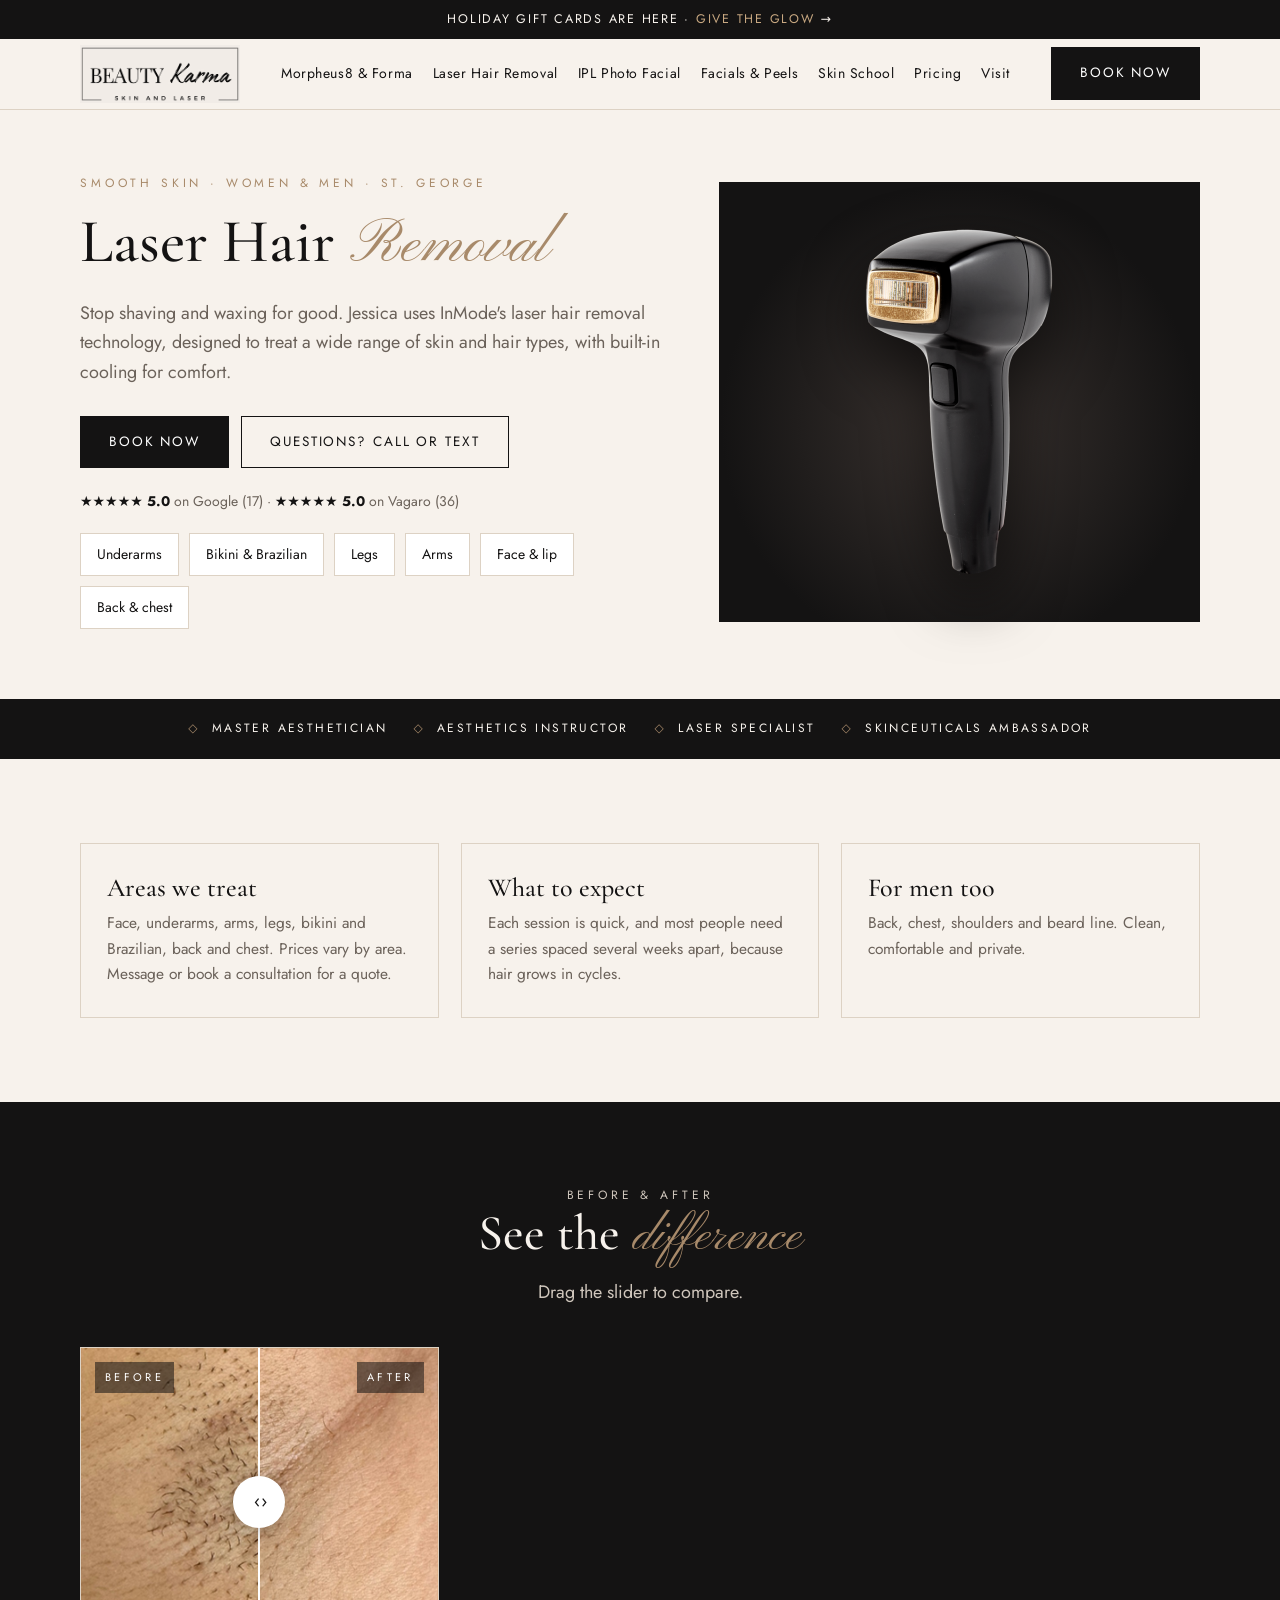
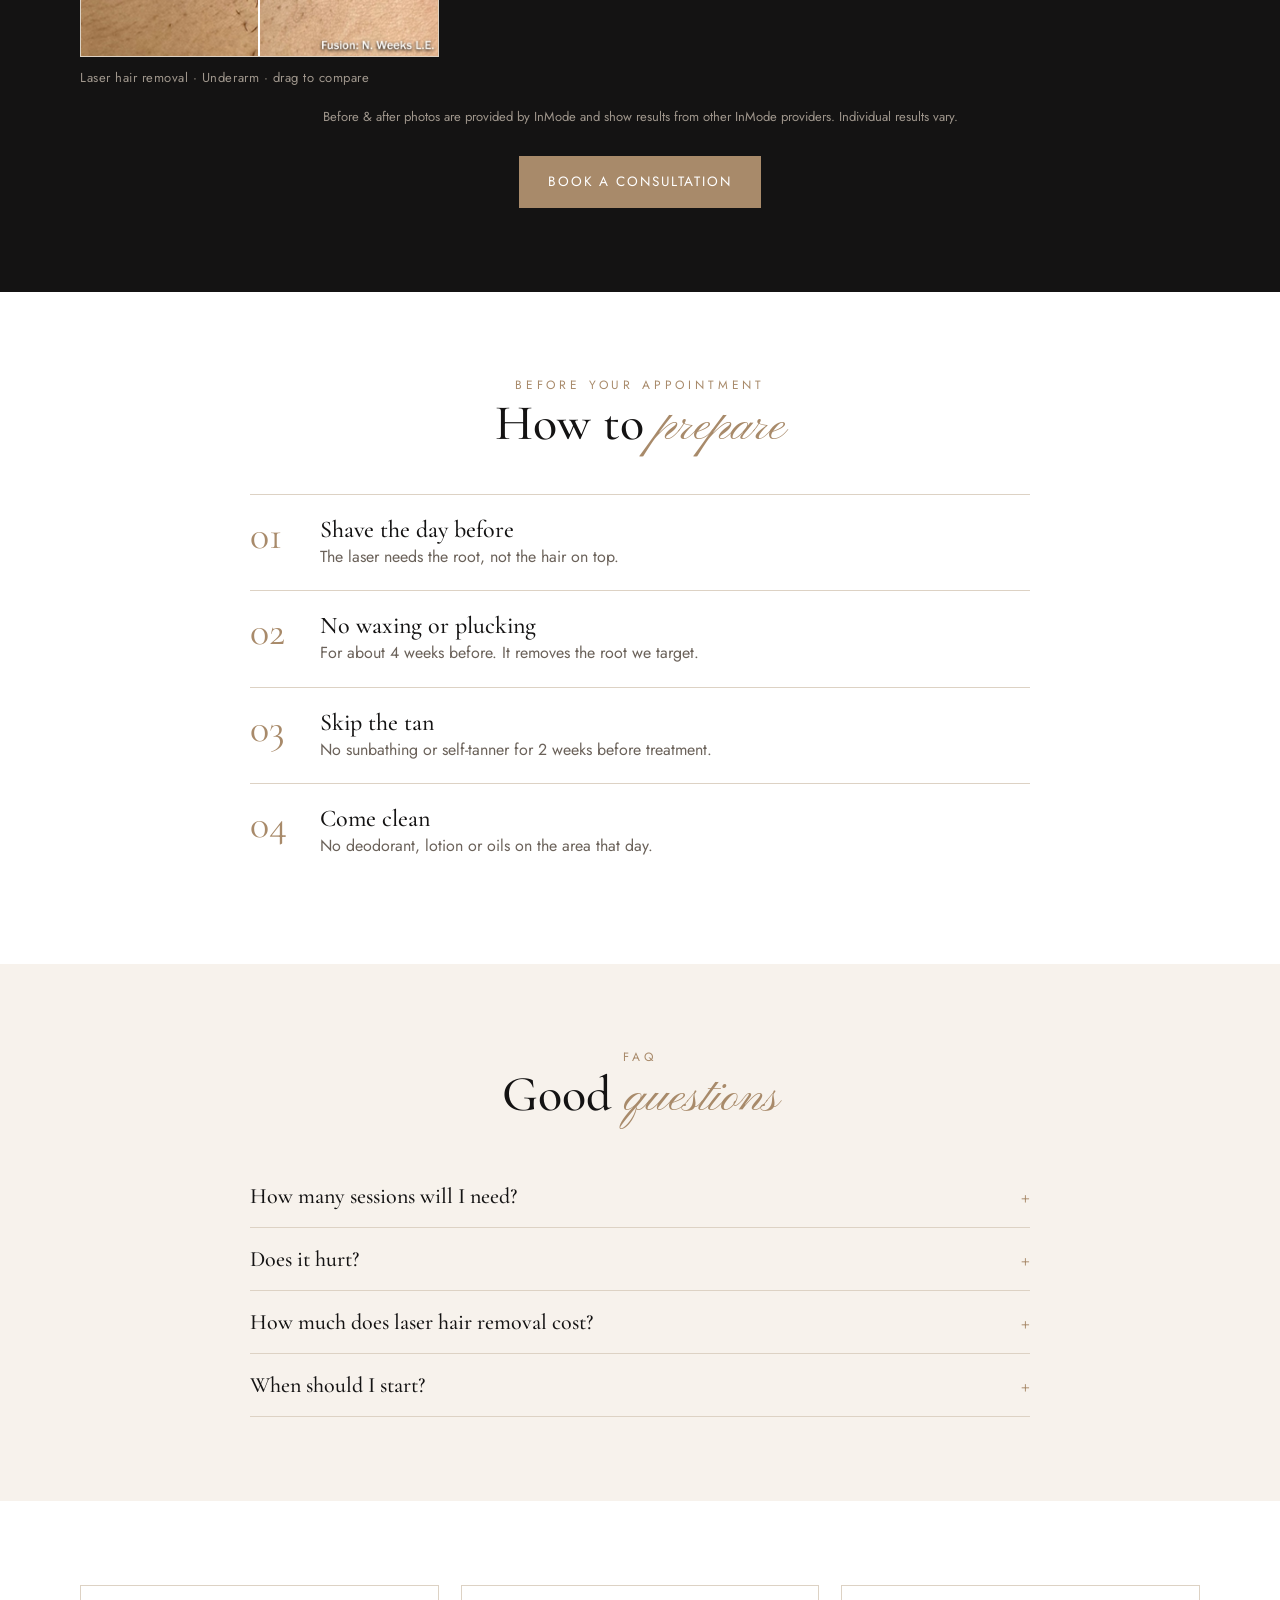
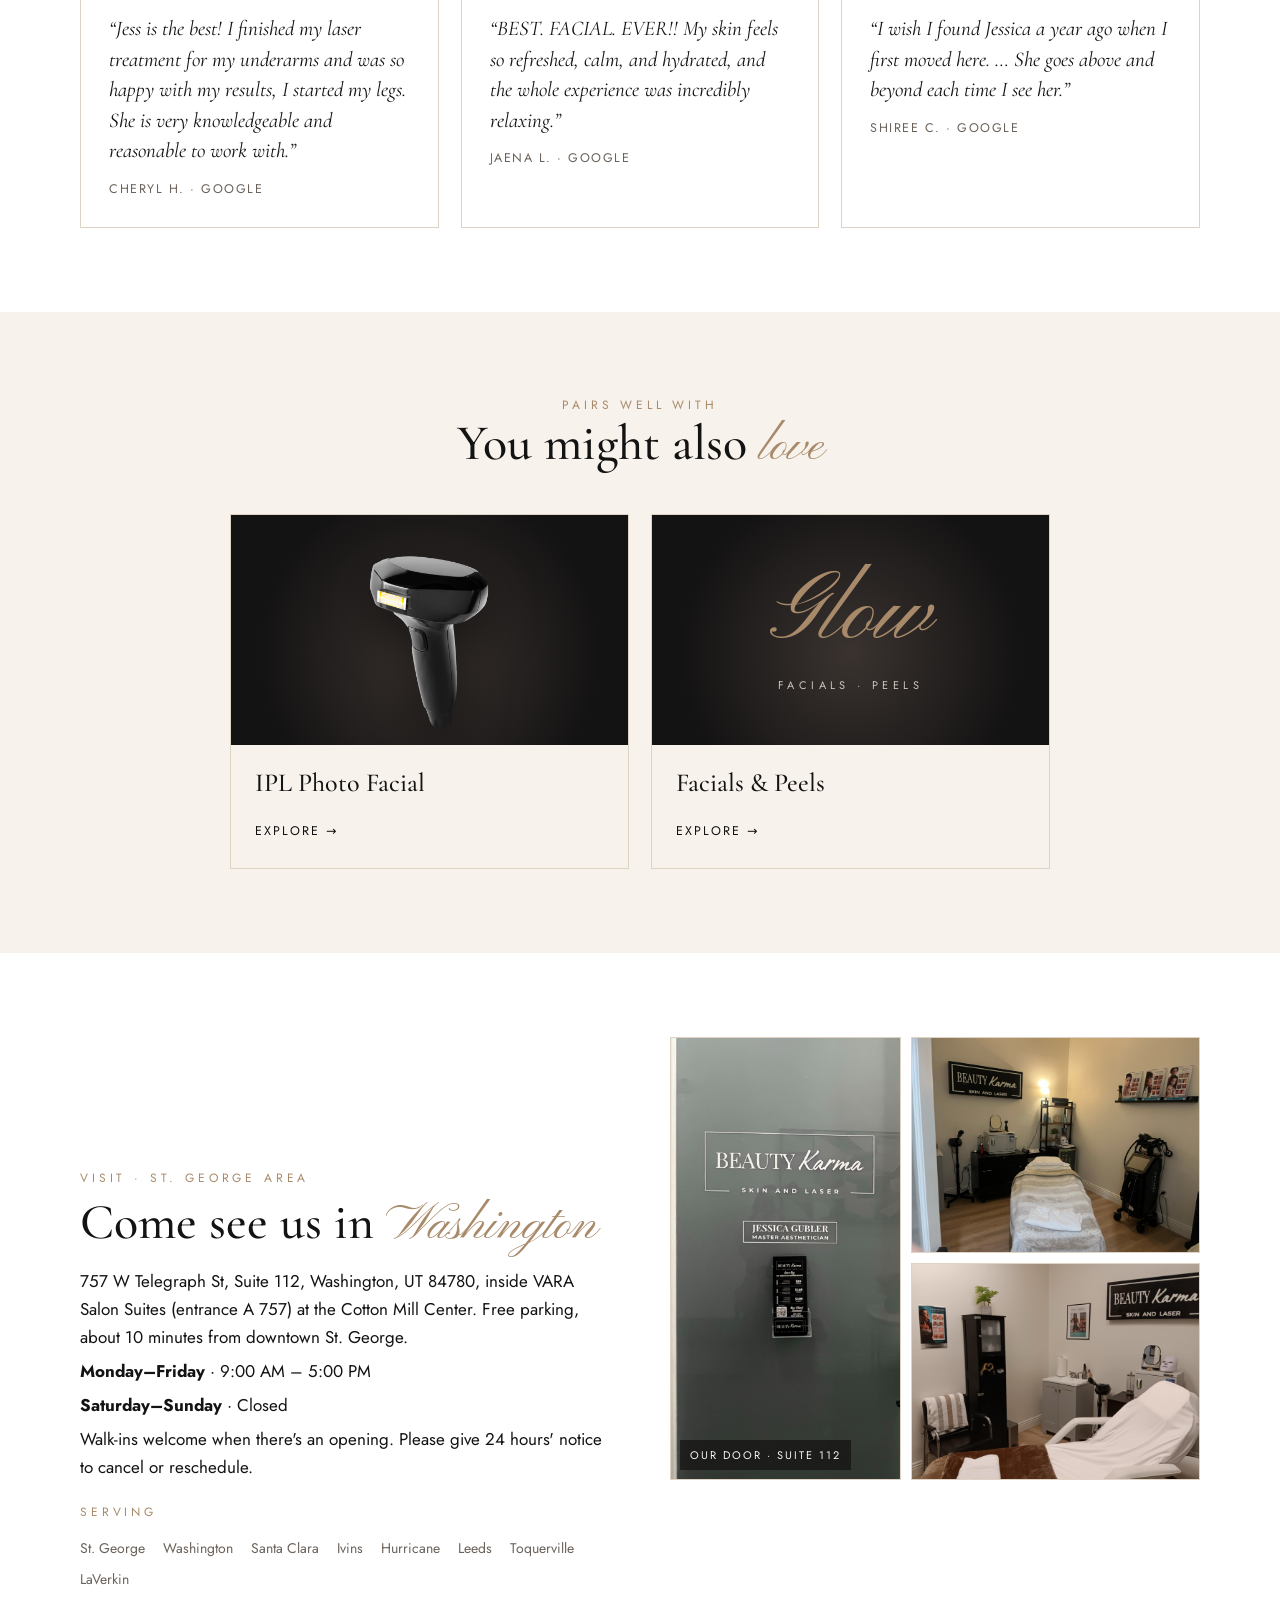
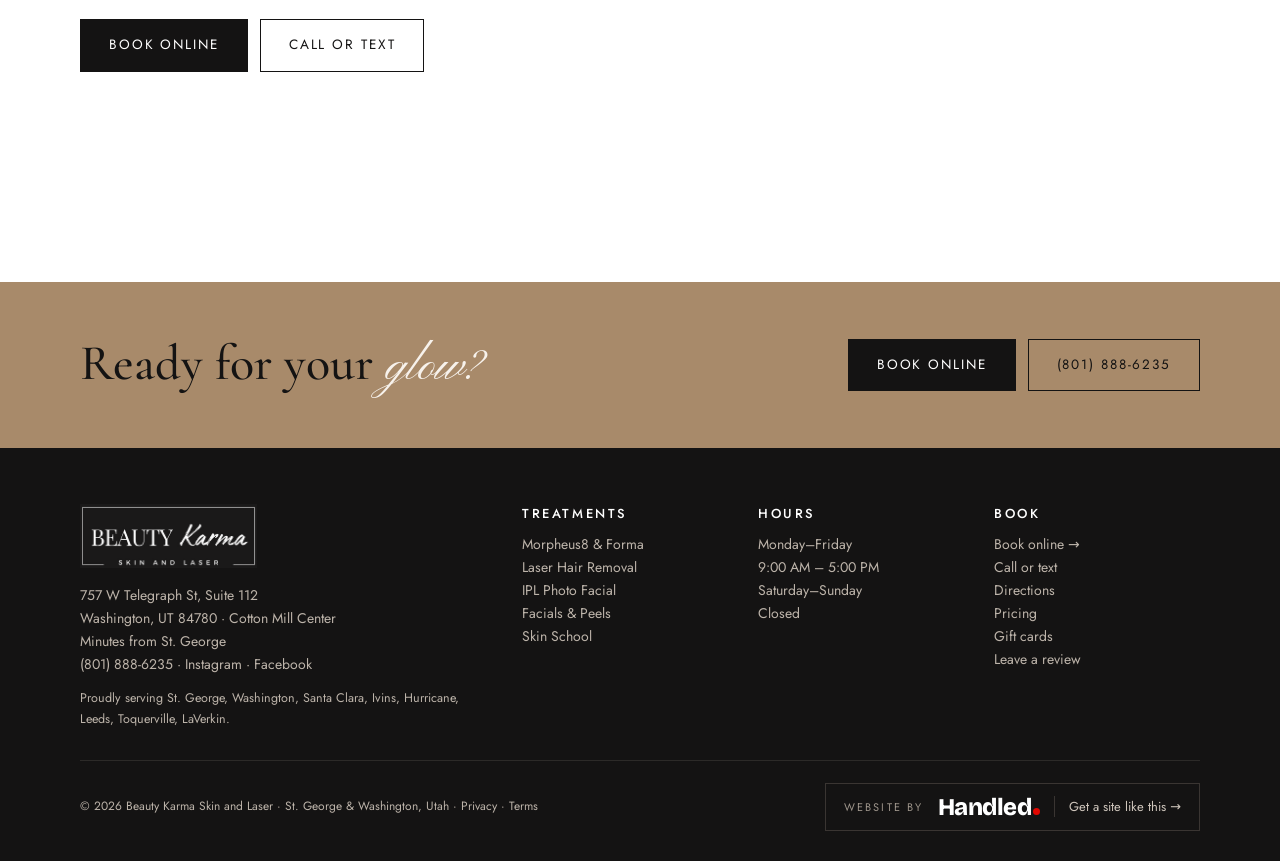
<file: laser-hair-removal/index.html>
<!doctype html><html lang="en"><head><meta charset="utf-8">
<meta name="viewport" content="width=device-width,initial-scale=1">
<title>Laser Hair Removal in Washington & St. George, UT | Beauty Karma Skin and Laser</title>
<meta name="description" content="Laser hair removal in St. George &amp; Washington, UT for women and men: underarms, bikini &amp; Brazilian, legs, face, back and chest, with InMode technology and built-in cooling.">
<link rel="canonical" href="https://beautykarmaskinandlaser.com/laser-hair-removal/">
<link rel="icon" href="data:image/svg+xml,%3Csvg xmlns='http://www.w3.org/2000/svg' viewBox='0 0 64 64'%3E%3Crect width='64' height='64' fill='%23141313'/%3E%3Ctext x='32' y='46' font-family='Georgia,serif' font-size='40' font-style='italic' fill='%23a88a6a' text-anchor='middle'%3EK%3C/text%3E%3C/svg%3E"><link rel="apple-touch-icon" href="/img/apple-touch-icon.png">
<meta property="og:type" content="website"><meta property="og:url" content="https://beautykarmaskinandlaser.com/laser-hair-removal/"><meta property="og:title" content="Laser Hair Removal in Washington &amp; St. George, UT | Beauty Karma Skin and Laser">
<meta property="og:description" content="Laser hair removal in St. George &amp; Washington, UT for women and men: underarms, bikini &amp; Brazilian, legs, face, back and chest, with InMode technology and built-in cooling."><meta property="og:image" content="https://beautykarmaskinandlaser.com/img/og.jpg">
<meta property="og:image:width" content="1200"><meta property="og:image:height" content="630"><meta name="twitter:card" content="summary_large_image">
<meta name="theme-color" content="#141313">
<link rel="preconnect" href="https://fonts.googleapis.com"><link rel="preconnect" href="https://fonts.gstatic.com" crossorigin><link rel="stylesheet" href="https://fonts.googleapis.com/css2?family=Bricolage+Grotesque:wght@800&amp;text=Handled&amp;display=swap" media="print" onload="this.media='all'"><link rel="stylesheet" href="https://fonts.googleapis.com/css2?family=Cormorant+Garamond:ital,wght@0,500;1,500&family=Jost:wght@400;500&family=Pinyon+Script&display=swap" media="print" onload="this.media='all'"><noscript><link rel="stylesheet" href="https://fonts.googleapis.com/css2?family=Bricolage+Grotesque:wght@800&amp;text=Handled&amp;display=swap"><link rel="stylesheet" href="https://fonts.googleapis.com/css2?family=Cormorant+Garamond:ital,wght@0,500;1,500&family=Jost:wght@400;500&family=Pinyon+Script&display=swap"></noscript><link rel="preload" as="image" href="/img/tool-fusion.png" fetchpriority="high"><link rel="stylesheet" href="/style.css">
<script type="application/ld+json">{"@context": "https://schema.org", "@type": ["HealthAndBeautyBusiness", "MedicalBusiness"], "name": "Beauty Karma Skin and Laser", "url": "https://beautykarmaskinandlaser.com/", "telephone": "+18018886235", "image": "https://beautykarmaskinandlaser.com/img/og.jpg", "priceRange": "$$", "address": {"@type": "PostalAddress", "streetAddress": "757 W Telegraph St, Suite 112", "addressLocality": "Washington", "addressRegion": "UT", "postalCode": "84780", "addressCountry": "US"}, "geo": {"@type": "GeoCoordinates", "latitude": 37.1274348, "longitude": -113.5224998}, "openingHoursSpecification": [{"@type": "OpeningHoursSpecification", "dayOfWeek": ["Monday", "Tuesday", "Wednesday", "Thursday", "Friday"], "opens": "09:00", "closes": "17:00"}], "founder": {"@type": "Person", "name": "Jessica Gubler", "jobTitle": "Master Aesthetician"}, "sameAs": ["https://www.instagram.com/beautykarmaskinandlaser", "https://www.facebook.com/beautykarmaskinandlaser", "https://www.vagaro.com/beautykarmaskinandlaser", "https://www.yelp.com/biz/beauty-karma-skin-and-laser-washington", "https://www.google.com/maps/place/?q=place_id:ChIJtXE7d6pbyoAR7dyeYDTf-vc"], "hasMap": "https://www.google.com/maps/place/Beauty+Karma+Skin+And+Laser/@37.1274348,-113.5224998,17z", "areaServed": ["St. George", "Washington", "Santa Clara", "Ivins", "Hurricane", "Leeds", "Toquerville", "LaVerkin"]}</script><script type="application/ld+json">{"@context": "https://schema.org", "@type": "FAQPage", "mainEntity": [{"@type": "Question", "name": "How many sessions will I need?", "acceptedAnswer": {"@type": "Answer", "text": "Most people need a series of treatments spaced several weeks apart. Jessica will build a plan for your hair and skin type."}}, {"@type": "Question", "name": "Does it hurt?", "acceptedAnswer": {"@type": "Answer", "text": "Most clients describe a quick snap with cooling right after. It's far quicker than waxing."}}, {"@type": "Question", "name": "How much does laser hair removal cost?", "acceptedAnswer": {"@type": "Answer", "text": "It's priced by area. Book a laser consultation and Jessica will give you a quote for the areas you want."}}, {"@type": "Question", "name": "When should I start?", "acceptedAnswer": {"@type": "Answer", "text": "Fall and winter are ideal: less sun on treated skin, and you'll finish your series before swimsuit season."}}]}</script></head><body><a class="ann" href="/gift-cards/">Holiday gift cards are here &middot; <u>Give the glow</u> &rarr;</a><header class="top"><div class="wrap">
<a class="logo" href="/" aria-label="Beauty Karma Skin and Laser home"><img class="lg lg-light" src="/img/logo.jpg" alt="Beauty Karma Skin and Laser"></a>
<nav class="nav" id="nav"><a href="/morpheus8/">Morpheus8 &amp; Forma</a><a href="/laser-hair-removal/">Laser Hair Removal</a><a href="/ipl-photofacial/">IPL Photo Facial</a><a href="/facials-and-peels/">Facials &amp; Peels</a><a href="/skin-school/">Skin School</a><a href="/pricing/">Pricing</a><a href="/#visit">Visit</a></nav>
<a class="btn" href="https://www.vagaro.com/beautykarmaskinandlaser/book-now">Book now</a>
<button class="menu" onclick="document.getElementById('nav').classList.toggle('open')" aria-label="Menu">MENU</button>
</div></header>
<main>
<section class="hero thero"><div class="wrap">
<div><p class="kicker">Smooth skin · Women &amp; men · St. George</p><h1>Laser Hair <i>Removal</i></h1>
<p class="lead">Stop shaving and waxing for good. Jessica uses InMode's laser hair removal technology, designed to treat a wide range of skin and hair types, with built-in cooling for comfort.</p>
<div class="cta"><a class="btn" href="https://www.vagaro.com/beautykarmaskinandlaser/book-now">Book now</a><a class="btn ghost" href="tel:+18018886235">Questions? Call or text</a></div>
<p class="stars"><b>★★★★★ 5.0</b> on Google (17) · <b>★★★★★ 5.0</b> on Vagaro (36)</p><div class="areas"><span>Underarms</span><span>Bikini &amp; Brazilian</span><span>Legs</span><span>Arms</span><span>Face &amp; lip</span><span>Back &amp; chest</span></div></div>
<div class="devs"><img src="/img/tool-fusion.png" alt="" width="480" height="720"></div>
</div></section>
<div class="creds"><div class="wrap"><span>Master Aesthetician</span><span>Aesthetics Instructor</span><span>Laser Specialist</span><span>SkinCeuticals Ambassador</span></div></div>
<section><div class="wrap"><div class="grid g3"><div class="card plain"><h3>Areas we treat</h3><p>Face, underarms, arms, legs, bikini and Brazilian, back and chest. Prices vary by area. Message or book a consultation for a quote.</p></div><div class="card plain"><h3>What to expect</h3><p>Each session is quick, and most people need a series spaced several weeks apart, because hair grows in cycles.</p></div><div class="card plain"><h3>For men too</h3><p>Back, chest, shoulders and beard line. Clean, comfortable and private.</p></div></div></div></section>
<section class="dark"><div class="wrap"><div class="center head"><p class="kicker">Before &amp; after</p><h2 style="color:var(--cream)">See the <i>difference</i></h2>
<p class="lead">Drag the slider to compare.</p></div><div class="grid g3"><figure><div class="ba" style="--x:50%"><div class="l bf" style="background-image:url(/img/ba-laser-underarm.jpg)"></div><div class="l af" style="background-image:url(/img/ba-laser-underarm.jpg)"></div><div class="bar"></div><div class="knob">‹ ›</div><span class="tag tl">BEFORE</span><span class="tag tr">AFTER</span><input type="range" min="0" max="100" value="50" aria-label="Drag to compare before and after: Laser hair removal · Underarm"></div><figcaption class="bacap">Laser hair removal · Underarm · drag to compare</figcaption></figure></div><p class="note center">Before &amp; after photos are provided by InMode and show results from other InMode providers. Individual results vary.</p>
<div class="cta" style="justify-content:center"><a class="btn gold" href="https://www.vagaro.com/beautykarmaskinandlaser/book-now">Book a consultation</a></div></div></section><section class="alt"><div class="wrap" style="max-width:820px"><div class="center head"><p class="kicker">Before your appointment</p><h2>How to <i>prepare</i></h2></div><div class="step"><b>01</b><div><h4>Shave the day before</h4><p>The laser needs the root, not the hair on top.</p></div></div><div class="step"><b>02</b><div><h4>No waxing or plucking</h4><p>For about 4 weeks before. It removes the root we target.</p></div></div><div class="step"><b>03</b><div><h4>Skip the tan</h4><p>No sunbathing or self-tanner for 2 weeks before treatment.</p></div></div><div class="step"><b>04</b><div><h4>Come clean</h4><p>No deodorant, lotion or oils on the area that day.</p></div></div></div></section>
<section><div class="wrap" style="max-width:820px"><div class="center head"><p class="kicker">FAQ</p><h2>Good <i>questions</i></h2></div><div class="faq"><details><summary>How many sessions will I need?</summary><p>Most people need a series of treatments spaced several weeks apart. Jessica will build a plan for your hair and skin type.</p></details><details><summary>Does it hurt?</summary><p>Most clients describe a quick snap with cooling right after. It's far quicker than waxing.</p></details><details><summary>How much does laser hair removal cost?</summary><p>It's priced by area. Book a laser consultation and Jessica will give you a quote for the areas you want.</p></details><details><summary>When should I start?</summary><p>Fall and winter are ideal: less sun on treated skin, and you'll finish your series before swimsuit season.</p></details></div></div></section>
<section class="alt"><div class="wrap"><div class="grid g3"><div class="quote"><p>“Jess is the best! I finished my laser treatment for my underarms and was so happy with my results, I started my legs. She is very knowledgeable and reasonable to work with.”</p><span>Cheryl H. · Google</span></div><div class="quote"><p>“BEST. FACIAL. EVER!! My skin feels so refreshed, calm, and hydrated, and the whole experience was incredibly relaxing.”</p><span>Jaena L. · Google</span></div><div class="quote"><p>“I wish I found Jessica a year ago when I first moved here. … She goes above and beyond each time I see her.”</p><span>Shiree C. · Google</span></div></div></div></section>
<section><div class="wrap"><div class="center head"><p class="kicker">Pairs well with</p><h2>You might also <i>love</i></h2></div><div class="grid g2" style="max-width:820px;margin:0 auto"><a class="card" href="/ipl-photofacial/"><div class="im"><img loading="lazy" src="/img/tool-lumecca.png" alt="IPL Photo Facial"></div><div class="tx"><h3>IPL Photo Facial</h3><span class="more">Explore →</span></div></a><a class="card" href="/facials-and-peels/"><div class="im"><span class="glow">Glow<small>FACIALS · PEELS</small></span></div><div class="tx"><h3>Facials &amp; Peels</h3><span class="more">Explore →</span></div></a></div></div></section>
<section id="visit" class="alt"><div class="wrap split">
<div class="info"><p class="kicker">Visit · St. George area</p><h2>Come see us in <i>Washington</i></h2>
<p>757 W Telegraph St, Suite 112, Washington, UT 84780, inside VARA Salon Suites (entrance A 757) at the Cotton Mill Center. Free parking, about 10 minutes from downtown St. George.</p>
<p><b>Monday–Friday</b> · 9:00 AM – 5:00 PM</p><p><b>Saturday–Sunday</b> · Closed</p><p>Walk-ins welcome when there's an opening. Please give 24 hours' notice to cancel or reschedule.</p>
<p class="kicker" style="margin-top:22px">Serving</p><div class="towns"><span>St. George</span><span>Washington</span><span>Santa Clara</span><span>Ivins</span><span>Hurricane</span><span>Leeds</span><span>Toquerville</span><span>LaVerkin</span></div>
<div class="cta"><a class="btn" href="https://www.vagaro.com/beautykarmaskinandlaser/book-now">Book online</a><a class="btn ghost" href="tel:+18018886235">Call or text</a></div></div>
<div><div class="suite"><figure class="door"><img loading="lazy" src="/img/suite-door.jpg" alt="The Beauty Karma Skin and Laser door at Suite 112, 757 W Telegraph St, Washington, Utah"><figcaption>Our door · Suite 112</figcaption></figure><img loading="lazy" src="/img/suite-laser-room.jpg" alt="Laser treatment room at Beauty Karma Skin and Laser, Washington, Utah"><img loading="lazy" src="/img/suite-facial-room.jpg" alt="Facial room at Beauty Karma Skin and Laser, Washington, Utah"></div>
<iframe class="map" loading="lazy" title="Map to Beauty Karma Skin and Laser" src="https://www.google.com/maps?q=Beauty+Karma+Skin+And+Laser,+757+W+Telegraph+St+Suite+112,+Washington,+UT+84780&output=embed"></iframe></div>
</div></section>
</main>
<section class="band"><div class="wrap"><h2>Ready for your <i>glow?</i></h2>
<div class="cta" style="margin:0"><a class="btn" href="https://www.vagaro.com/beautykarmaskinandlaser/book-now">Book online</a><a class="btn ghost" style="border-color:var(--ink)" href="tel:+18018886235">(801) 888-6235</a></div></div></section>
<footer><div class="wrap">
<div><a class="logo" href="/" style="align-items:flex-start"><img class="lg lg-dark" src="/img/logo.jpg" alt="Beauty Karma Skin and Laser"></a>
<p style="margin-top:16px">757 W Telegraph St, Suite 112<br>Washington, UT 84780 · Cotton Mill Center<br>Minutes from St. George</p>
<p><a href="tel:+18018886235">(801) 888-6235</a> · <a href="https://www.instagram.com/beautykarmaskinandlaser">Instagram</a> · <a href="https://www.facebook.com/beautykarmaskinandlaser">Facebook</a></p>
<p style="margin-top:12px;font-size:12.5px">Proudly serving St. George, Washington, Santa Clara, Ivins, Hurricane, Leeds, Toquerville, LaVerkin.</p></div>
<div><h5>Treatments</h5><p><a href="/morpheus8/">Morpheus8 &amp; Forma</a></p><p><a href="/laser-hair-removal/">Laser Hair Removal</a></p><p><a href="/ipl-photofacial/">IPL Photo Facial</a></p><p><a href="/facials-and-peels/">Facials &amp; Peels</a></p><p><a href="/skin-school/">Skin School</a></p></div>
<div><h5>Hours</h5><p>Monday–Friday<br>9:00 AM – 5:00 PM</p><p>Saturday–Sunday<br>Closed</p></div>
<div><h5>Book</h5><p><a href="https://www.vagaro.com/beautykarmaskinandlaser/book-now">Book online →</a></p><p><a href="tel:+18018886235">Call or text</a></p><p><a href="https://www.google.com/maps/place/Beauty+Karma+Skin+And+Laser/@37.1274348,-113.5224998,17z">Directions</a></p><p><a href="/pricing/">Pricing</a></p><p><a href="/gift-cards/">Gift cards</a></p><p><a href="/review/">Leave a review</a></p></div>
<div class="credit"><span>© 2026 Beauty Karma Skin and Laser · St. George &amp; Washington, Utah · <a href="/privacy/">Privacy</a> · <a href="/terms/">Terms</a></span><a class="hbadge" href="https://handleditforyou.com/?utm_source=beautykarma&amp;utm_medium=footer_credit" target="_blank" rel="noopener" aria-label="Website by Handled. Get a site like this.">
<span class="hb-s">Website by</span><span class="hb-logo">Handled<i></i></span><span class="hb-cta">Get a site like this &rarr;</span></a></div>
</div></footer>
<div class="mbar"><a href="https://www.vagaro.com/beautykarmaskinandlaser/book-now">Book now</a><a href="tel:+18018886235">Call</a></div>
<script>
document.querySelectorAll('.ba input').forEach(r=>{const b=r.closest('.ba');const s=()=>b.style.setProperty('--x',r.value+'%');r.addEventListener('input',s);s();});
(function(){const h=document.querySelector('.ba.hint');if(!h||matchMedia('(prefers-reduced-motion: reduce)').matches)return;
const r=h.querySelector('input');let stop=false,timer;const set=v=>{h.style.setProperty('--x',v+'%');r.value=v;};
['pointerdown','touchstart','input','keydown'].forEach(e=>h.addEventListener(e,()=>{stop=true;clearTimeout(timer);},{passive:true}));
const keys=[[0,50],[700,28],[1500,72],[2200,50]],ease=t=>t<.5?2*t*t:1-Math.pow(-2*t+2,2)/2;
function play(){if(stop)return;const t0=performance.now();(function f(now){if(stop)return;const t=now-t0;let i=1;while(i<keys.length&&t>keys[i][0])i++;
if(i>=keys.length){set(50);timer=setTimeout(play,4000);return;}const[a,va]=keys[i-1],[b,vb]=keys[i];set(va+(vb-va)*ease((t-a)/(b-a)));requestAnimationFrame(f);})(t0);}
new IntersectionObserver((es,o)=>{if(es[0].isIntersecting){o.disconnect();setTimeout(play,600);}},{threshold:.5}).observe(h);})();
document.querySelectorAll('[data-tabs]').forEach(g=>{const tabs=g.querySelectorAll('.tab'),panes=g.querySelectorAll('.pane');tabs.forEach((t,i)=>t.addEventListener('click',()=>{tabs.forEach(x=>x.classList.remove('on'));panes.forEach(x=>x.classList.remove('on'));t.classList.add('on');panes[i].classList.add('on')}))});
const chips=document.querySelectorAll('.chip'),rec=document.getElementById('rec');
chips.forEach(c=>c.addEventListener('click',()=>{chips.forEach(x=>x.classList.remove('on'));c.classList.add('on');rec.hidden=false;
rec.querySelector('h3').innerHTML=c.dataset.t;rec.querySelector('.why').textContent=c.dataset.w;rec.querySelector('a.more').href='/'+c.dataset.s+'/';}));
</script></body></html>
</file>
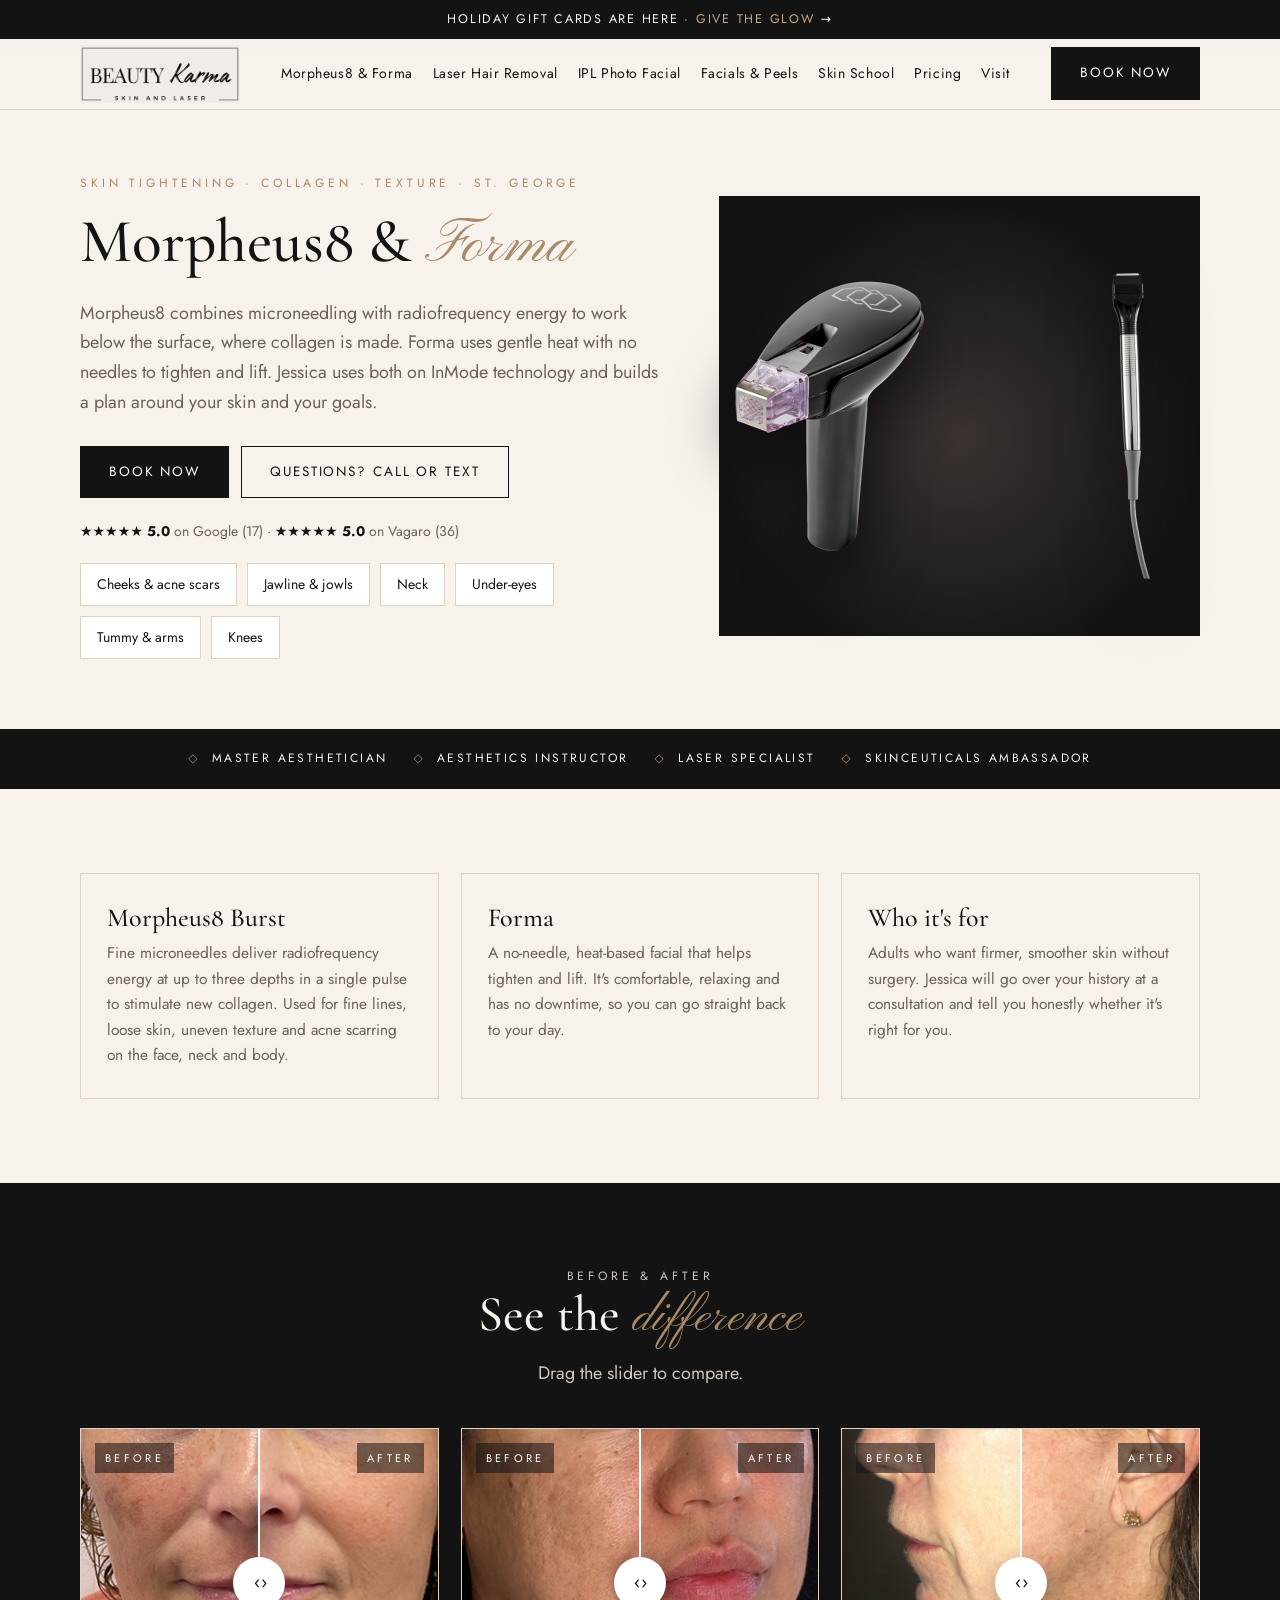
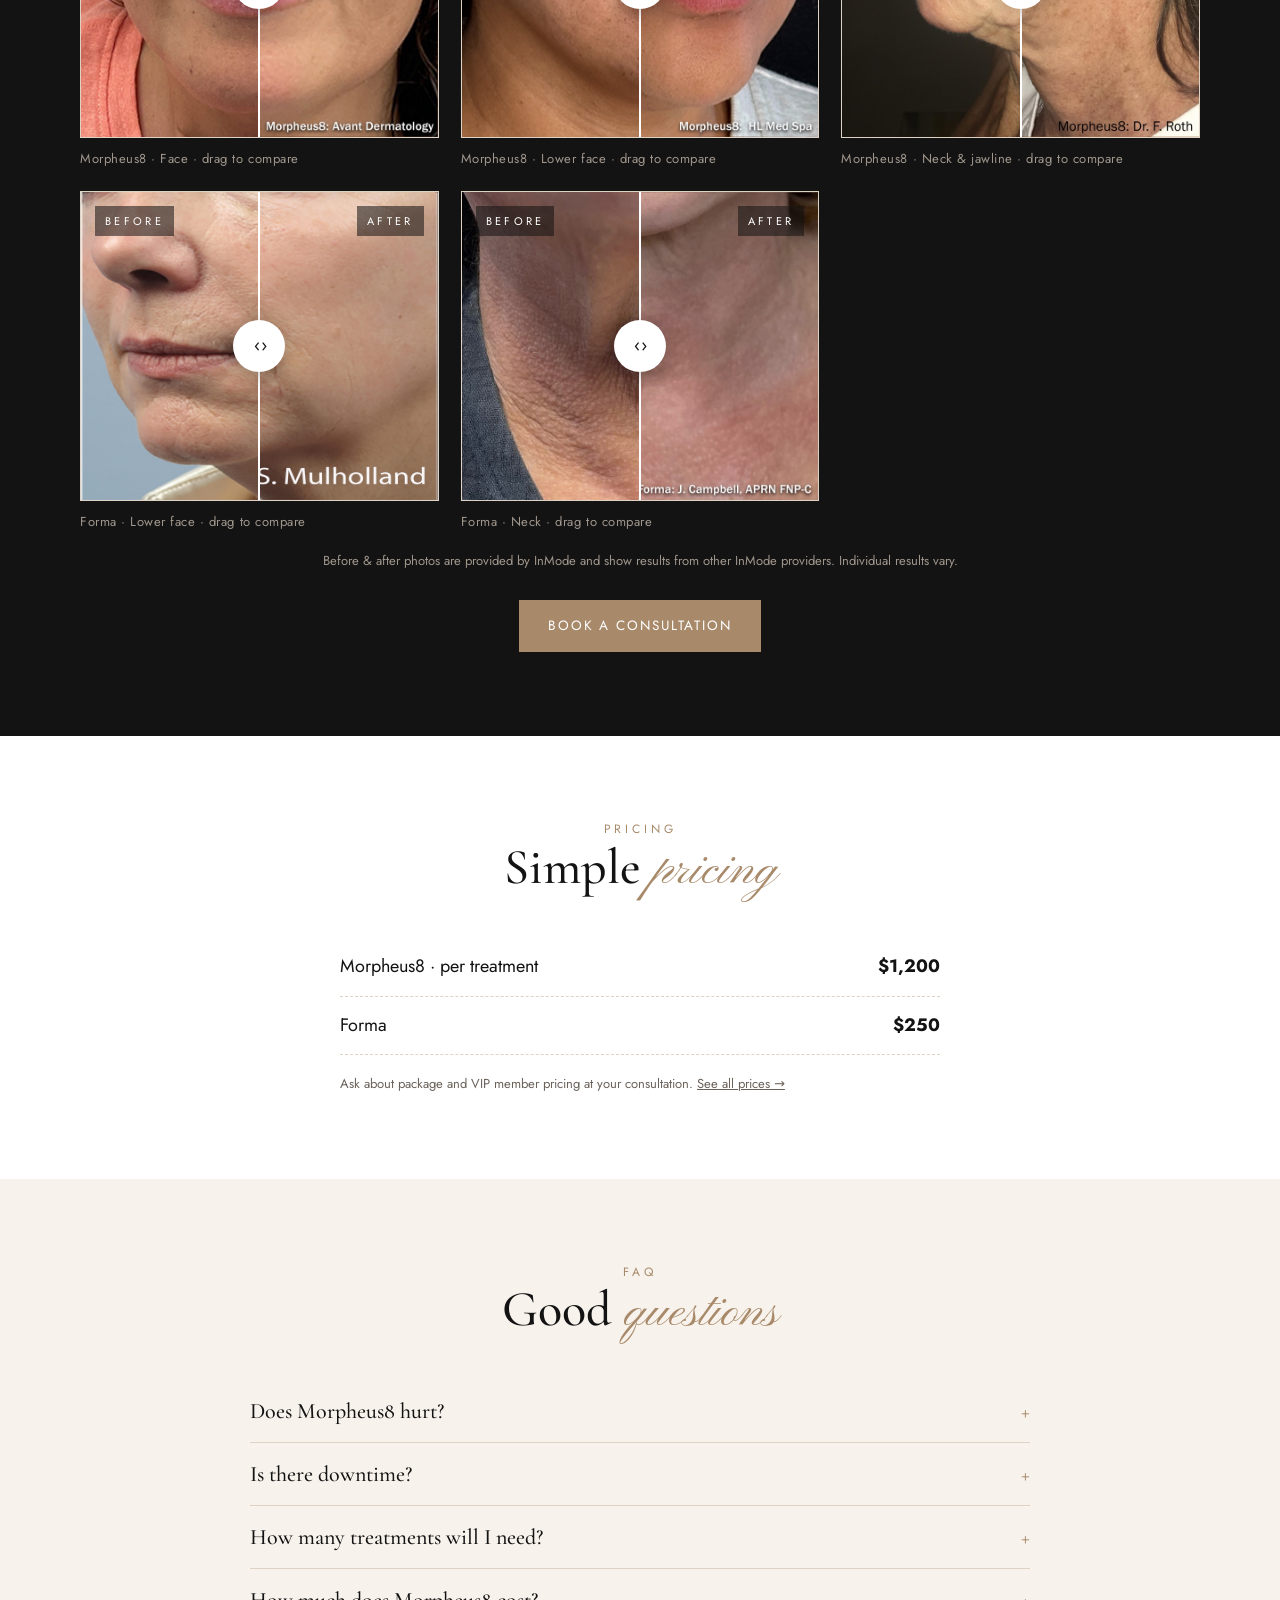
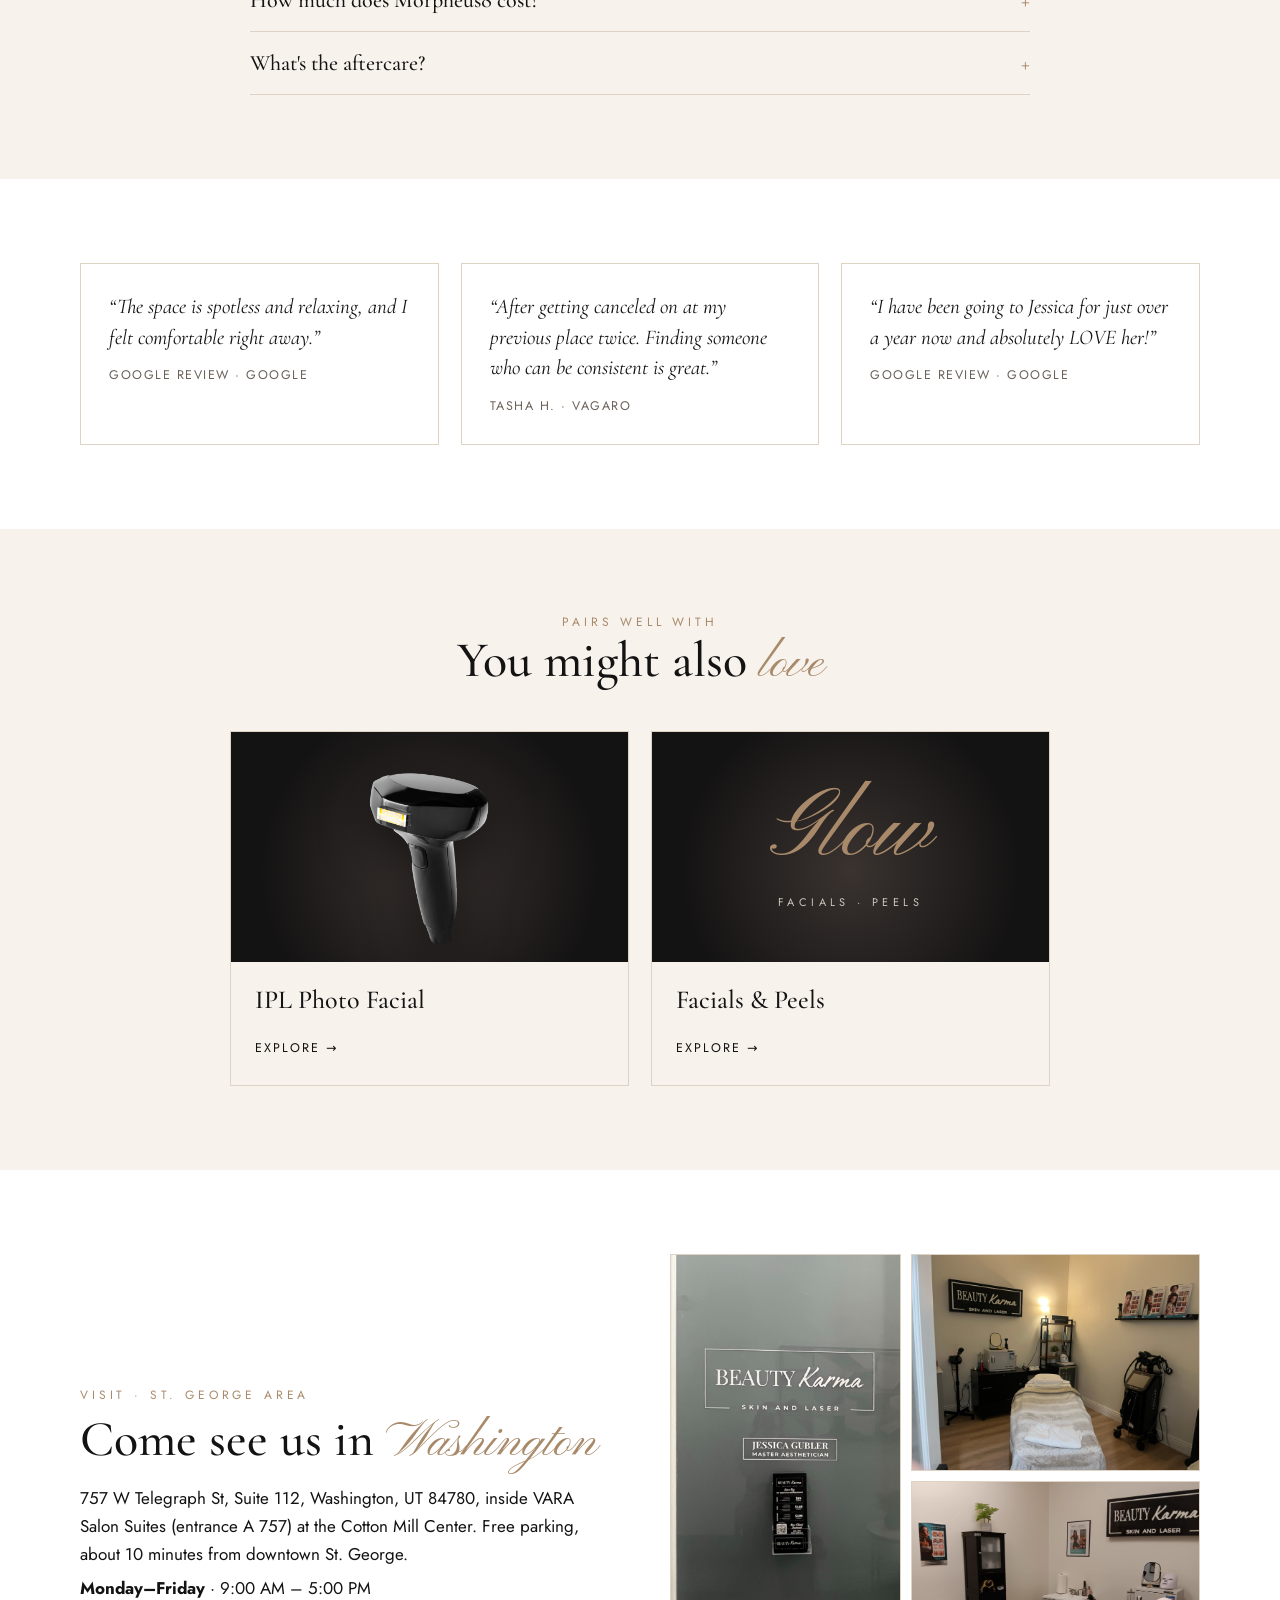
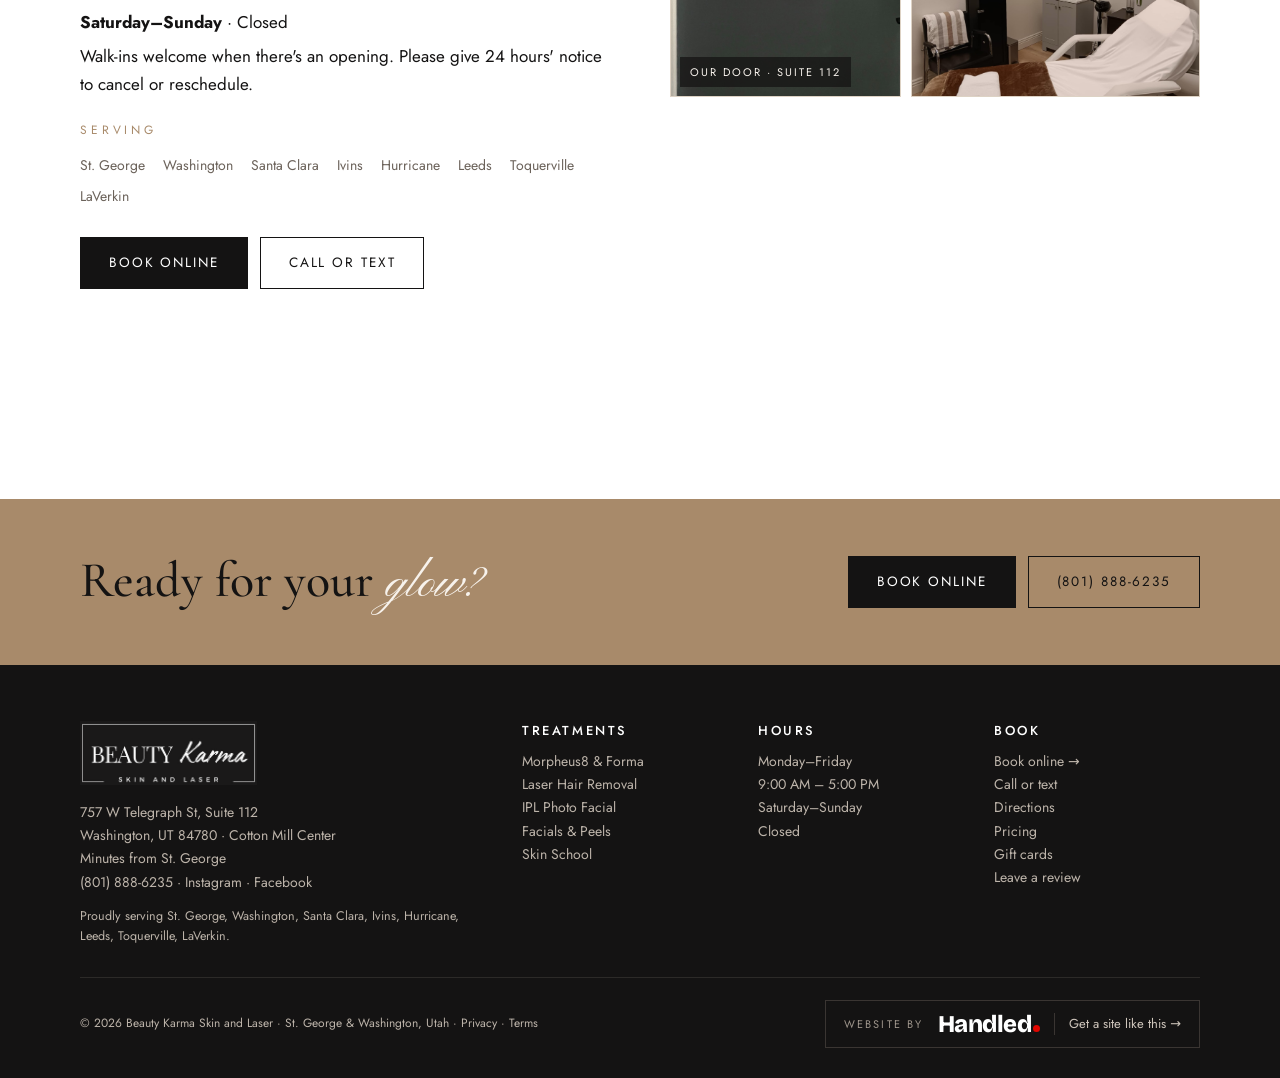
<file: morpheus8/index.html>
<!doctype html><html lang="en"><head><meta charset="utf-8">
<meta name="viewport" content="width=device-width,initial-scale=1">
<title>Morpheus8 & Forma Skin Tightening in Washington & St. George, UT | Beauty Karma Skin and Laser</title>
<meta name="description" content="Morpheus8 Burst RF microneedling and Forma skin tightening in St. George &amp; Washington, UT. Tighten loose skin, smooth acne scars and texture with Master Aesthetician Jessica Gubler.">
<link rel="canonical" href="https://beautykarmaskinandlaser.com/morpheus8/">
<link rel="icon" href="data:image/svg+xml,%3Csvg xmlns='http://www.w3.org/2000/svg' viewBox='0 0 64 64'%3E%3Crect width='64' height='64' fill='%23141313'/%3E%3Ctext x='32' y='46' font-family='Georgia,serif' font-size='40' font-style='italic' fill='%23a88a6a' text-anchor='middle'%3EK%3C/text%3E%3C/svg%3E"><link rel="apple-touch-icon" href="/img/apple-touch-icon.png">
<meta property="og:type" content="website"><meta property="og:url" content="https://beautykarmaskinandlaser.com/morpheus8/"><meta property="og:title" content="Morpheus8 &amp; Forma Skin Tightening in Washington &amp; St. George, UT | Beauty Karma Skin and Laser">
<meta property="og:description" content="Morpheus8 Burst RF microneedling and Forma skin tightening in St. George &amp; Washington, UT. Tighten loose skin, smooth acne scars and texture with Master Aesthetician Jessica Gubler."><meta property="og:image" content="https://beautykarmaskinandlaser.com/img/og.jpg">
<meta property="og:image:width" content="1200"><meta property="og:image:height" content="630"><meta name="twitter:card" content="summary_large_image">
<meta name="theme-color" content="#141313">
<link rel="preconnect" href="https://fonts.googleapis.com"><link rel="preconnect" href="https://fonts.gstatic.com" crossorigin><link rel="stylesheet" href="https://fonts.googleapis.com/css2?family=Bricolage+Grotesque:wght@800&amp;text=Handled&amp;display=swap" media="print" onload="this.media='all'"><link rel="stylesheet" href="https://fonts.googleapis.com/css2?family=Cormorant+Garamond:ital,wght@0,500;1,500&family=Jost:wght@400;500&family=Pinyon+Script&display=swap" media="print" onload="this.media='all'"><noscript><link rel="stylesheet" href="https://fonts.googleapis.com/css2?family=Bricolage+Grotesque:wght@800&amp;text=Handled&amp;display=swap"><link rel="stylesheet" href="https://fonts.googleapis.com/css2?family=Cormorant+Garamond:ital,wght@0,500;1,500&family=Jost:wght@400;500&family=Pinyon+Script&display=swap"></noscript><link rel="preload" as="image" href="/img/tool-morpheus8.png" fetchpriority="high"><link rel="stylesheet" href="/style.css">
<script type="application/ld+json">{"@context": "https://schema.org", "@type": ["HealthAndBeautyBusiness", "MedicalBusiness"], "name": "Beauty Karma Skin and Laser", "url": "https://beautykarmaskinandlaser.com/", "telephone": "+18018886235", "image": "https://beautykarmaskinandlaser.com/img/og.jpg", "priceRange": "$$", "address": {"@type": "PostalAddress", "streetAddress": "757 W Telegraph St, Suite 112", "addressLocality": "Washington", "addressRegion": "UT", "postalCode": "84780", "addressCountry": "US"}, "geo": {"@type": "GeoCoordinates", "latitude": 37.1274348, "longitude": -113.5224998}, "openingHoursSpecification": [{"@type": "OpeningHoursSpecification", "dayOfWeek": ["Monday", "Tuesday", "Wednesday", "Thursday", "Friday"], "opens": "09:00", "closes": "17:00"}], "founder": {"@type": "Person", "name": "Jessica Gubler", "jobTitle": "Master Aesthetician"}, "sameAs": ["https://www.instagram.com/beautykarmaskinandlaser", "https://www.facebook.com/beautykarmaskinandlaser", "https://www.vagaro.com/beautykarmaskinandlaser", "https://www.yelp.com/biz/beauty-karma-skin-and-laser-washington", "https://www.google.com/maps/place/?q=place_id:ChIJtXE7d6pbyoAR7dyeYDTf-vc"], "hasMap": "https://www.google.com/maps/place/Beauty+Karma+Skin+And+Laser/@37.1274348,-113.5224998,17z", "areaServed": ["St. George", "Washington", "Santa Clara", "Ivins", "Hurricane", "Leeds", "Toquerville", "LaVerkin"]}</script><script type="application/ld+json">{"@context": "https://schema.org", "@type": "FAQPage", "mainEntity": [{"@type": "Question", "name": "Does Morpheus8 hurt?", "acceptedAnswer": {"@type": "Answer", "text": "Numbing cream is applied first. Most clients describe a warm, prickly feeling. Jessica will talk you through every step."}}, {"@type": "Question", "name": "Is there downtime?", "acceptedAnswer": {"@type": "Answer", "text": "Expect redness for a day or two after Morpheus8, like a mild sunburn. Forma has no downtime."}}, {"@type": "Question", "name": "How many treatments will I need?", "acceptedAnswer": {"@type": "Answer", "text": "It depends on your skin and goals. Many people see a change after one Morpheus8 treatment, and a series gives the best results. You'll get a plan at your consultation."}}, {"@type": "Question", "name": "How much does Morpheus8 cost?", "acceptedAnswer": {"@type": "Answer", "text": "Morpheus8 is $1,200 per treatment, and Forma is $250. Ask about package and VIP member pricing at your consultation."}}, {"@type": "Question", "name": "What's the aftercare?", "acceptedAnswer": {"@type": "Answer", "text": "No makeup for 24 hours, gentle cleanser and the post-care Jessica sends home with you, no workouts, hot tubs or saunas for 48 hours, and SPF every day."}}]}</script></head><body><a class="ann" href="/gift-cards/">Holiday gift cards are here &middot; <u>Give the glow</u> &rarr;</a><header class="top"><div class="wrap">
<a class="logo" href="/" aria-label="Beauty Karma Skin and Laser home"><img class="lg lg-light" src="/img/logo.jpg" alt="Beauty Karma Skin and Laser"></a>
<nav class="nav" id="nav"><a href="/morpheus8/">Morpheus8 &amp; Forma</a><a href="/laser-hair-removal/">Laser Hair Removal</a><a href="/ipl-photofacial/">IPL Photo Facial</a><a href="/facials-and-peels/">Facials &amp; Peels</a><a href="/skin-school/">Skin School</a><a href="/pricing/">Pricing</a><a href="/#visit">Visit</a></nav>
<a class="btn" href="https://www.vagaro.com/beautykarmaskinandlaser/book-now">Book now</a>
<button class="menu" onclick="document.getElementById('nav').classList.toggle('open')" aria-label="Menu">MENU</button>
</div></header>
<main>
<section class="hero thero"><div class="wrap">
<div><p class="kicker">Skin tightening · Collagen · Texture · St. George</p><h1>Morpheus8 &amp; <i>Forma</i></h1>
<p class="lead">Morpheus8 combines microneedling with radiofrequency energy to work below the surface, where collagen is made. Forma uses gentle heat with no needles to tighten and lift. Jessica uses both on InMode technology and builds a plan around your skin and your goals.</p>
<div class="cta"><a class="btn" href="https://www.vagaro.com/beautykarmaskinandlaser/book-now">Book now</a><a class="btn ghost" href="tel:+18018886235">Questions? Call or text</a></div>
<p class="stars"><b>★★★★★ 5.0</b> on Google (17) · <b>★★★★★ 5.0</b> on Vagaro (36)</p><div class="areas"><span>Cheeks &amp; acne scars</span><span>Jawline &amp; jowls</span><span>Neck</span><span>Under-eyes</span><span>Tummy &amp; arms</span><span>Knees</span></div></div>
<div class="devs"><img src="/img/tool-morpheus8.png" alt="" width="666" height="720"><img src="/img/tool-forma.png" alt="" width="480" height="720"></div>
</div></section>
<div class="creds"><div class="wrap"><span>Master Aesthetician</span><span>Aesthetics Instructor</span><span>Laser Specialist</span><span>SkinCeuticals Ambassador</span></div></div>
<section><div class="wrap"><div class="grid g3"><div class="card plain"><h3>Morpheus8 Burst</h3><p>Fine microneedles deliver radiofrequency energy at up to three depths in a single pulse to stimulate new collagen. Used for fine lines, loose skin, uneven texture and acne scarring on the face, neck and body.</p></div><div class="card plain"><h3>Forma</h3><p>A no-needle, heat-based facial that helps tighten and lift. It's comfortable, relaxing and has no downtime, so you can go straight back to your day.</p></div><div class="card plain"><h3>Who it's for</h3><p>Adults who want firmer, smoother skin without surgery. Jessica will go over your history at a consultation and tell you honestly whether it's right for you.</p></div></div></div></section>
<section class="dark"><div class="wrap"><div class="center head"><p class="kicker">Before &amp; after</p><h2 style="color:var(--cream)">See the <i>difference</i></h2>
<p class="lead">Drag the slider to compare.</p></div><div class="grid g3"><figure><div class="ba" style="--x:50%"><div class="l bf" style="background-image:url(/img/ba-m8-face.jpg)"></div><div class="l af" style="background-image:url(/img/ba-m8-face.jpg)"></div><div class="bar"></div><div class="knob">‹ ›</div><span class="tag tl">BEFORE</span><span class="tag tr">AFTER</span><input type="range" min="0" max="100" value="50" aria-label="Drag to compare before and after: Morpheus8 · Face"></div><figcaption class="bacap">Morpheus8 · Face · drag to compare</figcaption></figure><figure><div class="ba" style="--x:50%"><div class="l bf" style="background-image:url(/img/ba-morpheus8-jawline.jpg)"></div><div class="l af" style="background-image:url(/img/ba-morpheus8-jawline.jpg)"></div><div class="bar"></div><div class="knob">‹ ›</div><span class="tag tl">BEFORE</span><span class="tag tr">AFTER</span><input type="range" min="0" max="100" value="50" aria-label="Drag to compare before and after: Morpheus8 · Lower face"></div><figcaption class="bacap">Morpheus8 · Lower face · drag to compare</figcaption></figure><figure><div class="ba" style="--x:50%"><div class="l bf" style="background-image:url(/img/ba-m8-neck.jpg)"></div><div class="l af" style="background-image:url(/img/ba-m8-neck.jpg)"></div><div class="bar"></div><div class="knob">‹ ›</div><span class="tag tl">BEFORE</span><span class="tag tr">AFTER</span><input type="range" min="0" max="100" value="50" aria-label="Drag to compare before and after: Morpheus8 · Neck & jawline"></div><figcaption class="bacap">Morpheus8 · Neck &amp; jawline · drag to compare</figcaption></figure><figure><div class="ba" style="--x:50%"><div class="l bf" style="background-image:url(/img/ba-forma-face2.jpg)"></div><div class="l af" style="background-image:url(/img/ba-forma-face2.jpg)"></div><div class="bar"></div><div class="knob">‹ ›</div><span class="tag tl">BEFORE</span><span class="tag tr">AFTER</span><input type="range" min="0" max="100" value="50" aria-label="Drag to compare before and after: Forma · Lower face"></div><figcaption class="bacap">Forma · Lower face · drag to compare</figcaption></figure><figure><div class="ba" style="--x:50%"><div class="l bf" style="background-image:url(/img/ba-forma-neck.jpg)"></div><div class="l af" style="background-image:url(/img/ba-forma-neck.jpg)"></div><div class="bar"></div><div class="knob">‹ ›</div><span class="tag tl">BEFORE</span><span class="tag tr">AFTER</span><input type="range" min="0" max="100" value="50" aria-label="Drag to compare before and after: Forma · Neck"></div><figcaption class="bacap">Forma · Neck · drag to compare</figcaption></figure></div><p class="note center">Before &amp; after photos are provided by InMode and show results from other InMode providers. Individual results vary.</p>
<div class="cta" style="justify-content:center"><a class="btn gold" href="https://www.vagaro.com/beautykarmaskinandlaser/book-now">Book a consultation</a></div></div></section><section class="alt"><div class="wrap" style="max-width:640px"><div class="center head"><p class="kicker">Pricing</p><h2>Simple <i>pricing</i></h2></div><div class="price"><span>Morpheus8 &middot; per treatment</span><b>$1,200</b></div><div class="price"><span>Forma</span><b>$250</b></div>
<p class="note">Ask about package and VIP member pricing at your consultation. <a href="/pricing/">See all prices &rarr;</a></p></div></section>
<section><div class="wrap" style="max-width:820px"><div class="center head"><p class="kicker">FAQ</p><h2>Good <i>questions</i></h2></div><div class="faq"><details><summary>Does Morpheus8 hurt?</summary><p>Numbing cream is applied first. Most clients describe a warm, prickly feeling. Jessica will talk you through every step.</p></details><details><summary>Is there downtime?</summary><p>Expect redness for a day or two after Morpheus8, like a mild sunburn. Forma has no downtime.</p></details><details><summary>How many treatments will I need?</summary><p>It depends on your skin and goals. Many people see a change after one Morpheus8 treatment, and a series gives the best results. You'll get a plan at your consultation.</p></details><details><summary>How much does Morpheus8 cost?</summary><p>Morpheus8 is $1,200 per treatment, and Forma is $250. Ask about package and VIP member pricing at your consultation.</p></details><details><summary>What's the aftercare?</summary><p>No makeup for 24 hours, gentle cleanser and the post-care Jessica sends home with you, no workouts, hot tubs or saunas for 48 hours, and SPF every day.</p></details></div></div></section>
<section class="alt"><div class="wrap"><div class="grid g3"><div class="quote"><p>“The space is spotless and relaxing, and I felt comfortable right away.”</p><span>Google review · Google</span></div><div class="quote"><p>“After getting canceled on at my previous place twice. Finding someone who can be consistent is great.”</p><span>Tasha H. · Vagaro</span></div><div class="quote"><p>“I have been going to Jessica for just over a year now and absolutely LOVE her!”</p><span>Google review · Google</span></div></div></div></section>
<section><div class="wrap"><div class="center head"><p class="kicker">Pairs well with</p><h2>You might also <i>love</i></h2></div><div class="grid g2" style="max-width:820px;margin:0 auto"><a class="card" href="/ipl-photofacial/"><div class="im"><img loading="lazy" src="/img/tool-lumecca.png" alt="IPL Photo Facial"></div><div class="tx"><h3>IPL Photo Facial</h3><span class="more">Explore →</span></div></a><a class="card" href="/facials-and-peels/"><div class="im"><span class="glow">Glow<small>FACIALS · PEELS</small></span></div><div class="tx"><h3>Facials &amp; Peels</h3><span class="more">Explore →</span></div></a></div></div></section>
<section id="visit" class="alt"><div class="wrap split">
<div class="info"><p class="kicker">Visit · St. George area</p><h2>Come see us in <i>Washington</i></h2>
<p>757 W Telegraph St, Suite 112, Washington, UT 84780, inside VARA Salon Suites (entrance A 757) at the Cotton Mill Center. Free parking, about 10 minutes from downtown St. George.</p>
<p><b>Monday–Friday</b> · 9:00 AM – 5:00 PM</p><p><b>Saturday–Sunday</b> · Closed</p><p>Walk-ins welcome when there's an opening. Please give 24 hours' notice to cancel or reschedule.</p>
<p class="kicker" style="margin-top:22px">Serving</p><div class="towns"><span>St. George</span><span>Washington</span><span>Santa Clara</span><span>Ivins</span><span>Hurricane</span><span>Leeds</span><span>Toquerville</span><span>LaVerkin</span></div>
<div class="cta"><a class="btn" href="https://www.vagaro.com/beautykarmaskinandlaser/book-now">Book online</a><a class="btn ghost" href="tel:+18018886235">Call or text</a></div></div>
<div><div class="suite"><figure class="door"><img loading="lazy" src="/img/suite-door.jpg" alt="The Beauty Karma Skin and Laser door at Suite 112, 757 W Telegraph St, Washington, Utah"><figcaption>Our door · Suite 112</figcaption></figure><img loading="lazy" src="/img/suite-laser-room.jpg" alt="Laser treatment room at Beauty Karma Skin and Laser, Washington, Utah"><img loading="lazy" src="/img/suite-facial-room.jpg" alt="Facial room at Beauty Karma Skin and Laser, Washington, Utah"></div>
<iframe class="map" loading="lazy" title="Map to Beauty Karma Skin and Laser" src="https://www.google.com/maps?q=Beauty+Karma+Skin+And+Laser,+757+W+Telegraph+St+Suite+112,+Washington,+UT+84780&output=embed"></iframe></div>
</div></section>
</main>
<section class="band"><div class="wrap"><h2>Ready for your <i>glow?</i></h2>
<div class="cta" style="margin:0"><a class="btn" href="https://www.vagaro.com/beautykarmaskinandlaser/book-now">Book online</a><a class="btn ghost" style="border-color:var(--ink)" href="tel:+18018886235">(801) 888-6235</a></div></div></section>
<footer><div class="wrap">
<div><a class="logo" href="/" style="align-items:flex-start"><img class="lg lg-dark" src="/img/logo.jpg" alt="Beauty Karma Skin and Laser"></a>
<p style="margin-top:16px">757 W Telegraph St, Suite 112<br>Washington, UT 84780 · Cotton Mill Center<br>Minutes from St. George</p>
<p><a href="tel:+18018886235">(801) 888-6235</a> · <a href="https://www.instagram.com/beautykarmaskinandlaser">Instagram</a> · <a href="https://www.facebook.com/beautykarmaskinandlaser">Facebook</a></p>
<p style="margin-top:12px;font-size:12.5px">Proudly serving St. George, Washington, Santa Clara, Ivins, Hurricane, Leeds, Toquerville, LaVerkin.</p></div>
<div><h5>Treatments</h5><p><a href="/morpheus8/">Morpheus8 &amp; Forma</a></p><p><a href="/laser-hair-removal/">Laser Hair Removal</a></p><p><a href="/ipl-photofacial/">IPL Photo Facial</a></p><p><a href="/facials-and-peels/">Facials &amp; Peels</a></p><p><a href="/skin-school/">Skin School</a></p></div>
<div><h5>Hours</h5><p>Monday–Friday<br>9:00 AM – 5:00 PM</p><p>Saturday–Sunday<br>Closed</p></div>
<div><h5>Book</h5><p><a href="https://www.vagaro.com/beautykarmaskinandlaser/book-now">Book online →</a></p><p><a href="tel:+18018886235">Call or text</a></p><p><a href="https://www.google.com/maps/place/Beauty+Karma+Skin+And+Laser/@37.1274348,-113.5224998,17z">Directions</a></p><p><a href="/pricing/">Pricing</a></p><p><a href="/gift-cards/">Gift cards</a></p><p><a href="/review/">Leave a review</a></p></div>
<div class="credit"><span>© 2026 Beauty Karma Skin and Laser · St. George &amp; Washington, Utah · <a href="/privacy/">Privacy</a> · <a href="/terms/">Terms</a></span><a class="hbadge" href="https://handleditforyou.com/?utm_source=beautykarma&amp;utm_medium=footer_credit" target="_blank" rel="noopener" aria-label="Website by Handled. Get a site like this.">
<span class="hb-s">Website by</span><span class="hb-logo">Handled<i></i></span><span class="hb-cta">Get a site like this &rarr;</span></a></div>
</div></footer>
<div class="mbar"><a href="https://www.vagaro.com/beautykarmaskinandlaser/book-now">Book now</a><a href="tel:+18018886235">Call</a></div>
<script>
document.querySelectorAll('.ba input').forEach(r=>{const b=r.closest('.ba');const s=()=>b.style.setProperty('--x',r.value+'%');r.addEventListener('input',s);s();});
(function(){const h=document.querySelector('.ba.hint');if(!h||matchMedia('(prefers-reduced-motion: reduce)').matches)return;
const r=h.querySelector('input');let stop=false,timer;const set=v=>{h.style.setProperty('--x',v+'%');r.value=v;};
['pointerdown','touchstart','input','keydown'].forEach(e=>h.addEventListener(e,()=>{stop=true;clearTimeout(timer);},{passive:true}));
const keys=[[0,50],[700,28],[1500,72],[2200,50]],ease=t=>t<.5?2*t*t:1-Math.pow(-2*t+2,2)/2;
function play(){if(stop)return;const t0=performance.now();(function f(now){if(stop)return;const t=now-t0;let i=1;while(i<keys.length&&t>keys[i][0])i++;
if(i>=keys.length){set(50);timer=setTimeout(play,4000);return;}const[a,va]=keys[i-1],[b,vb]=keys[i];set(va+(vb-va)*ease((t-a)/(b-a)));requestAnimationFrame(f);})(t0);}
new IntersectionObserver((es,o)=>{if(es[0].isIntersecting){o.disconnect();setTimeout(play,600);}},{threshold:.5}).observe(h);})();
document.querySelectorAll('[data-tabs]').forEach(g=>{const tabs=g.querySelectorAll('.tab'),panes=g.querySelectorAll('.pane');tabs.forEach((t,i)=>t.addEventListener('click',()=>{tabs.forEach(x=>x.classList.remove('on'));panes.forEach(x=>x.classList.remove('on'));t.classList.add('on');panes[i].classList.add('on')}))});
const chips=document.querySelectorAll('.chip'),rec=document.getElementById('rec');
chips.forEach(c=>c.addEventListener('click',()=>{chips.forEach(x=>x.classList.remove('on'));c.classList.add('on');rec.hidden=false;
rec.querySelector('h3').innerHTML=c.dataset.t;rec.querySelector('.why').textContent=c.dataset.w;rec.querySelector('a.more').href='/'+c.dataset.s+'/';}));
</script></body></html>
</file>
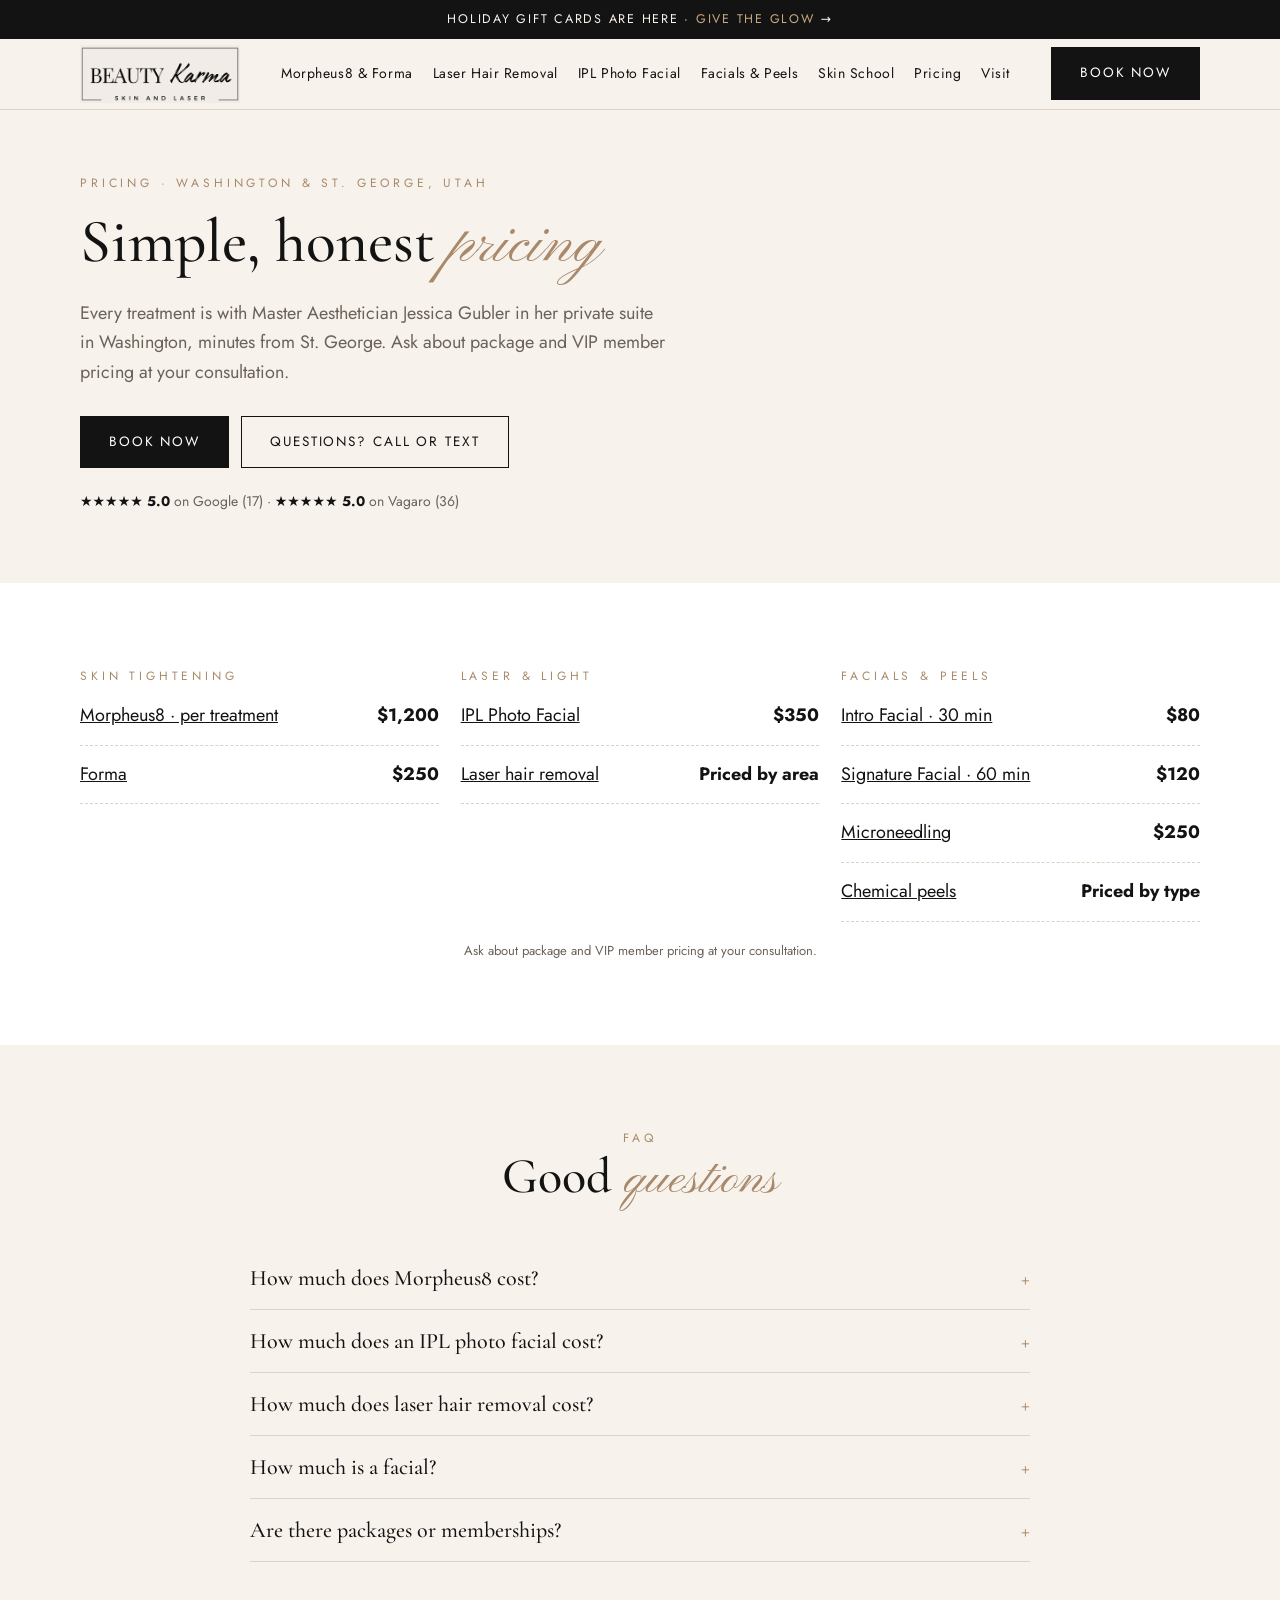
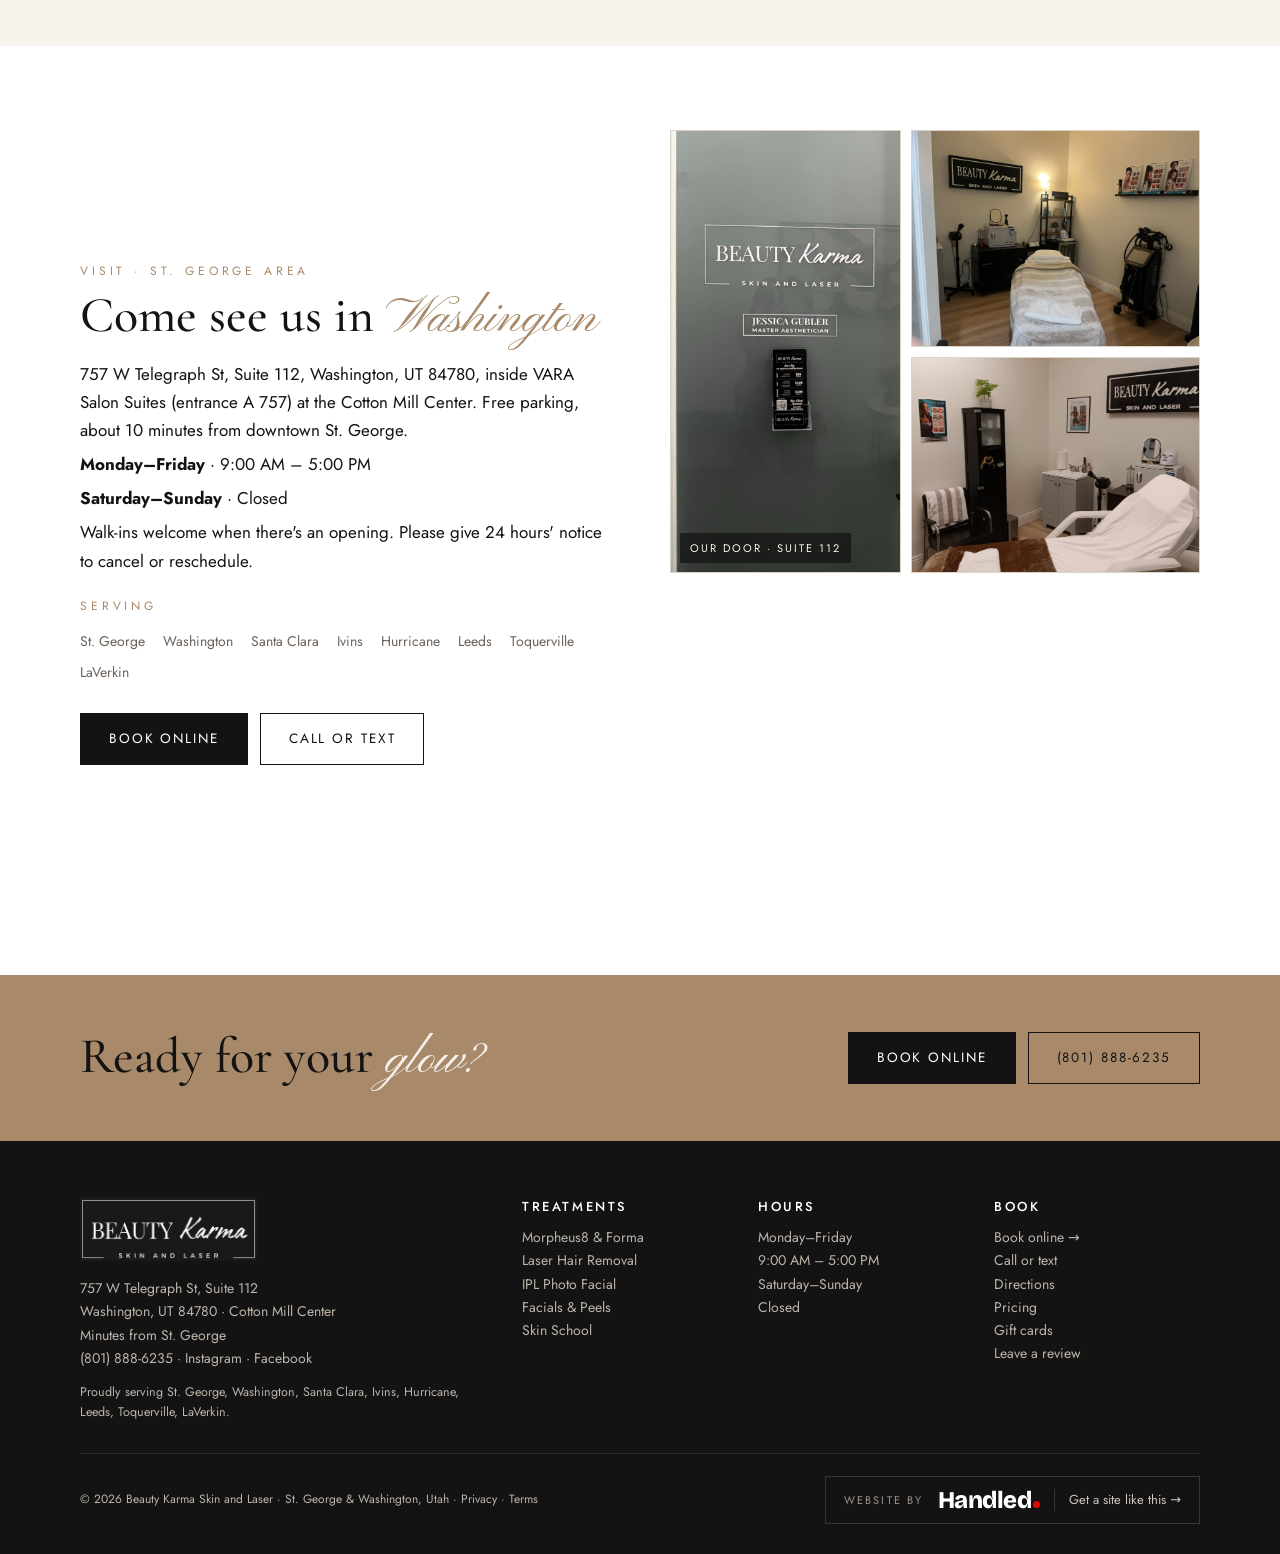
<file: pricing/index.html>
<!doctype html><html lang="en"><head><meta charset="utf-8">
<meta name="viewport" content="width=device-width,initial-scale=1">
<title>Med Spa Prices: Morpheus8, IPL, Laser &amp; Facials in Washington & St. George, UT | Beauty Karma Skin and Laser</title>
<meta name="description" content="Prices at Beauty Karma Skin and Laser in Washington &amp; St. George, UT: Morpheus8 $1,200, Forma $250, IPL photo facial $350, facials from $80, microneedling $250.">
<link rel="canonical" href="https://beautykarmaskinandlaser.com/pricing/">
<link rel="icon" href="data:image/svg+xml,%3Csvg xmlns='http://www.w3.org/2000/svg' viewBox='0 0 64 64'%3E%3Crect width='64' height='64' fill='%23141313'/%3E%3Ctext x='32' y='46' font-family='Georgia,serif' font-size='40' font-style='italic' fill='%23a88a6a' text-anchor='middle'%3EK%3C/text%3E%3C/svg%3E"><link rel="apple-touch-icon" href="/img/apple-touch-icon.png">
<meta property="og:type" content="website"><meta property="og:url" content="https://beautykarmaskinandlaser.com/pricing/"><meta property="og:title" content="Med Spa Prices: Morpheus8, IPL, Laser &amp;amp; Facials in Washington &amp; St. George, UT | Beauty Karma Skin and Laser">
<meta property="og:description" content="Prices at Beauty Karma Skin and Laser in Washington &amp; St. George, UT: Morpheus8 $1,200, Forma $250, IPL photo facial $350, facials from $80, microneedling $250."><meta property="og:image" content="https://beautykarmaskinandlaser.com/img/og.jpg">
<meta property="og:image:width" content="1200"><meta property="og:image:height" content="630"><meta name="twitter:card" content="summary_large_image">
<meta name="theme-color" content="#141313">
<link rel="preconnect" href="https://fonts.googleapis.com"><link rel="preconnect" href="https://fonts.gstatic.com" crossorigin><link rel="stylesheet" href="https://fonts.googleapis.com/css2?family=Bricolage+Grotesque:wght@800&amp;text=Handled&amp;display=swap" media="print" onload="this.media='all'"><link rel="stylesheet" href="https://fonts.googleapis.com/css2?family=Cormorant+Garamond:ital,wght@0,500;1,500&family=Jost:wght@400;500&family=Pinyon+Script&display=swap" media="print" onload="this.media='all'"><noscript><link rel="stylesheet" href="https://fonts.googleapis.com/css2?family=Bricolage+Grotesque:wght@800&amp;text=Handled&amp;display=swap"><link rel="stylesheet" href="https://fonts.googleapis.com/css2?family=Cormorant+Garamond:ital,wght@0,500;1,500&family=Jost:wght@400;500&family=Pinyon+Script&display=swap"></noscript><link rel="stylesheet" href="/style.css">
<script type="application/ld+json">{"@context": "https://schema.org", "@type": ["HealthAndBeautyBusiness", "MedicalBusiness"], "name": "Beauty Karma Skin and Laser", "url": "https://beautykarmaskinandlaser.com/", "telephone": "+18018886235", "image": "https://beautykarmaskinandlaser.com/img/og.jpg", "priceRange": "$$", "address": {"@type": "PostalAddress", "streetAddress": "757 W Telegraph St, Suite 112", "addressLocality": "Washington", "addressRegion": "UT", "postalCode": "84780", "addressCountry": "US"}, "geo": {"@type": "GeoCoordinates", "latitude": 37.1274348, "longitude": -113.5224998}, "openingHoursSpecification": [{"@type": "OpeningHoursSpecification", "dayOfWeek": ["Monday", "Tuesday", "Wednesday", "Thursday", "Friday"], "opens": "09:00", "closes": "17:00"}], "founder": {"@type": "Person", "name": "Jessica Gubler", "jobTitle": "Master Aesthetician"}, "sameAs": ["https://www.instagram.com/beautykarmaskinandlaser", "https://www.facebook.com/beautykarmaskinandlaser", "https://www.vagaro.com/beautykarmaskinandlaser", "https://www.yelp.com/biz/beauty-karma-skin-and-laser-washington", "https://www.google.com/maps/place/?q=place_id:ChIJtXE7d6pbyoAR7dyeYDTf-vc"], "hasMap": "https://www.google.com/maps/place/Beauty+Karma+Skin+And+Laser/@37.1274348,-113.5224998,17z", "areaServed": ["St. George", "Washington", "Santa Clara", "Ivins", "Hurricane", "Leeds", "Toquerville", "LaVerkin"]}</script><script type="application/ld+json">{"@context": "https://schema.org", "@type": "FAQPage", "mainEntity": [{"@type": "Question", "name": "How much does Morpheus8 cost?", "acceptedAnswer": {"@type": "Answer", "text": "Morpheus8 is $1,200 per treatment, and Forma is $250. Ask about package and VIP member pricing at your consultation."}}, {"@type": "Question", "name": "How much does an IPL photo facial cost?", "acceptedAnswer": {"@type": "Answer", "text": "An IPL photo facial is $350 per treatment."}}, {"@type": "Question", "name": "How much does laser hair removal cost?", "acceptedAnswer": {"@type": "Answer", "text": "It's priced by area. Book a laser consultation and Jessica will give you a quote for the areas you want."}}, {"@type": "Question", "name": "How much is a facial?", "acceptedAnswer": {"@type": "Answer", "text": "The Intro Facial (30 min) is $80 and the Signature Facial (60 min) is $120. Microneedling is $250."}}, {"@type": "Question", "name": "Are there packages or memberships?", "acceptedAnswer": {"@type": "Answer", "text": "Yes. Ask about package and VIP member pricing at your consultation."}}]}</script></head><body><a class="ann" href="/gift-cards/">Holiday gift cards are here &middot; <u>Give the glow</u> &rarr;</a><header class="top"><div class="wrap">
<a class="logo" href="/" aria-label="Beauty Karma Skin and Laser home"><img class="lg lg-light" src="/img/logo.jpg" alt="Beauty Karma Skin and Laser"></a>
<nav class="nav" id="nav"><a href="/morpheus8/">Morpheus8 &amp; Forma</a><a href="/laser-hair-removal/">Laser Hair Removal</a><a href="/ipl-photofacial/">IPL Photo Facial</a><a href="/facials-and-peels/">Facials &amp; Peels</a><a href="/skin-school/">Skin School</a><a href="/pricing/">Pricing</a><a href="/#visit">Visit</a></nav>
<a class="btn" href="https://www.vagaro.com/beautykarmaskinandlaser/book-now">Book now</a>
<button class="menu" onclick="document.getElementById('nav').classList.toggle('open')" aria-label="Menu">MENU</button>
</div></header>
<main>
<section class="hero thero"><div class="wrap"><div><p class="kicker">Pricing &middot; Washington &amp; St. George, Utah</p>
<h1>Simple, honest <i>pricing</i></h1>
<p class="lead">Every treatment is with Master Aesthetician Jessica Gubler in her private suite in Washington, minutes from St. George. Ask about package and VIP member pricing at your consultation.</p>
<div class="cta"><a class="btn" href="https://www.vagaro.com/beautykarmaskinandlaser/book-now">Book now</a><a class="btn ghost" href="tel:+18018886235">Questions? Call or text</a></div>
<p class="stars"><b>★★★★★ 5.0</b> on Google (17) · <b>★★★★★ 5.0</b> on Vagaro (36)</p></div></div></section>
<section class="alt"><div class="wrap"><div class="grid g3" style="align-items:start"><div><p class="kicker">Skin tightening</p><div class="price"><span><a href="/morpheus8/">Morpheus8 &middot; per treatment</a></span><b>$1,200</b></div><div class="price"><span><a href="/morpheus8/">Forma</a></span><b>$250</b></div></div><div><p class="kicker">Laser &amp; light</p><div class="price"><span><a href="/ipl-photofacial/">IPL Photo Facial</a></span><b>$350</b></div><div class="price"><span><a href="/laser-hair-removal/">Laser hair removal</a></span><b>Priced by area</b></div></div><div><p class="kicker">Facials &amp; peels</p><div class="price"><span><a href="/facials-and-peels/">Intro Facial &middot; 30 min</a></span><b>$80</b></div><div class="price"><span><a href="/facials-and-peels/">Signature Facial &middot; 60 min</a></span><b>$120</b></div><div class="price"><span><a href="/facials-and-peels/">Microneedling</a></span><b>$250</b></div><div class="price"><span><a href="/facials-and-peels/">Chemical peels</a></span><b>Priced by type</b></div></div></div>
<p class="note center">Ask about package and VIP member pricing at your consultation.</p></div></section>
<section><div class="wrap" style="max-width:820px"><div class="center head"><p class="kicker">FAQ</p><h2>Good <i>questions</i></h2></div><div class="faq"><details><summary>How much does Morpheus8 cost?</summary><p>Morpheus8 is $1,200 per treatment, and Forma is $250. Ask about package and VIP member pricing at your consultation.</p></details><details><summary>How much does an IPL photo facial cost?</summary><p>An IPL photo facial is $350 per treatment.</p></details><details><summary>How much does laser hair removal cost?</summary><p>It's priced by area. Book a laser consultation and Jessica will give you a quote for the areas you want.</p></details><details><summary>How much is a facial?</summary><p>The Intro Facial (30 min) is $80 and the Signature Facial (60 min) is $120. Microneedling is $250.</p></details><details><summary>Are there packages or memberships?</summary><p>Yes. Ask about package and VIP member pricing at your consultation.</p></details></div></div></section>
<section id="visit" class="alt"><div class="wrap split">
<div class="info"><p class="kicker">Visit · St. George area</p><h2>Come see us in <i>Washington</i></h2>
<p>757 W Telegraph St, Suite 112, Washington, UT 84780, inside VARA Salon Suites (entrance A 757) at the Cotton Mill Center. Free parking, about 10 minutes from downtown St. George.</p>
<p><b>Monday–Friday</b> · 9:00 AM – 5:00 PM</p><p><b>Saturday–Sunday</b> · Closed</p><p>Walk-ins welcome when there's an opening. Please give 24 hours' notice to cancel or reschedule.</p>
<p class="kicker" style="margin-top:22px">Serving</p><div class="towns"><span>St. George</span><span>Washington</span><span>Santa Clara</span><span>Ivins</span><span>Hurricane</span><span>Leeds</span><span>Toquerville</span><span>LaVerkin</span></div>
<div class="cta"><a class="btn" href="https://www.vagaro.com/beautykarmaskinandlaser/book-now">Book online</a><a class="btn ghost" href="tel:+18018886235">Call or text</a></div></div>
<div><div class="suite"><figure class="door"><img loading="lazy" src="/img/suite-door.jpg" alt="The Beauty Karma Skin and Laser door at Suite 112, 757 W Telegraph St, Washington, Utah"><figcaption>Our door · Suite 112</figcaption></figure><img loading="lazy" src="/img/suite-laser-room.jpg" alt="Laser treatment room at Beauty Karma Skin and Laser, Washington, Utah"><img loading="lazy" src="/img/suite-facial-room.jpg" alt="Facial room at Beauty Karma Skin and Laser, Washington, Utah"></div>
<iframe class="map" loading="lazy" title="Map to Beauty Karma Skin and Laser" src="https://www.google.com/maps?q=Beauty+Karma+Skin+And+Laser,+757+W+Telegraph+St+Suite+112,+Washington,+UT+84780&output=embed"></iframe></div>
</div></section>
</main>
<section class="band"><div class="wrap"><h2>Ready for your <i>glow?</i></h2>
<div class="cta" style="margin:0"><a class="btn" href="https://www.vagaro.com/beautykarmaskinandlaser/book-now">Book online</a><a class="btn ghost" style="border-color:var(--ink)" href="tel:+18018886235">(801) 888-6235</a></div></div></section>
<footer><div class="wrap">
<div><a class="logo" href="/" style="align-items:flex-start"><img class="lg lg-dark" src="/img/logo.jpg" alt="Beauty Karma Skin and Laser"></a>
<p style="margin-top:16px">757 W Telegraph St, Suite 112<br>Washington, UT 84780 · Cotton Mill Center<br>Minutes from St. George</p>
<p><a href="tel:+18018886235">(801) 888-6235</a> · <a href="https://www.instagram.com/beautykarmaskinandlaser">Instagram</a> · <a href="https://www.facebook.com/beautykarmaskinandlaser">Facebook</a></p>
<p style="margin-top:12px;font-size:12.5px">Proudly serving St. George, Washington, Santa Clara, Ivins, Hurricane, Leeds, Toquerville, LaVerkin.</p></div>
<div><h5>Treatments</h5><p><a href="/morpheus8/">Morpheus8 &amp; Forma</a></p><p><a href="/laser-hair-removal/">Laser Hair Removal</a></p><p><a href="/ipl-photofacial/">IPL Photo Facial</a></p><p><a href="/facials-and-peels/">Facials &amp; Peels</a></p><p><a href="/skin-school/">Skin School</a></p></div>
<div><h5>Hours</h5><p>Monday–Friday<br>9:00 AM – 5:00 PM</p><p>Saturday–Sunday<br>Closed</p></div>
<div><h5>Book</h5><p><a href="https://www.vagaro.com/beautykarmaskinandlaser/book-now">Book online →</a></p><p><a href="tel:+18018886235">Call or text</a></p><p><a href="https://www.google.com/maps/place/Beauty+Karma+Skin+And+Laser/@37.1274348,-113.5224998,17z">Directions</a></p><p><a href="/pricing/">Pricing</a></p><p><a href="/gift-cards/">Gift cards</a></p><p><a href="/review/">Leave a review</a></p></div>
<div class="credit"><span>© 2026 Beauty Karma Skin and Laser · St. George &amp; Washington, Utah · <a href="/privacy/">Privacy</a> · <a href="/terms/">Terms</a></span><a class="hbadge" href="https://handleditforyou.com/?utm_source=beautykarma&amp;utm_medium=footer_credit" target="_blank" rel="noopener" aria-label="Website by Handled. Get a site like this.">
<span class="hb-s">Website by</span><span class="hb-logo">Handled<i></i></span><span class="hb-cta">Get a site like this &rarr;</span></a></div>
</div></footer>
<div class="mbar"><a href="https://www.vagaro.com/beautykarmaskinandlaser/book-now">Book now</a><a href="tel:+18018886235">Call</a></div>
<script>
document.querySelectorAll('.ba input').forEach(r=>{const b=r.closest('.ba');const s=()=>b.style.setProperty('--x',r.value+'%');r.addEventListener('input',s);s();});
(function(){const h=document.querySelector('.ba.hint');if(!h||matchMedia('(prefers-reduced-motion: reduce)').matches)return;
const r=h.querySelector('input');let stop=false,timer;const set=v=>{h.style.setProperty('--x',v+'%');r.value=v;};
['pointerdown','touchstart','input','keydown'].forEach(e=>h.addEventListener(e,()=>{stop=true;clearTimeout(timer);},{passive:true}));
const keys=[[0,50],[700,28],[1500,72],[2200,50]],ease=t=>t<.5?2*t*t:1-Math.pow(-2*t+2,2)/2;
function play(){if(stop)return;const t0=performance.now();(function f(now){if(stop)return;const t=now-t0;let i=1;while(i<keys.length&&t>keys[i][0])i++;
if(i>=keys.length){set(50);timer=setTimeout(play,4000);return;}const[a,va]=keys[i-1],[b,vb]=keys[i];set(va+(vb-va)*ease((t-a)/(b-a)));requestAnimationFrame(f);})(t0);}
new IntersectionObserver((es,o)=>{if(es[0].isIntersecting){o.disconnect();setTimeout(play,600);}},{threshold:.5}).observe(h);})();
document.querySelectorAll('[data-tabs]').forEach(g=>{const tabs=g.querySelectorAll('.tab'),panes=g.querySelectorAll('.pane');tabs.forEach((t,i)=>t.addEventListener('click',()=>{tabs.forEach(x=>x.classList.remove('on'));panes.forEach(x=>x.classList.remove('on'));t.classList.add('on');panes[i].classList.add('on')}))});
const chips=document.querySelectorAll('.chip'),rec=document.getElementById('rec');
chips.forEach(c=>c.addEventListener('click',()=>{chips.forEach(x=>x.classList.remove('on'));c.classList.add('on');rec.hidden=false;
rec.querySelector('h3').innerHTML=c.dataset.t;rec.querySelector('.why').textContent=c.dataset.w;rec.querySelector('a.more').href='/'+c.dataset.s+'/';}));
</script></body></html>
</file>
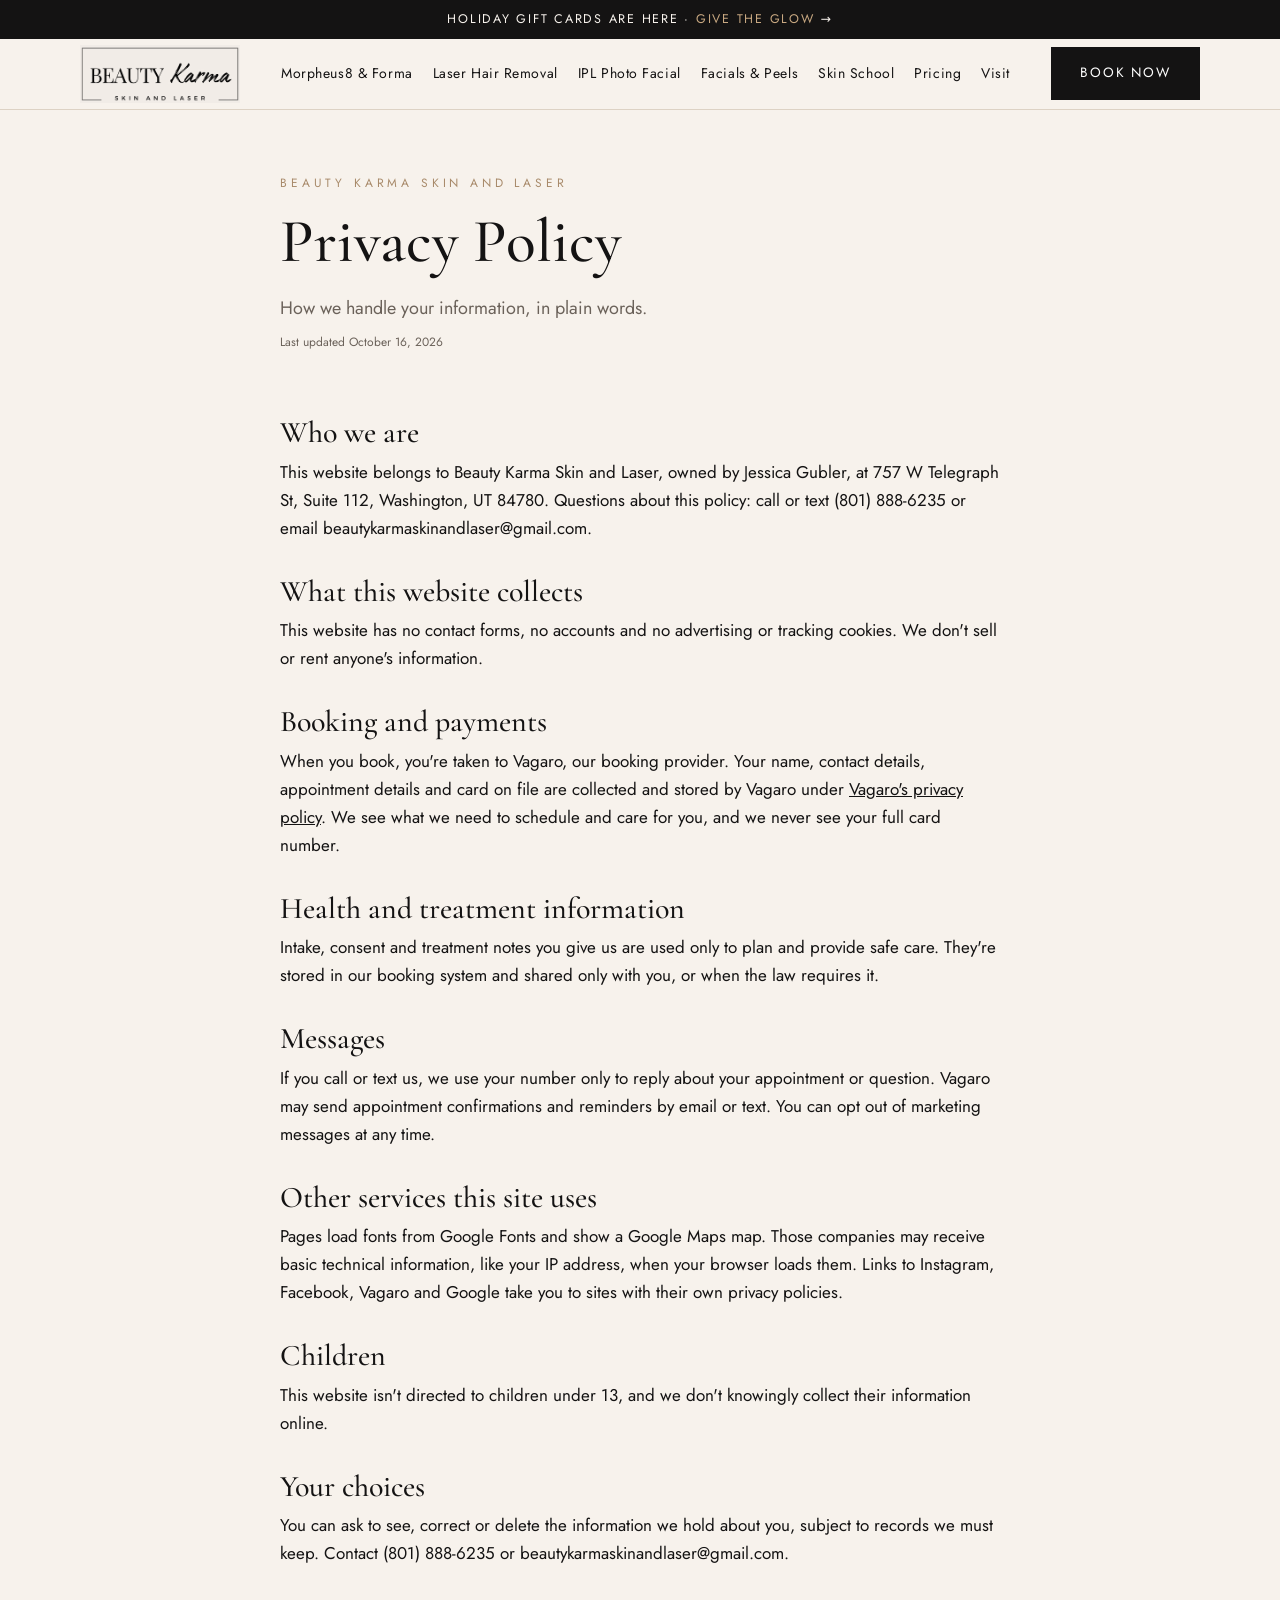
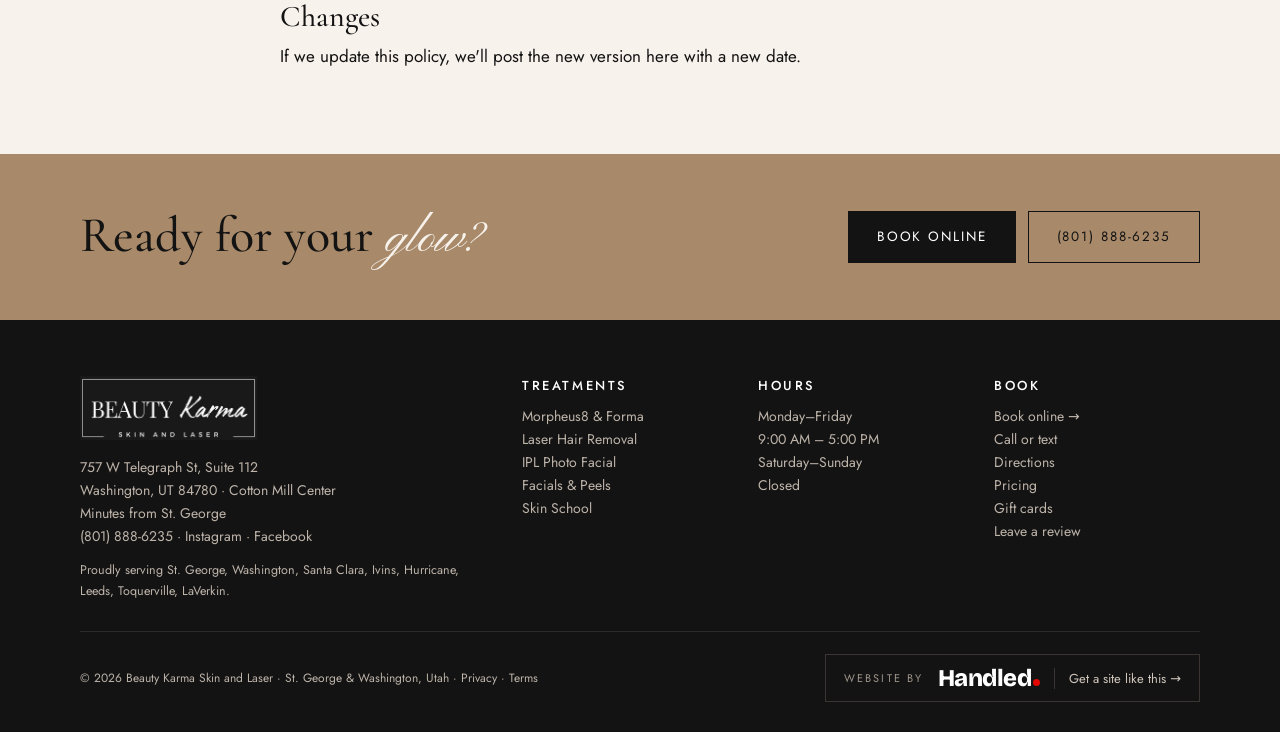
<file: privacy/index.html>
<!doctype html><html lang="en"><head><meta charset="utf-8">
<meta name="viewport" content="width=device-width,initial-scale=1">
<title>Privacy Policy | Beauty Karma Skin and Laser</title>
<meta name="description" content="Privacy Policy for Beauty Karma Skin and Laser in St. George and Washington, Utah.">
<link rel="canonical" href="https://beautykarmaskinandlaser.com/privacy/">
<link rel="icon" href="data:image/svg+xml,%3Csvg xmlns='http://www.w3.org/2000/svg' viewBox='0 0 64 64'%3E%3Crect width='64' height='64' fill='%23141313'/%3E%3Ctext x='32' y='46' font-family='Georgia,serif' font-size='40' font-style='italic' fill='%23a88a6a' text-anchor='middle'%3EK%3C/text%3E%3C/svg%3E"><link rel="apple-touch-icon" href="/img/apple-touch-icon.png">
<meta property="og:type" content="website"><meta property="og:url" content="https://beautykarmaskinandlaser.com/privacy/"><meta property="og:title" content="Privacy Policy | Beauty Karma Skin and Laser">
<meta property="og:description" content="Privacy Policy for Beauty Karma Skin and Laser in St. George and Washington, Utah."><meta property="og:image" content="https://beautykarmaskinandlaser.com/img/og.jpg">
<meta property="og:image:width" content="1200"><meta property="og:image:height" content="630"><meta name="twitter:card" content="summary_large_image">
<meta name="theme-color" content="#141313">
<link rel="preconnect" href="https://fonts.googleapis.com"><link rel="preconnect" href="https://fonts.gstatic.com" crossorigin><link rel="stylesheet" href="https://fonts.googleapis.com/css2?family=Bricolage+Grotesque:wght@800&amp;text=Handled&amp;display=swap" media="print" onload="this.media='all'"><link rel="stylesheet" href="https://fonts.googleapis.com/css2?family=Cormorant+Garamond:ital,wght@0,500;1,500&family=Jost:wght@400;500&family=Pinyon+Script&display=swap" media="print" onload="this.media='all'"><noscript><link rel="stylesheet" href="https://fonts.googleapis.com/css2?family=Bricolage+Grotesque:wght@800&amp;text=Handled&amp;display=swap"><link rel="stylesheet" href="https://fonts.googleapis.com/css2?family=Cormorant+Garamond:ital,wght@0,500;1,500&family=Jost:wght@400;500&family=Pinyon+Script&display=swap"></noscript><link rel="stylesheet" href="/style.css">
<script type="application/ld+json">{"@context": "https://schema.org", "@type": ["HealthAndBeautyBusiness", "MedicalBusiness"], "name": "Beauty Karma Skin and Laser", "url": "https://beautykarmaskinandlaser.com/", "telephone": "+18018886235", "image": "https://beautykarmaskinandlaser.com/img/og.jpg", "priceRange": "$$", "address": {"@type": "PostalAddress", "streetAddress": "757 W Telegraph St, Suite 112", "addressLocality": "Washington", "addressRegion": "UT", "postalCode": "84780", "addressCountry": "US"}, "geo": {"@type": "GeoCoordinates", "latitude": 37.1274348, "longitude": -113.5224998}, "openingHoursSpecification": [{"@type": "OpeningHoursSpecification", "dayOfWeek": ["Monday", "Tuesday", "Wednesday", "Thursday", "Friday"], "opens": "09:00", "closes": "17:00"}], "founder": {"@type": "Person", "name": "Jessica Gubler", "jobTitle": "Master Aesthetician"}, "sameAs": ["https://www.instagram.com/beautykarmaskinandlaser", "https://www.facebook.com/beautykarmaskinandlaser", "https://www.vagaro.com/beautykarmaskinandlaser", "https://www.yelp.com/biz/beauty-karma-skin-and-laser-washington", "https://www.google.com/maps/place/?q=place_id:ChIJtXE7d6pbyoAR7dyeYDTf-vc"], "hasMap": "https://www.google.com/maps/place/Beauty+Karma+Skin+And+Laser/@37.1274348,-113.5224998,17z", "areaServed": ["St. George", "Washington", "Santa Clara", "Ivins", "Hurricane", "Leeds", "Toquerville", "LaVerkin"]}</script></head><body><a class="ann" href="/gift-cards/">Holiday gift cards are here &middot; <u>Give the glow</u> &rarr;</a><header class="top"><div class="wrap">
<a class="logo" href="/" aria-label="Beauty Karma Skin and Laser home"><img class="lg lg-light" src="/img/logo.jpg" alt="Beauty Karma Skin and Laser"></a>
<nav class="nav" id="nav"><a href="/morpheus8/">Morpheus8 &amp; Forma</a><a href="/laser-hair-removal/">Laser Hair Removal</a><a href="/ipl-photofacial/">IPL Photo Facial</a><a href="/facials-and-peels/">Facials &amp; Peels</a><a href="/skin-school/">Skin School</a><a href="/pricing/">Pricing</a><a href="/#visit">Visit</a></nav>
<a class="btn" href="https://www.vagaro.com/beautykarmaskinandlaser/book-now">Book now</a>
<button class="menu" onclick="document.getElementById('nav').classList.toggle('open')" aria-label="Menu">MENU</button>
</div></header>
<main><section class="hero" style="padding-bottom:20px"><div class="wrap" style="display:block;max-width:760px">
<p class="kicker">Beauty Karma Skin and Laser</p><h1>Privacy Policy</h1><p class="lead">How we handle your information, in plain words.</p><p class="note">Last updated October 16, 2026</p></div></section>
<section style="padding-top:10px"><div class="wrap article" style="max-width:760px"><h2 style='font-size:30px;margin:34px 0 8px'>Who we are</h2><p>This website belongs to Beauty Karma Skin and Laser, owned by Jessica Gubler, at 757 W Telegraph St, Suite 112, Washington, UT 84780. Questions about this policy: call or text (801) 888-6235 or email beautykarmaskinandlaser@gmail.com.</p><h2 style='font-size:30px;margin:34px 0 8px'>What this website collects</h2><p>This website has no contact forms, no accounts and no advertising or tracking cookies. We don't sell or rent anyone's information.</p><h2 style='font-size:30px;margin:34px 0 8px'>Booking and payments</h2><p>When you book, you're taken to Vagaro, our booking provider. Your name, contact details, appointment details and card on file are collected and stored by Vagaro under <a href='https://www.vagaro.com/privacy'>Vagaro's privacy policy</a>. We see what we need to schedule and care for you, and we never see your full card number.</p><h2 style='font-size:30px;margin:34px 0 8px'>Health and treatment information</h2><p>Intake, consent and treatment notes you give us are used only to plan and provide safe care. They're stored in our booking system and shared only with you, or when the law requires it.</p><h2 style='font-size:30px;margin:34px 0 8px'>Messages</h2><p>If you call or text us, we use your number only to reply about your appointment or question. Vagaro may send appointment confirmations and reminders by email or text. You can opt out of marketing messages at any time.</p><h2 style='font-size:30px;margin:34px 0 8px'>Other services this site uses</h2><p>Pages load fonts from Google Fonts and show a Google Maps map. Those companies may receive basic technical information, like your IP address, when your browser loads them. Links to Instagram, Facebook, Vagaro and Google take you to sites with their own privacy policies.</p><h2 style='font-size:30px;margin:34px 0 8px'>Children</h2><p>This website isn't directed to children under 13, and we don't knowingly collect their information online.</p><h2 style='font-size:30px;margin:34px 0 8px'>Your choices</h2><p>You can ask to see, correct or delete the information we hold about you, subject to records we must keep. Contact (801) 888-6235 or beautykarmaskinandlaser@gmail.com.</p><h2 style='font-size:30px;margin:34px 0 8px'>Changes</h2><p>If we update this policy, we'll post the new version here with a new date.</p></div></section></main>
<section class="band"><div class="wrap"><h2>Ready for your <i>glow?</i></h2>
<div class="cta" style="margin:0"><a class="btn" href="https://www.vagaro.com/beautykarmaskinandlaser/book-now">Book online</a><a class="btn ghost" style="border-color:var(--ink)" href="tel:+18018886235">(801) 888-6235</a></div></div></section>
<footer><div class="wrap">
<div><a class="logo" href="/" style="align-items:flex-start"><img class="lg lg-dark" src="/img/logo.jpg" alt="Beauty Karma Skin and Laser"></a>
<p style="margin-top:16px">757 W Telegraph St, Suite 112<br>Washington, UT 84780 · Cotton Mill Center<br>Minutes from St. George</p>
<p><a href="tel:+18018886235">(801) 888-6235</a> · <a href="https://www.instagram.com/beautykarmaskinandlaser">Instagram</a> · <a href="https://www.facebook.com/beautykarmaskinandlaser">Facebook</a></p>
<p style="margin-top:12px;font-size:12.5px">Proudly serving St. George, Washington, Santa Clara, Ivins, Hurricane, Leeds, Toquerville, LaVerkin.</p></div>
<div><h5>Treatments</h5><p><a href="/morpheus8/">Morpheus8 &amp; Forma</a></p><p><a href="/laser-hair-removal/">Laser Hair Removal</a></p><p><a href="/ipl-photofacial/">IPL Photo Facial</a></p><p><a href="/facials-and-peels/">Facials &amp; Peels</a></p><p><a href="/skin-school/">Skin School</a></p></div>
<div><h5>Hours</h5><p>Monday–Friday<br>9:00 AM – 5:00 PM</p><p>Saturday–Sunday<br>Closed</p></div>
<div><h5>Book</h5><p><a href="https://www.vagaro.com/beautykarmaskinandlaser/book-now">Book online →</a></p><p><a href="tel:+18018886235">Call or text</a></p><p><a href="https://www.google.com/maps/place/Beauty+Karma+Skin+And+Laser/@37.1274348,-113.5224998,17z">Directions</a></p><p><a href="/pricing/">Pricing</a></p><p><a href="/gift-cards/">Gift cards</a></p><p><a href="/review/">Leave a review</a></p></div>
<div class="credit"><span>© 2026 Beauty Karma Skin and Laser · St. George &amp; Washington, Utah · <a href="/privacy/">Privacy</a> · <a href="/terms/">Terms</a></span><a class="hbadge" href="https://handleditforyou.com/?utm_source=beautykarma&amp;utm_medium=footer_credit" target="_blank" rel="noopener" aria-label="Website by Handled. Get a site like this.">
<span class="hb-s">Website by</span><span class="hb-logo">Handled<i></i></span><span class="hb-cta">Get a site like this &rarr;</span></a></div>
</div></footer>
<div class="mbar"><a href="https://www.vagaro.com/beautykarmaskinandlaser/book-now">Book now</a><a href="tel:+18018886235">Call</a></div>
<script>
document.querySelectorAll('.ba input').forEach(r=>{const b=r.closest('.ba');const s=()=>b.style.setProperty('--x',r.value+'%');r.addEventListener('input',s);s();});
(function(){const h=document.querySelector('.ba.hint');if(!h||matchMedia('(prefers-reduced-motion: reduce)').matches)return;
const r=h.querySelector('input');let stop=false,timer;const set=v=>{h.style.setProperty('--x',v+'%');r.value=v;};
['pointerdown','touchstart','input','keydown'].forEach(e=>h.addEventListener(e,()=>{stop=true;clearTimeout(timer);},{passive:true}));
const keys=[[0,50],[700,28],[1500,72],[2200,50]],ease=t=>t<.5?2*t*t:1-Math.pow(-2*t+2,2)/2;
function play(){if(stop)return;const t0=performance.now();(function f(now){if(stop)return;const t=now-t0;let i=1;while(i<keys.length&&t>keys[i][0])i++;
if(i>=keys.length){set(50);timer=setTimeout(play,4000);return;}const[a,va]=keys[i-1],[b,vb]=keys[i];set(va+(vb-va)*ease((t-a)/(b-a)));requestAnimationFrame(f);})(t0);}
new IntersectionObserver((es,o)=>{if(es[0].isIntersecting){o.disconnect();setTimeout(play,600);}},{threshold:.5}).observe(h);})();
document.querySelectorAll('[data-tabs]').forEach(g=>{const tabs=g.querySelectorAll('.tab'),panes=g.querySelectorAll('.pane');tabs.forEach((t,i)=>t.addEventListener('click',()=>{tabs.forEach(x=>x.classList.remove('on'));panes.forEach(x=>x.classList.remove('on'));t.classList.add('on');panes[i].classList.add('on')}))});
const chips=document.querySelectorAll('.chip'),rec=document.getElementById('rec');
chips.forEach(c=>c.addEventListener('click',()=>{chips.forEach(x=>x.classList.remove('on'));c.classList.add('on');rec.hidden=false;
rec.querySelector('h3').innerHTML=c.dataset.t;rec.querySelector('.why').textContent=c.dataset.w;rec.querySelector('a.more').href='/'+c.dataset.s+'/';}));
</script></body></html>
</file>
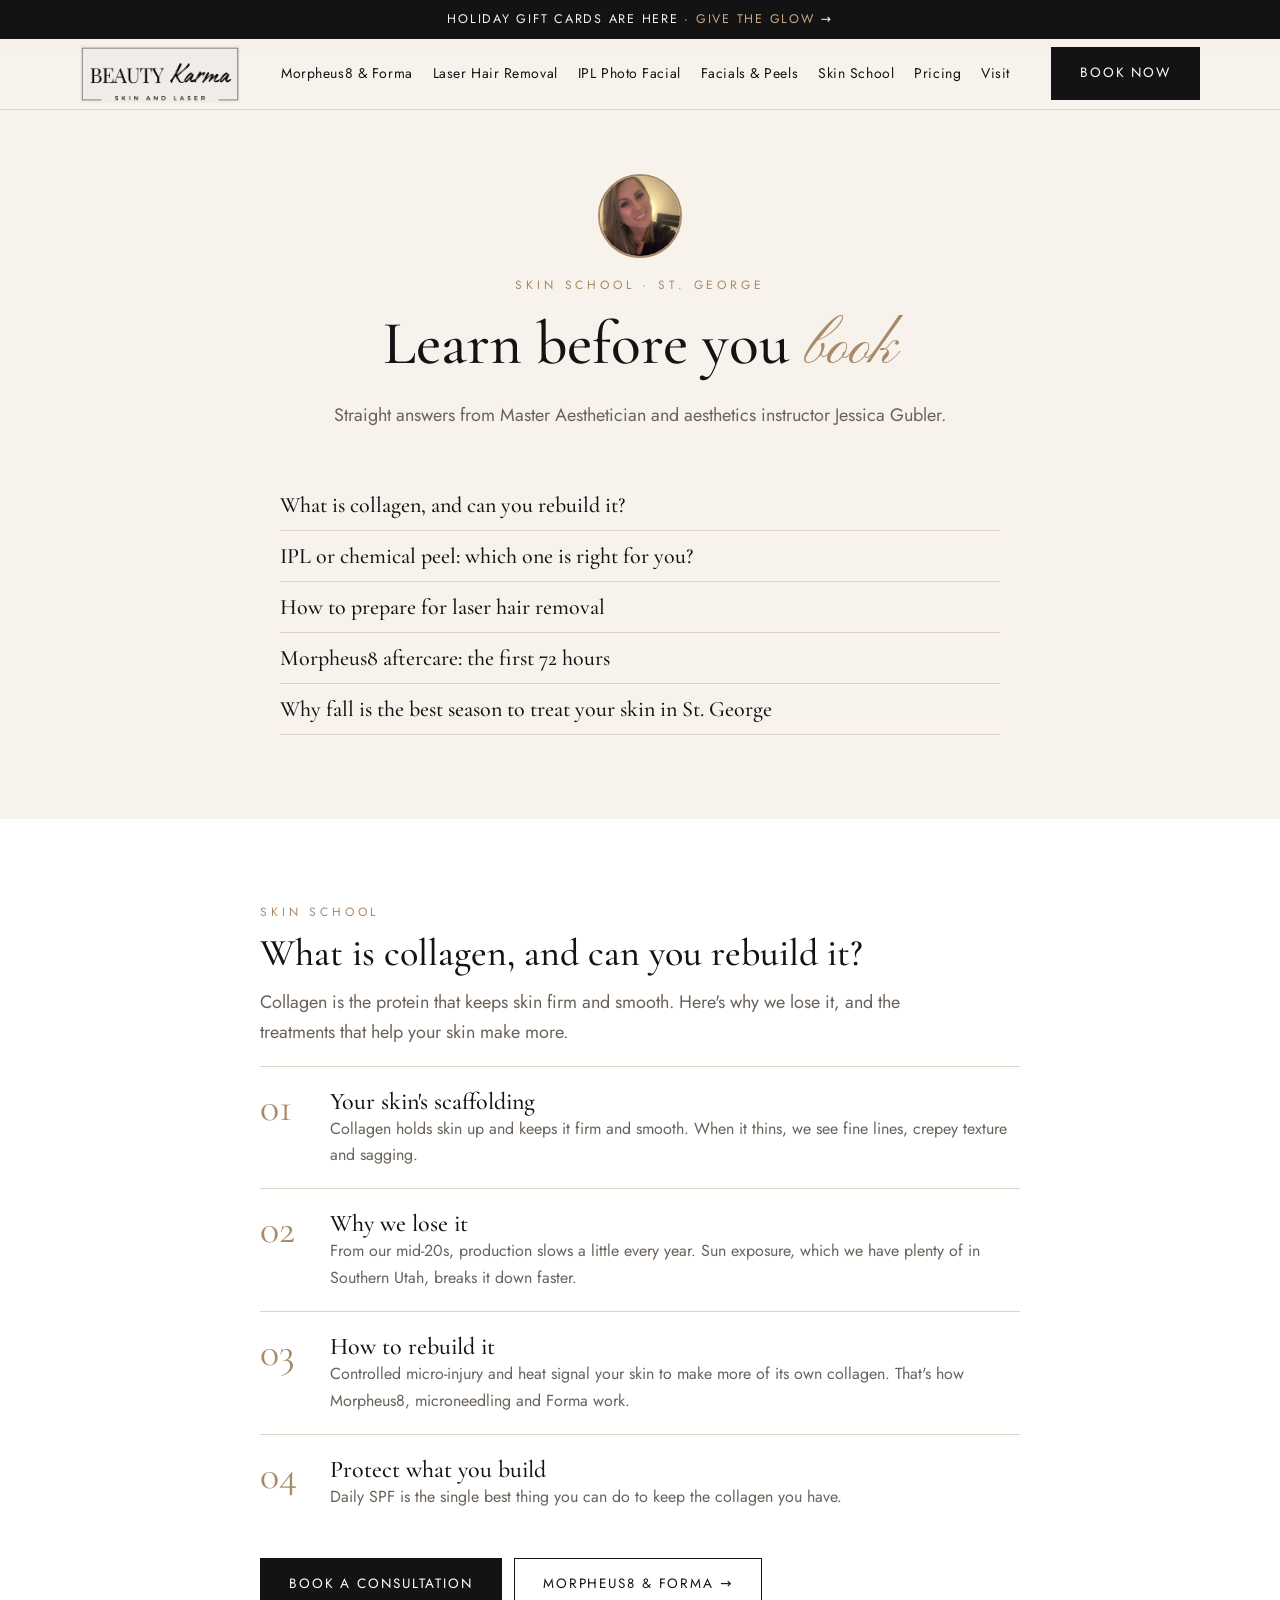
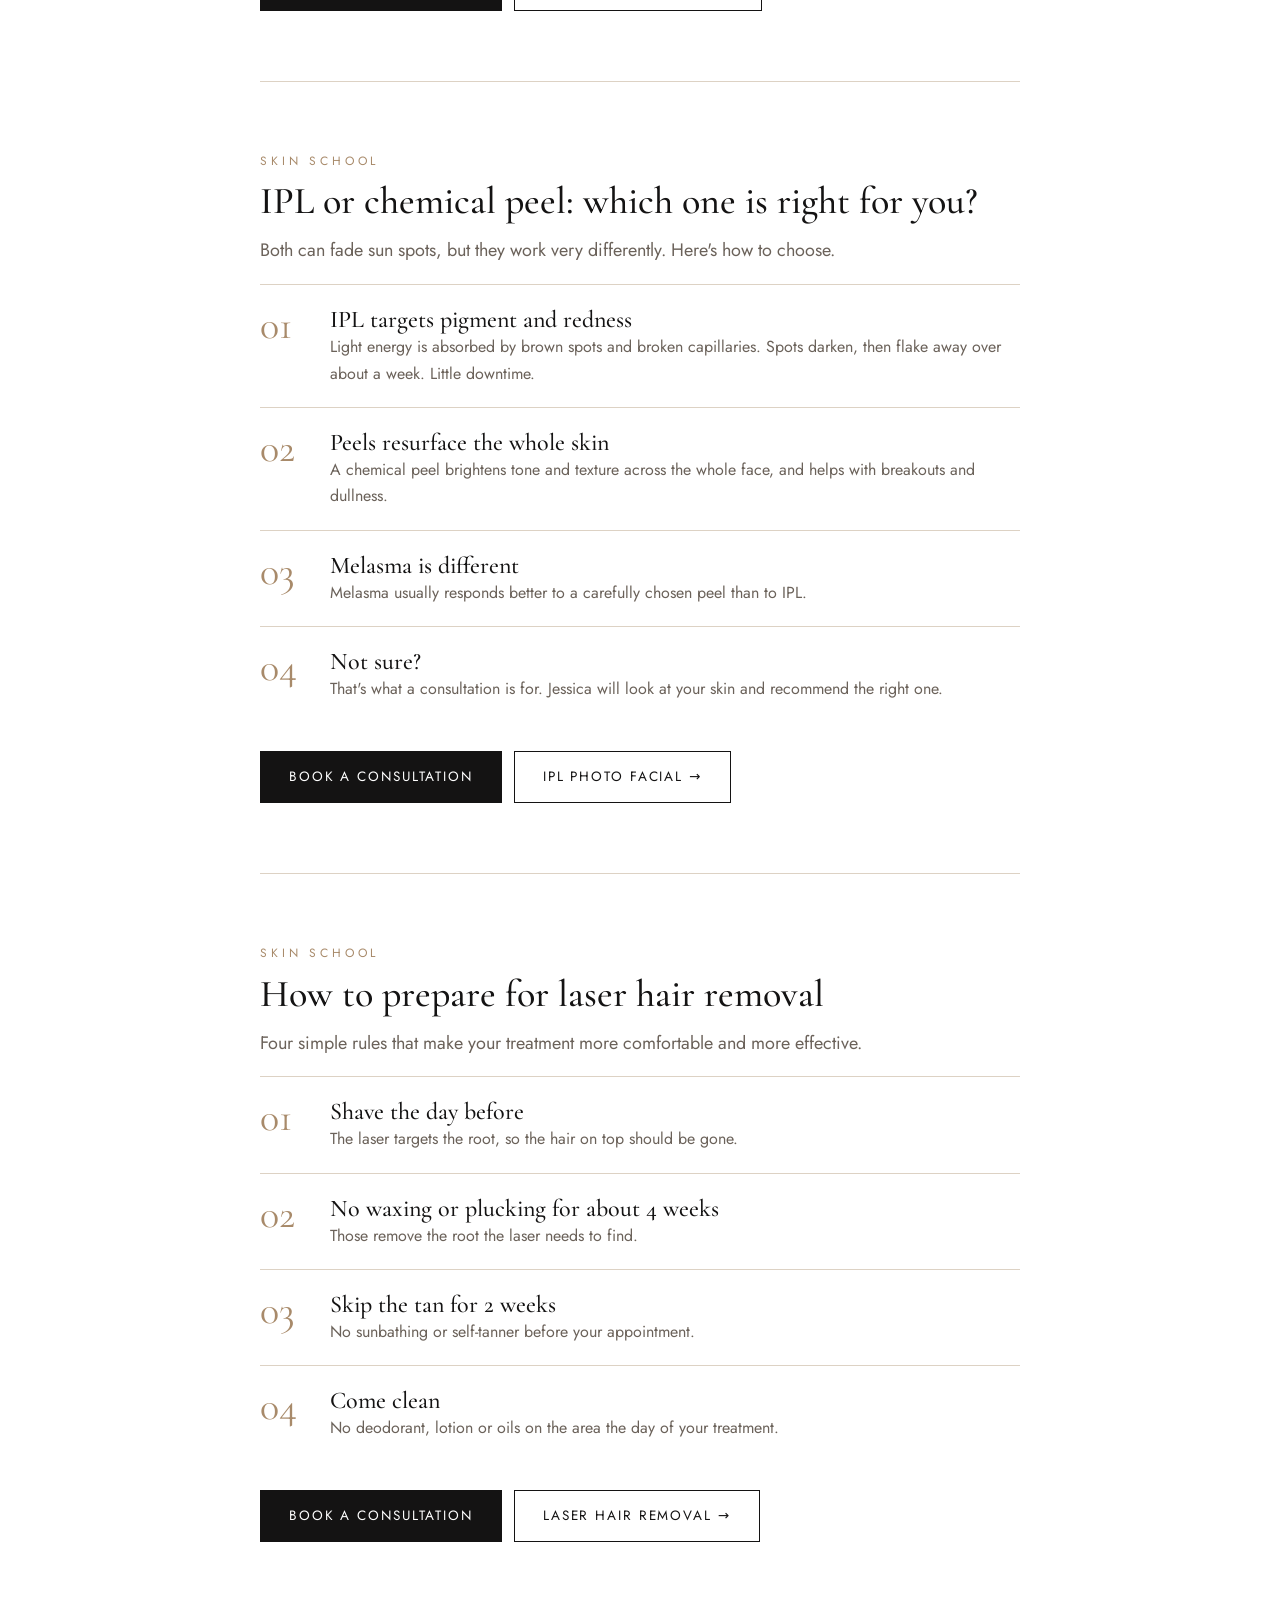
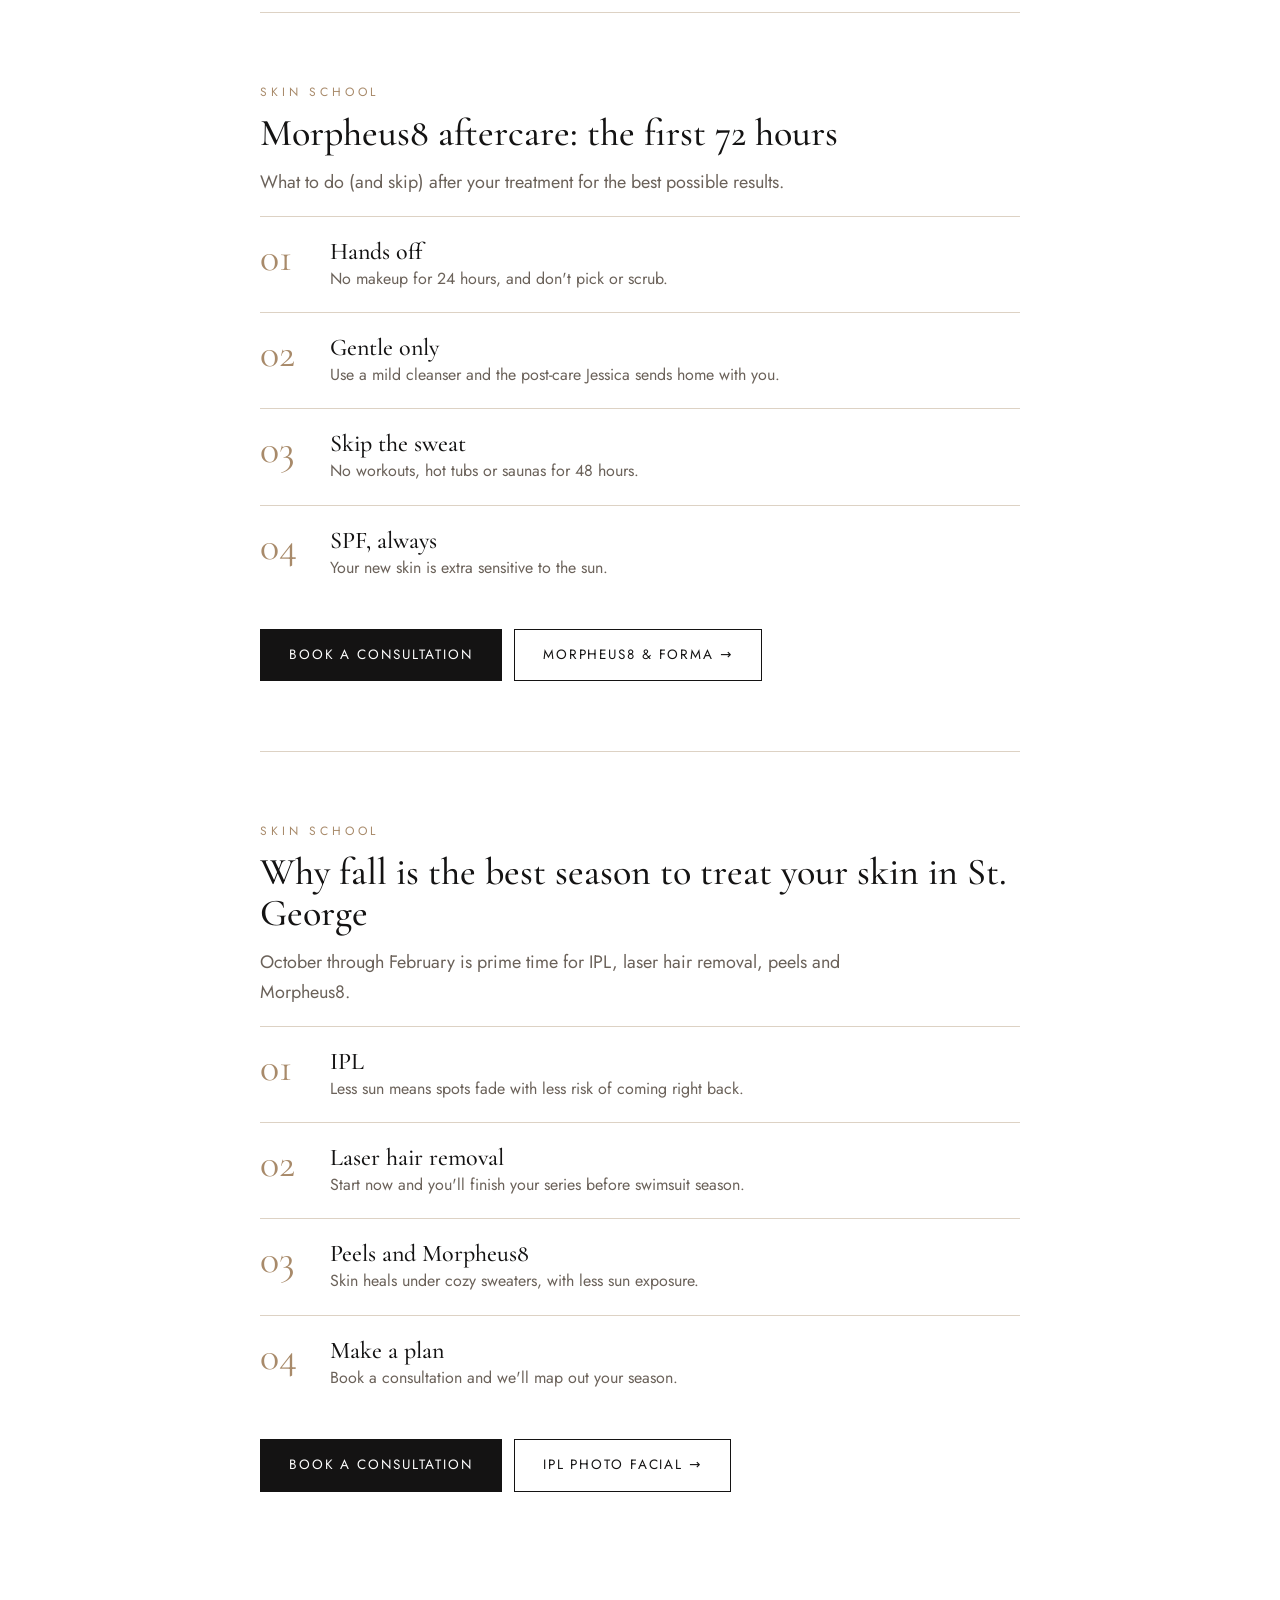
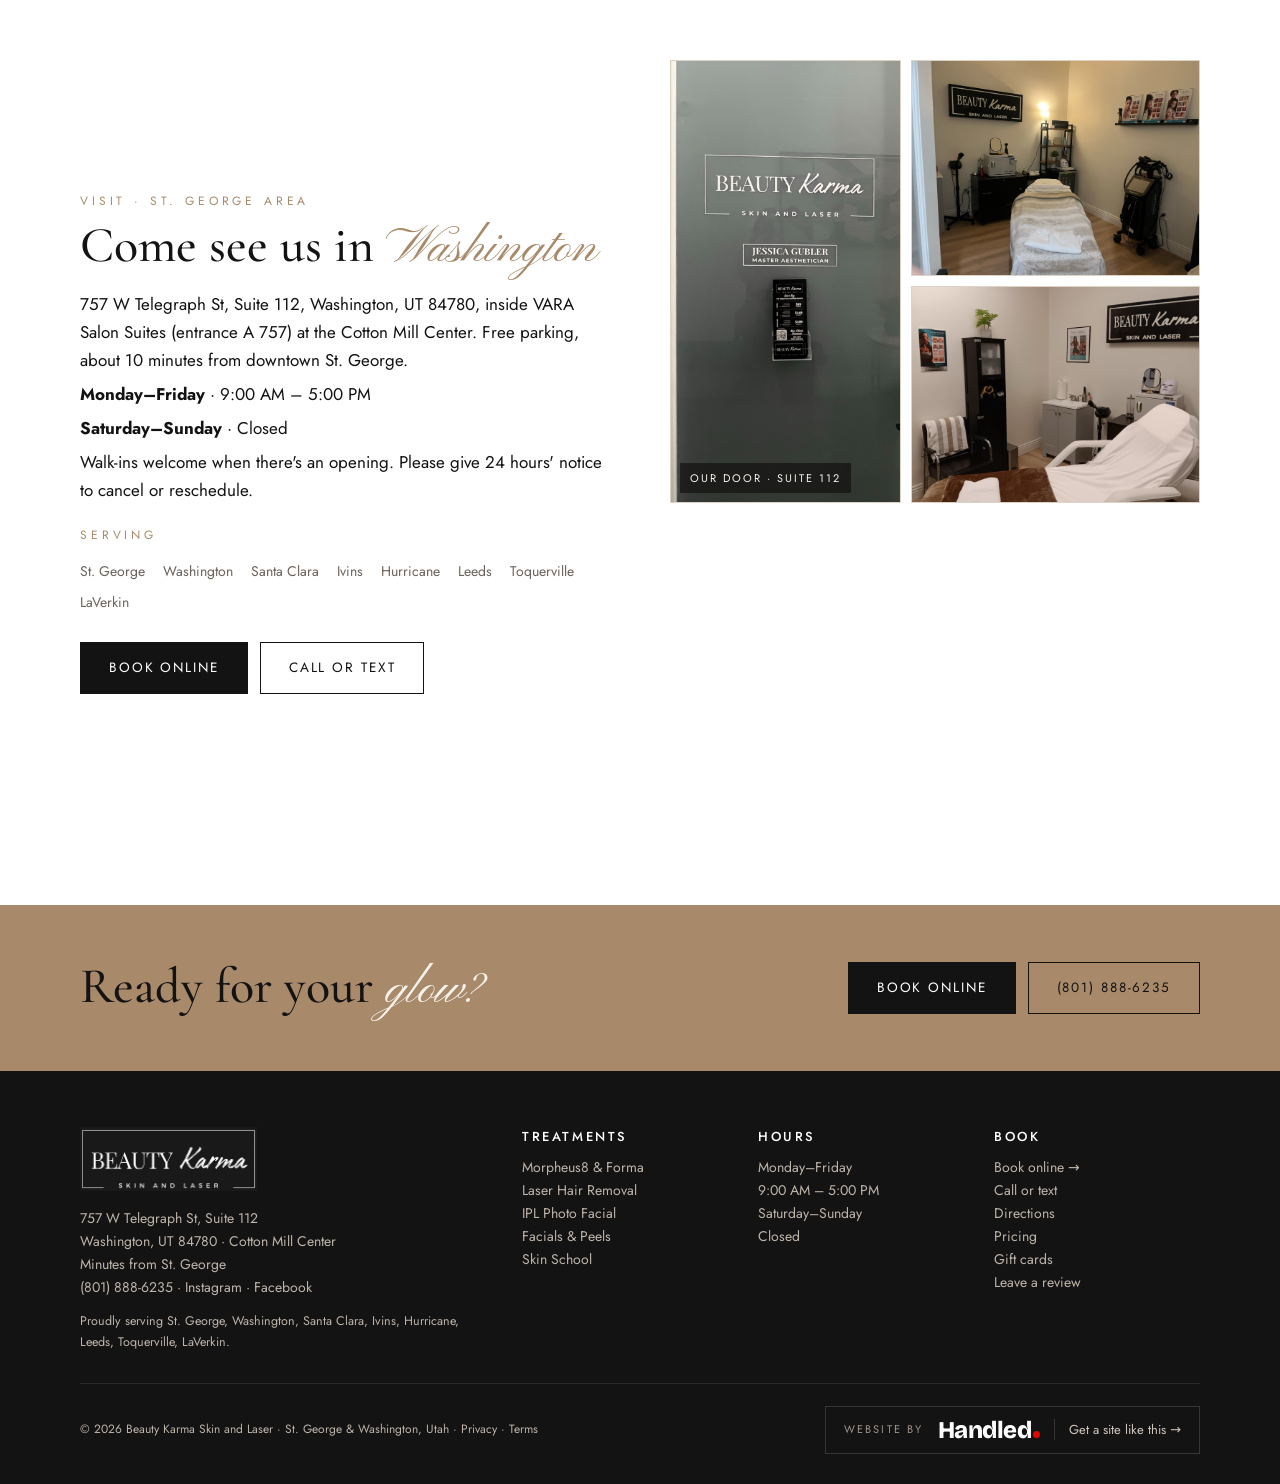
<file: skin-school/index.html>
<!doctype html><html lang="en"><head><meta charset="utf-8">
<meta name="viewport" content="width=device-width,initial-scale=1">
<title>Skin School: Skincare Answers from a Washington & St. George Aesthetician | Beauty Karma Skin and Laser</title>
<meta name="description" content="Skin School from Beauty Karma in St. George, UT: collagen, IPL vs. chemical peels, laser hair removal prep, Morpheus8 aftercare and the best season to treat your skin.">
<link rel="canonical" href="https://beautykarmaskinandlaser.com/skin-school/">
<link rel="icon" href="data:image/svg+xml,%3Csvg xmlns='http://www.w3.org/2000/svg' viewBox='0 0 64 64'%3E%3Crect width='64' height='64' fill='%23141313'/%3E%3Ctext x='32' y='46' font-family='Georgia,serif' font-size='40' font-style='italic' fill='%23a88a6a' text-anchor='middle'%3EK%3C/text%3E%3C/svg%3E"><link rel="apple-touch-icon" href="/img/apple-touch-icon.png">
<meta property="og:type" content="website"><meta property="og:url" content="https://beautykarmaskinandlaser.com/skin-school/"><meta property="og:title" content="Skin School: Skincare Answers from a Washington &amp; St. George Aesthetician | Beauty Karma Skin and Laser">
<meta property="og:description" content="Skin School from Beauty Karma in St. George, UT: collagen, IPL vs. chemical peels, laser hair removal prep, Morpheus8 aftercare and the best season to treat your skin."><meta property="og:image" content="https://beautykarmaskinandlaser.com/img/og.jpg">
<meta property="og:image:width" content="1200"><meta property="og:image:height" content="630"><meta name="twitter:card" content="summary_large_image">
<meta name="theme-color" content="#141313">
<link rel="preconnect" href="https://fonts.googleapis.com"><link rel="preconnect" href="https://fonts.gstatic.com" crossorigin><link rel="stylesheet" href="https://fonts.googleapis.com/css2?family=Bricolage+Grotesque:wght@800&amp;text=Handled&amp;display=swap" media="print" onload="this.media='all'"><link rel="stylesheet" href="https://fonts.googleapis.com/css2?family=Cormorant+Garamond:ital,wght@0,500;1,500&family=Jost:wght@400;500&family=Pinyon+Script&display=swap" media="print" onload="this.media='all'"><noscript><link rel="stylesheet" href="https://fonts.googleapis.com/css2?family=Bricolage+Grotesque:wght@800&amp;text=Handled&amp;display=swap"><link rel="stylesheet" href="https://fonts.googleapis.com/css2?family=Cormorant+Garamond:ital,wght@0,500;1,500&family=Jost:wght@400;500&family=Pinyon+Script&display=swap"></noscript><link rel="stylesheet" href="/style.css">
<script type="application/ld+json">{"@context": "https://schema.org", "@type": ["HealthAndBeautyBusiness", "MedicalBusiness"], "name": "Beauty Karma Skin and Laser", "url": "https://beautykarmaskinandlaser.com/", "telephone": "+18018886235", "image": "https://beautykarmaskinandlaser.com/img/og.jpg", "priceRange": "$$", "address": {"@type": "PostalAddress", "streetAddress": "757 W Telegraph St, Suite 112", "addressLocality": "Washington", "addressRegion": "UT", "postalCode": "84780", "addressCountry": "US"}, "geo": {"@type": "GeoCoordinates", "latitude": 37.1274348, "longitude": -113.5224998}, "openingHoursSpecification": [{"@type": "OpeningHoursSpecification", "dayOfWeek": ["Monday", "Tuesday", "Wednesday", "Thursday", "Friday"], "opens": "09:00", "closes": "17:00"}], "founder": {"@type": "Person", "name": "Jessica Gubler", "jobTitle": "Master Aesthetician"}, "sameAs": ["https://www.instagram.com/beautykarmaskinandlaser", "https://www.facebook.com/beautykarmaskinandlaser", "https://www.vagaro.com/beautykarmaskinandlaser", "https://www.yelp.com/biz/beauty-karma-skin-and-laser-washington", "https://www.google.com/maps/place/?q=place_id:ChIJtXE7d6pbyoAR7dyeYDTf-vc"], "hasMap": "https://www.google.com/maps/place/Beauty+Karma+Skin+And+Laser/@37.1274348,-113.5224998,17z", "areaServed": ["St. George", "Washington", "Santa Clara", "Ivins", "Hurricane", "Leeds", "Toquerville", "LaVerkin"]}</script><script type="application/ld+json">{"@context": "https://schema.org", "@type": "Article", "headline": "What is collagen, and can you rebuild it?", "description": "Collagen is the protein that keeps skin firm and smooth. Here's why we lose it, and the treatments that help your skin make more.", "author": {"@type": "Person", "name": "Jessica Gubler"}, "publisher": {"@type": "Organization", "name": "Beauty Karma Skin and Laser"}, "url": "https://beautykarmaskinandlaser.com/skin-school/#collagen"}</script><script type="application/ld+json">{"@context": "https://schema.org", "@type": "Article", "headline": "IPL or chemical peel: which one is right for you?", "description": "Both can fade sun spots, but they work very differently. Here's how to choose.", "author": {"@type": "Person", "name": "Jessica Gubler"}, "publisher": {"@type": "Organization", "name": "Beauty Karma Skin and Laser"}, "url": "https://beautykarmaskinandlaser.com/skin-school/#ipl-vs-chemical-peel"}</script><script type="application/ld+json">{"@context": "https://schema.org", "@type": "Article", "headline": "How to prepare for laser hair removal", "description": "Four simple rules that make your treatment more comfortable and more effective.", "author": {"@type": "Person", "name": "Jessica Gubler"}, "publisher": {"@type": "Organization", "name": "Beauty Karma Skin and Laser"}, "url": "https://beautykarmaskinandlaser.com/skin-school/#laser-hair-removal-prep"}</script><script type="application/ld+json">{"@context": "https://schema.org", "@type": "Article", "headline": "Morpheus8 aftercare: the first 72 hours", "description": "What to do (and skip) after your treatment for the best possible results.", "author": {"@type": "Person", "name": "Jessica Gubler"}, "publisher": {"@type": "Organization", "name": "Beauty Karma Skin and Laser"}, "url": "https://beautykarmaskinandlaser.com/skin-school/#morpheus8-aftercare"}</script><script type="application/ld+json">{"@context": "https://schema.org", "@type": "Article", "headline": "Why fall is the best season to treat your skin in St. George", "description": "October through February is prime time for IPL, laser hair removal, peels and Morpheus8.", "author": {"@type": "Person", "name": "Jessica Gubler"}, "publisher": {"@type": "Organization", "name": "Beauty Karma Skin and Laser"}, "url": "https://beautykarmaskinandlaser.com/skin-school/#fall-skin-plan"}</script></head><body><a class="ann" href="/gift-cards/">Holiday gift cards are here &middot; <u>Give the glow</u> &rarr;</a><header class="top"><div class="wrap">
<a class="logo" href="/" aria-label="Beauty Karma Skin and Laser home"><img class="lg lg-light" src="/img/logo.jpg" alt="Beauty Karma Skin and Laser"></a>
<nav class="nav" id="nav"><a href="/morpheus8/">Morpheus8 &amp; Forma</a><a href="/laser-hair-removal/">Laser Hair Removal</a><a href="/ipl-photofacial/">IPL Photo Facial</a><a href="/facials-and-peels/">Facials &amp; Peels</a><a href="/skin-school/">Skin School</a><a href="/pricing/">Pricing</a><a href="/#visit">Visit</a></nav>
<a class="btn" href="https://www.vagaro.com/beautykarmaskinandlaser/book-now">Book now</a>
<button class="menu" onclick="document.getElementById('nav').classList.toggle('open')" aria-label="Menu">MENU</button>
</div></header>
<main>
<section class="hero" style="padding-bottom:30px"><div class="wrap" style="display:block;max-width:820px;text-align:center">
<img class="avatar" src="/img/jessica.jpg?v=2" alt="Jessica Gubler"><p class="kicker">Skin School · St. George</p><h1>Learn before you <i>book</i></h1>
<p class="lead" style="margin:0 auto">Straight answers from Master Aesthetician and aesthetics instructor Jessica Gubler.</p></div></section>
<section style="padding-top:20px"><div class="wrap" style="max-width:760px"><div class="toc"><a href="#collagen">What is collagen, and can you rebuild it?</a><a href="#ipl-vs-chemical-peel">IPL or chemical peel: which one is right for you?</a><a href="#laser-hair-removal-prep">How to prepare for laser hair removal</a><a href="#morpheus8-aftercare">Morpheus8 aftercare: the first 72 hours</a><a href="#fall-skin-plan">Why fall is the best season to treat your skin in St. George</a></div></div></section>
<section class="alt"><article class="article" id="collagen"><p class="kicker">Skin School</p><h2>What is collagen, and can you rebuild it?</h2><p class="lead" style="margin:10px 0 18px">Collagen is the protein that keeps skin firm and smooth. Here's why we lose it, and the treatments that help your skin make more.</p><div class="step"><b>01</b><div><h4>Your skin's scaffolding</h4><p>Collagen holds skin up and keeps it firm and smooth. When it thins, we see fine lines, crepey texture and sagging.</p></div></div><div class="step"><b>02</b><div><h4>Why we lose it</h4><p>From our mid-20s, production slows a little every year. Sun exposure, which we have plenty of in Southern Utah, breaks it down faster.</p></div></div><div class="step"><b>03</b><div><h4>How to rebuild it</h4><p>Controlled micro-injury and heat signal your skin to make more of its own collagen. That's how Morpheus8, microneedling and Forma work.</p></div></div><div class="step"><b>04</b><div><h4>Protect what you build</h4><p>Daily SPF is the single best thing you can do to keep the collagen you have.</p></div></div>
<div class="cta"><a class="btn" href="https://www.vagaro.com/beautykarmaskinandlaser/book-now">Book a consultation</a><a class="btn ghost" href="/morpheus8/">Morpheus8 &amp; Forma →</a></div></article><article class="article" id="ipl-vs-chemical-peel"><p class="kicker">Skin School</p><h2>IPL or chemical peel: which one is right for you?</h2><p class="lead" style="margin:10px 0 18px">Both can fade sun spots, but they work very differently. Here's how to choose.</p><div class="step"><b>01</b><div><h4>IPL targets pigment and redness</h4><p>Light energy is absorbed by brown spots and broken capillaries. Spots darken, then flake away over about a week. Little downtime.</p></div></div><div class="step"><b>02</b><div><h4>Peels resurface the whole skin</h4><p>A chemical peel brightens tone and texture across the whole face, and helps with breakouts and dullness.</p></div></div><div class="step"><b>03</b><div><h4>Melasma is different</h4><p>Melasma usually responds better to a carefully chosen peel than to IPL.</p></div></div><div class="step"><b>04</b><div><h4>Not sure?</h4><p>That's what a consultation is for. Jessica will look at your skin and recommend the right one.</p></div></div>
<div class="cta"><a class="btn" href="https://www.vagaro.com/beautykarmaskinandlaser/book-now">Book a consultation</a><a class="btn ghost" href="/ipl-photofacial/">IPL Photo Facial →</a></div></article><article class="article" id="laser-hair-removal-prep"><p class="kicker">Skin School</p><h2>How to prepare for laser hair removal</h2><p class="lead" style="margin:10px 0 18px">Four simple rules that make your treatment more comfortable and more effective.</p><div class="step"><b>01</b><div><h4>Shave the day before</h4><p>The laser targets the root, so the hair on top should be gone.</p></div></div><div class="step"><b>02</b><div><h4>No waxing or plucking for about 4 weeks</h4><p>Those remove the root the laser needs to find.</p></div></div><div class="step"><b>03</b><div><h4>Skip the tan for 2 weeks</h4><p>No sunbathing or self-tanner before your appointment.</p></div></div><div class="step"><b>04</b><div><h4>Come clean</h4><p>No deodorant, lotion or oils on the area the day of your treatment.</p></div></div>
<div class="cta"><a class="btn" href="https://www.vagaro.com/beautykarmaskinandlaser/book-now">Book a consultation</a><a class="btn ghost" href="/laser-hair-removal/">Laser Hair Removal →</a></div></article><article class="article" id="morpheus8-aftercare"><p class="kicker">Skin School</p><h2>Morpheus8 aftercare: the first 72 hours</h2><p class="lead" style="margin:10px 0 18px">What to do (and skip) after your treatment for the best possible results.</p><div class="step"><b>01</b><div><h4>Hands off</h4><p>No makeup for 24 hours, and don't pick or scrub.</p></div></div><div class="step"><b>02</b><div><h4>Gentle only</h4><p>Use a mild cleanser and the post-care Jessica sends home with you.</p></div></div><div class="step"><b>03</b><div><h4>Skip the sweat</h4><p>No workouts, hot tubs or saunas for 48 hours.</p></div></div><div class="step"><b>04</b><div><h4>SPF, always</h4><p>Your new skin is extra sensitive to the sun.</p></div></div>
<div class="cta"><a class="btn" href="https://www.vagaro.com/beautykarmaskinandlaser/book-now">Book a consultation</a><a class="btn ghost" href="/morpheus8/">Morpheus8 &amp; Forma →</a></div></article><article class="article" id="fall-skin-plan"><p class="kicker">Skin School</p><h2>Why fall is the best season to treat your skin in St. George</h2><p class="lead" style="margin:10px 0 18px">October through February is prime time for IPL, laser hair removal, peels and Morpheus8.</p><div class="step"><b>01</b><div><h4>IPL</h4><p>Less sun means spots fade with less risk of coming right back.</p></div></div><div class="step"><b>02</b><div><h4>Laser hair removal</h4><p>Start now and you'll finish your series before swimsuit season.</p></div></div><div class="step"><b>03</b><div><h4>Peels and Morpheus8</h4><p>Skin heals under cozy sweaters, with less sun exposure.</p></div></div><div class="step"><b>04</b><div><h4>Make a plan</h4><p>Book a consultation and we'll map out your season.</p></div></div>
<div class="cta"><a class="btn" href="https://www.vagaro.com/beautykarmaskinandlaser/book-now">Book a consultation</a><a class="btn ghost" href="/ipl-photofacial/">IPL Photo Facial →</a></div></article></section>
<section id="visit" class="alt"><div class="wrap split">
<div class="info"><p class="kicker">Visit · St. George area</p><h2>Come see us in <i>Washington</i></h2>
<p>757 W Telegraph St, Suite 112, Washington, UT 84780, inside VARA Salon Suites (entrance A 757) at the Cotton Mill Center. Free parking, about 10 minutes from downtown St. George.</p>
<p><b>Monday–Friday</b> · 9:00 AM – 5:00 PM</p><p><b>Saturday–Sunday</b> · Closed</p><p>Walk-ins welcome when there's an opening. Please give 24 hours' notice to cancel or reschedule.</p>
<p class="kicker" style="margin-top:22px">Serving</p><div class="towns"><span>St. George</span><span>Washington</span><span>Santa Clara</span><span>Ivins</span><span>Hurricane</span><span>Leeds</span><span>Toquerville</span><span>LaVerkin</span></div>
<div class="cta"><a class="btn" href="https://www.vagaro.com/beautykarmaskinandlaser/book-now">Book online</a><a class="btn ghost" href="tel:+18018886235">Call or text</a></div></div>
<div><div class="suite"><figure class="door"><img loading="lazy" src="/img/suite-door.jpg" alt="The Beauty Karma Skin and Laser door at Suite 112, 757 W Telegraph St, Washington, Utah"><figcaption>Our door · Suite 112</figcaption></figure><img loading="lazy" src="/img/suite-laser-room.jpg" alt="Laser treatment room at Beauty Karma Skin and Laser, Washington, Utah"><img loading="lazy" src="/img/suite-facial-room.jpg" alt="Facial room at Beauty Karma Skin and Laser, Washington, Utah"></div>
<iframe class="map" loading="lazy" title="Map to Beauty Karma Skin and Laser" src="https://www.google.com/maps?q=Beauty+Karma+Skin+And+Laser,+757+W+Telegraph+St+Suite+112,+Washington,+UT+84780&output=embed"></iframe></div>
</div></section>
</main>
<section class="band"><div class="wrap"><h2>Ready for your <i>glow?</i></h2>
<div class="cta" style="margin:0"><a class="btn" href="https://www.vagaro.com/beautykarmaskinandlaser/book-now">Book online</a><a class="btn ghost" style="border-color:var(--ink)" href="tel:+18018886235">(801) 888-6235</a></div></div></section>
<footer><div class="wrap">
<div><a class="logo" href="/" style="align-items:flex-start"><img class="lg lg-dark" src="/img/logo.jpg" alt="Beauty Karma Skin and Laser"></a>
<p style="margin-top:16px">757 W Telegraph St, Suite 112<br>Washington, UT 84780 · Cotton Mill Center<br>Minutes from St. George</p>
<p><a href="tel:+18018886235">(801) 888-6235</a> · <a href="https://www.instagram.com/beautykarmaskinandlaser">Instagram</a> · <a href="https://www.facebook.com/beautykarmaskinandlaser">Facebook</a></p>
<p style="margin-top:12px;font-size:12.5px">Proudly serving St. George, Washington, Santa Clara, Ivins, Hurricane, Leeds, Toquerville, LaVerkin.</p></div>
<div><h5>Treatments</h5><p><a href="/morpheus8/">Morpheus8 &amp; Forma</a></p><p><a href="/laser-hair-removal/">Laser Hair Removal</a></p><p><a href="/ipl-photofacial/">IPL Photo Facial</a></p><p><a href="/facials-and-peels/">Facials &amp; Peels</a></p><p><a href="/skin-school/">Skin School</a></p></div>
<div><h5>Hours</h5><p>Monday–Friday<br>9:00 AM – 5:00 PM</p><p>Saturday–Sunday<br>Closed</p></div>
<div><h5>Book</h5><p><a href="https://www.vagaro.com/beautykarmaskinandlaser/book-now">Book online →</a></p><p><a href="tel:+18018886235">Call or text</a></p><p><a href="https://www.google.com/maps/place/Beauty+Karma+Skin+And+Laser/@37.1274348,-113.5224998,17z">Directions</a></p><p><a href="/pricing/">Pricing</a></p><p><a href="/gift-cards/">Gift cards</a></p><p><a href="/review/">Leave a review</a></p></div>
<div class="credit"><span>© 2026 Beauty Karma Skin and Laser · St. George &amp; Washington, Utah · <a href="/privacy/">Privacy</a> · <a href="/terms/">Terms</a></span><a class="hbadge" href="https://handleditforyou.com/?utm_source=beautykarma&amp;utm_medium=footer_credit" target="_blank" rel="noopener" aria-label="Website by Handled. Get a site like this.">
<span class="hb-s">Website by</span><span class="hb-logo">Handled<i></i></span><span class="hb-cta">Get a site like this &rarr;</span></a></div>
</div></footer>
<div class="mbar"><a href="https://www.vagaro.com/beautykarmaskinandlaser/book-now">Book now</a><a href="tel:+18018886235">Call</a></div>
<script>
document.querySelectorAll('.ba input').forEach(r=>{const b=r.closest('.ba');const s=()=>b.style.setProperty('--x',r.value+'%');r.addEventListener('input',s);s();});
(function(){const h=document.querySelector('.ba.hint');if(!h||matchMedia('(prefers-reduced-motion: reduce)').matches)return;
const r=h.querySelector('input');let stop=false,timer;const set=v=>{h.style.setProperty('--x',v+'%');r.value=v;};
['pointerdown','touchstart','input','keydown'].forEach(e=>h.addEventListener(e,()=>{stop=true;clearTimeout(timer);},{passive:true}));
const keys=[[0,50],[700,28],[1500,72],[2200,50]],ease=t=>t<.5?2*t*t:1-Math.pow(-2*t+2,2)/2;
function play(){if(stop)return;const t0=performance.now();(function f(now){if(stop)return;const t=now-t0;let i=1;while(i<keys.length&&t>keys[i][0])i++;
if(i>=keys.length){set(50);timer=setTimeout(play,4000);return;}const[a,va]=keys[i-1],[b,vb]=keys[i];set(va+(vb-va)*ease((t-a)/(b-a)));requestAnimationFrame(f);})(t0);}
new IntersectionObserver((es,o)=>{if(es[0].isIntersecting){o.disconnect();setTimeout(play,600);}},{threshold:.5}).observe(h);})();
document.querySelectorAll('[data-tabs]').forEach(g=>{const tabs=g.querySelectorAll('.tab'),panes=g.querySelectorAll('.pane');tabs.forEach((t,i)=>t.addEventListener('click',()=>{tabs.forEach(x=>x.classList.remove('on'));panes.forEach(x=>x.classList.remove('on'));t.classList.add('on');panes[i].classList.add('on')}))});
const chips=document.querySelectorAll('.chip'),rec=document.getElementById('rec');
chips.forEach(c=>c.addEventListener('click',()=>{chips.forEach(x=>x.classList.remove('on'));c.classList.add('on');rec.hidden=false;
rec.querySelector('h3').innerHTML=c.dataset.t;rec.querySelector('.why').textContent=c.dataset.w;rec.querySelector('a.more').href='/'+c.dataset.s+'/';}));
</script></body></html>
</file>
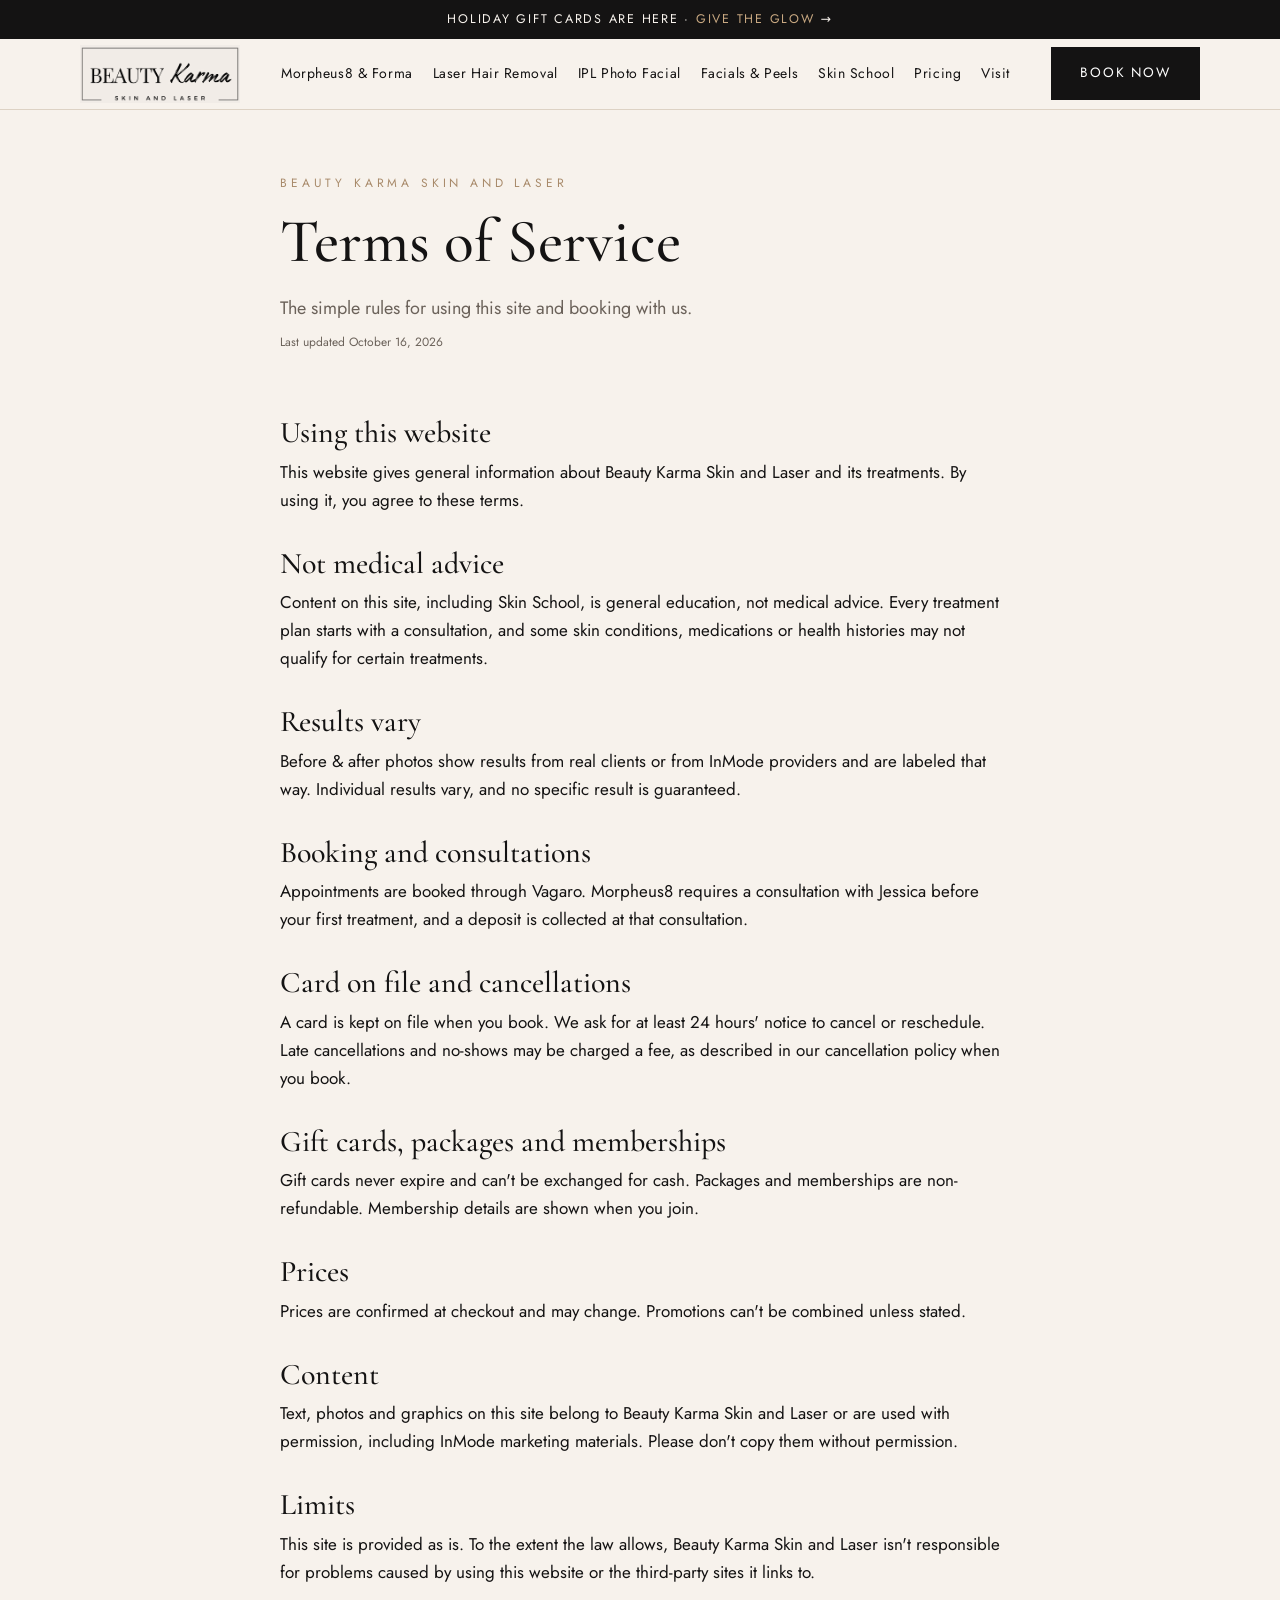
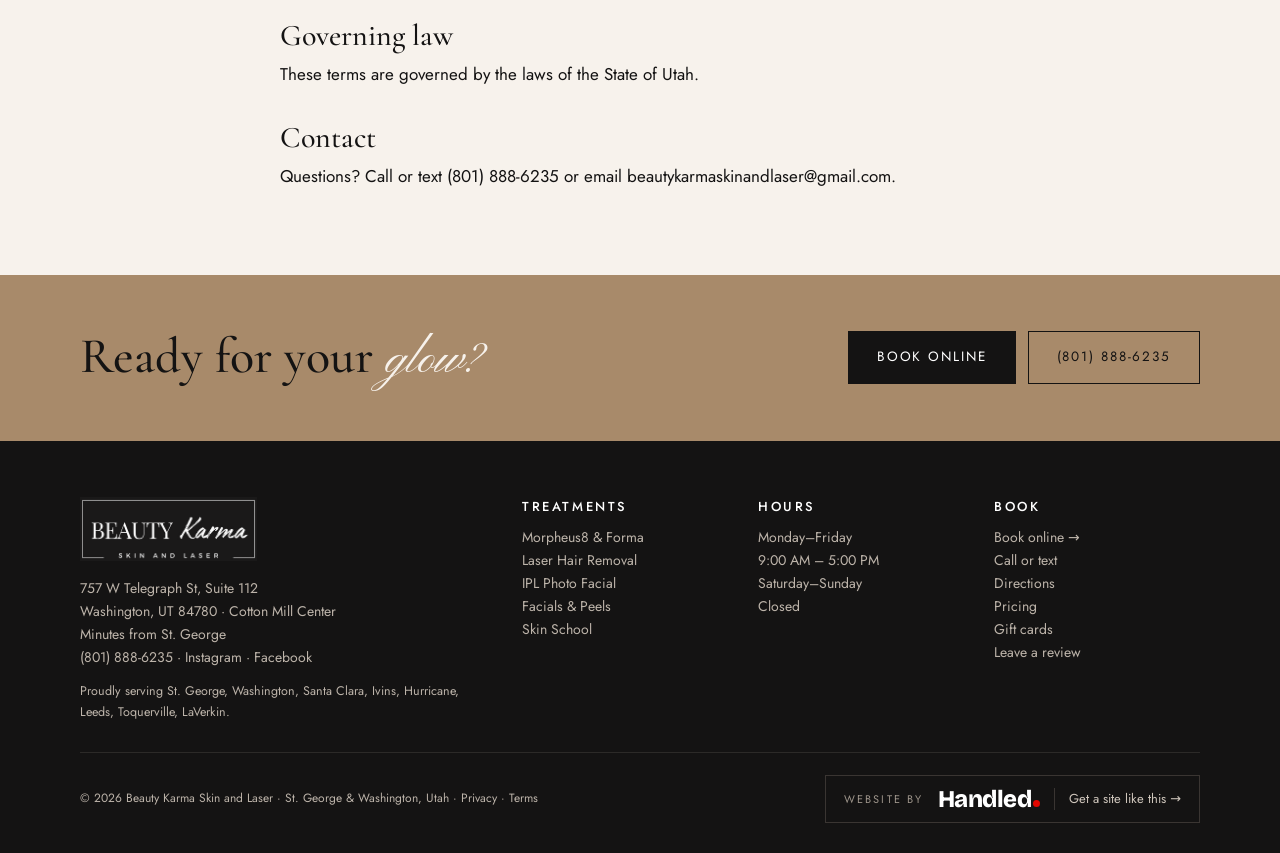
<file: terms/index.html>
<!doctype html><html lang="en"><head><meta charset="utf-8">
<meta name="viewport" content="width=device-width,initial-scale=1">
<title>Terms of Service | Beauty Karma Skin and Laser</title>
<meta name="description" content="Terms of Service for Beauty Karma Skin and Laser in St. George and Washington, Utah.">
<link rel="canonical" href="https://beautykarmaskinandlaser.com/terms/">
<link rel="icon" href="data:image/svg+xml,%3Csvg xmlns='http://www.w3.org/2000/svg' viewBox='0 0 64 64'%3E%3Crect width='64' height='64' fill='%23141313'/%3E%3Ctext x='32' y='46' font-family='Georgia,serif' font-size='40' font-style='italic' fill='%23a88a6a' text-anchor='middle'%3EK%3C/text%3E%3C/svg%3E"><link rel="apple-touch-icon" href="/img/apple-touch-icon.png">
<meta property="og:type" content="website"><meta property="og:url" content="https://beautykarmaskinandlaser.com/terms/"><meta property="og:title" content="Terms of Service | Beauty Karma Skin and Laser">
<meta property="og:description" content="Terms of Service for Beauty Karma Skin and Laser in St. George and Washington, Utah."><meta property="og:image" content="https://beautykarmaskinandlaser.com/img/og.jpg">
<meta property="og:image:width" content="1200"><meta property="og:image:height" content="630"><meta name="twitter:card" content="summary_large_image">
<meta name="theme-color" content="#141313">
<link rel="preconnect" href="https://fonts.googleapis.com"><link rel="preconnect" href="https://fonts.gstatic.com" crossorigin><link rel="stylesheet" href="https://fonts.googleapis.com/css2?family=Bricolage+Grotesque:wght@800&amp;text=Handled&amp;display=swap" media="print" onload="this.media='all'"><link rel="stylesheet" href="https://fonts.googleapis.com/css2?family=Cormorant+Garamond:ital,wght@0,500;1,500&family=Jost:wght@400;500&family=Pinyon+Script&display=swap" media="print" onload="this.media='all'"><noscript><link rel="stylesheet" href="https://fonts.googleapis.com/css2?family=Bricolage+Grotesque:wght@800&amp;text=Handled&amp;display=swap"><link rel="stylesheet" href="https://fonts.googleapis.com/css2?family=Cormorant+Garamond:ital,wght@0,500;1,500&family=Jost:wght@400;500&family=Pinyon+Script&display=swap"></noscript><link rel="stylesheet" href="/style.css">
<script type="application/ld+json">{"@context": "https://schema.org", "@type": ["HealthAndBeautyBusiness", "MedicalBusiness"], "name": "Beauty Karma Skin and Laser", "url": "https://beautykarmaskinandlaser.com/", "telephone": "+18018886235", "image": "https://beautykarmaskinandlaser.com/img/og.jpg", "priceRange": "$$", "address": {"@type": "PostalAddress", "streetAddress": "757 W Telegraph St, Suite 112", "addressLocality": "Washington", "addressRegion": "UT", "postalCode": "84780", "addressCountry": "US"}, "geo": {"@type": "GeoCoordinates", "latitude": 37.1274348, "longitude": -113.5224998}, "openingHoursSpecification": [{"@type": "OpeningHoursSpecification", "dayOfWeek": ["Monday", "Tuesday", "Wednesday", "Thursday", "Friday"], "opens": "09:00", "closes": "17:00"}], "founder": {"@type": "Person", "name": "Jessica Gubler", "jobTitle": "Master Aesthetician"}, "sameAs": ["https://www.instagram.com/beautykarmaskinandlaser", "https://www.facebook.com/beautykarmaskinandlaser", "https://www.vagaro.com/beautykarmaskinandlaser", "https://www.yelp.com/biz/beauty-karma-skin-and-laser-washington", "https://www.google.com/maps/place/?q=place_id:ChIJtXE7d6pbyoAR7dyeYDTf-vc"], "hasMap": "https://www.google.com/maps/place/Beauty+Karma+Skin+And+Laser/@37.1274348,-113.5224998,17z", "areaServed": ["St. George", "Washington", "Santa Clara", "Ivins", "Hurricane", "Leeds", "Toquerville", "LaVerkin"]}</script></head><body><a class="ann" href="/gift-cards/">Holiday gift cards are here &middot; <u>Give the glow</u> &rarr;</a><header class="top"><div class="wrap">
<a class="logo" href="/" aria-label="Beauty Karma Skin and Laser home"><img class="lg lg-light" src="/img/logo.jpg" alt="Beauty Karma Skin and Laser"></a>
<nav class="nav" id="nav"><a href="/morpheus8/">Morpheus8 &amp; Forma</a><a href="/laser-hair-removal/">Laser Hair Removal</a><a href="/ipl-photofacial/">IPL Photo Facial</a><a href="/facials-and-peels/">Facials &amp; Peels</a><a href="/skin-school/">Skin School</a><a href="/pricing/">Pricing</a><a href="/#visit">Visit</a></nav>
<a class="btn" href="https://www.vagaro.com/beautykarmaskinandlaser/book-now">Book now</a>
<button class="menu" onclick="document.getElementById('nav').classList.toggle('open')" aria-label="Menu">MENU</button>
</div></header>
<main><section class="hero" style="padding-bottom:20px"><div class="wrap" style="display:block;max-width:760px">
<p class="kicker">Beauty Karma Skin and Laser</p><h1>Terms of Service</h1><p class="lead">The simple rules for using this site and booking with us.</p><p class="note">Last updated October 16, 2026</p></div></section>
<section style="padding-top:10px"><div class="wrap article" style="max-width:760px"><h2 style='font-size:30px;margin:34px 0 8px'>Using this website</h2><p>This website gives general information about Beauty Karma Skin and Laser and its treatments. By using it, you agree to these terms.</p><h2 style='font-size:30px;margin:34px 0 8px'>Not medical advice</h2><p>Content on this site, including Skin School, is general education, not medical advice. Every treatment plan starts with a consultation, and some skin conditions, medications or health histories may not qualify for certain treatments.</p><h2 style='font-size:30px;margin:34px 0 8px'>Results vary</h2><p>Before & after photos show results from real clients or from InMode providers and are labeled that way. Individual results vary, and no specific result is guaranteed.</p><h2 style='font-size:30px;margin:34px 0 8px'>Booking and consultations</h2><p>Appointments are booked through Vagaro. Morpheus8 requires a consultation with Jessica before your first treatment, and a deposit is collected at that consultation.</p><h2 style='font-size:30px;margin:34px 0 8px'>Card on file and cancellations</h2><p>A card is kept on file when you book. We ask for at least 24 hours' notice to cancel or reschedule. Late cancellations and no-shows may be charged a fee, as described in our cancellation policy when you book.</p><h2 style='font-size:30px;margin:34px 0 8px'>Gift cards, packages and memberships</h2><p>Gift cards never expire and can't be exchanged for cash. Packages and memberships are non-refundable. Membership details are shown when you join.</p><h2 style='font-size:30px;margin:34px 0 8px'>Prices</h2><p>Prices are confirmed at checkout and may change. Promotions can't be combined unless stated.</p><h2 style='font-size:30px;margin:34px 0 8px'>Content</h2><p>Text, photos and graphics on this site belong to Beauty Karma Skin and Laser or are used with permission, including InMode marketing materials. Please don't copy them without permission.</p><h2 style='font-size:30px;margin:34px 0 8px'>Limits</h2><p>This site is provided as is. To the extent the law allows, Beauty Karma Skin and Laser isn't responsible for problems caused by using this website or the third-party sites it links to.</p><h2 style='font-size:30px;margin:34px 0 8px'>Governing law</h2><p>These terms are governed by the laws of the State of Utah.</p><h2 style='font-size:30px;margin:34px 0 8px'>Contact</h2><p>Questions? Call or text (801) 888-6235 or email beautykarmaskinandlaser@gmail.com.</p></div></section></main>
<section class="band"><div class="wrap"><h2>Ready for your <i>glow?</i></h2>
<div class="cta" style="margin:0"><a class="btn" href="https://www.vagaro.com/beautykarmaskinandlaser/book-now">Book online</a><a class="btn ghost" style="border-color:var(--ink)" href="tel:+18018886235">(801) 888-6235</a></div></div></section>
<footer><div class="wrap">
<div><a class="logo" href="/" style="align-items:flex-start"><img class="lg lg-dark" src="/img/logo.jpg" alt="Beauty Karma Skin and Laser"></a>
<p style="margin-top:16px">757 W Telegraph St, Suite 112<br>Washington, UT 84780 · Cotton Mill Center<br>Minutes from St. George</p>
<p><a href="tel:+18018886235">(801) 888-6235</a> · <a href="https://www.instagram.com/beautykarmaskinandlaser">Instagram</a> · <a href="https://www.facebook.com/beautykarmaskinandlaser">Facebook</a></p>
<p style="margin-top:12px;font-size:12.5px">Proudly serving St. George, Washington, Santa Clara, Ivins, Hurricane, Leeds, Toquerville, LaVerkin.</p></div>
<div><h5>Treatments</h5><p><a href="/morpheus8/">Morpheus8 &amp; Forma</a></p><p><a href="/laser-hair-removal/">Laser Hair Removal</a></p><p><a href="/ipl-photofacial/">IPL Photo Facial</a></p><p><a href="/facials-and-peels/">Facials &amp; Peels</a></p><p><a href="/skin-school/">Skin School</a></p></div>
<div><h5>Hours</h5><p>Monday–Friday<br>9:00 AM – 5:00 PM</p><p>Saturday–Sunday<br>Closed</p></div>
<div><h5>Book</h5><p><a href="https://www.vagaro.com/beautykarmaskinandlaser/book-now">Book online →</a></p><p><a href="tel:+18018886235">Call or text</a></p><p><a href="https://www.google.com/maps/place/Beauty+Karma+Skin+And+Laser/@37.1274348,-113.5224998,17z">Directions</a></p><p><a href="/pricing/">Pricing</a></p><p><a href="/gift-cards/">Gift cards</a></p><p><a href="/review/">Leave a review</a></p></div>
<div class="credit"><span>© 2026 Beauty Karma Skin and Laser · St. George &amp; Washington, Utah · <a href="/privacy/">Privacy</a> · <a href="/terms/">Terms</a></span><a class="hbadge" href="https://handleditforyou.com/?utm_source=beautykarma&amp;utm_medium=footer_credit" target="_blank" rel="noopener" aria-label="Website by Handled. Get a site like this.">
<span class="hb-s">Website by</span><span class="hb-logo">Handled<i></i></span><span class="hb-cta">Get a site like this &rarr;</span></a></div>
</div></footer>
<div class="mbar"><a href="https://www.vagaro.com/beautykarmaskinandlaser/book-now">Book now</a><a href="tel:+18018886235">Call</a></div>
<script>
document.querySelectorAll('.ba input').forEach(r=>{const b=r.closest('.ba');const s=()=>b.style.setProperty('--x',r.value+'%');r.addEventListener('input',s);s();});
(function(){const h=document.querySelector('.ba.hint');if(!h||matchMedia('(prefers-reduced-motion: reduce)').matches)return;
const r=h.querySelector('input');let stop=false,timer;const set=v=>{h.style.setProperty('--x',v+'%');r.value=v;};
['pointerdown','touchstart','input','keydown'].forEach(e=>h.addEventListener(e,()=>{stop=true;clearTimeout(timer);},{passive:true}));
const keys=[[0,50],[700,28],[1500,72],[2200,50]],ease=t=>t<.5?2*t*t:1-Math.pow(-2*t+2,2)/2;
function play(){if(stop)return;const t0=performance.now();(function f(now){if(stop)return;const t=now-t0;let i=1;while(i<keys.length&&t>keys[i][0])i++;
if(i>=keys.length){set(50);timer=setTimeout(play,4000);return;}const[a,va]=keys[i-1],[b,vb]=keys[i];set(va+(vb-va)*ease((t-a)/(b-a)));requestAnimationFrame(f);})(t0);}
new IntersectionObserver((es,o)=>{if(es[0].isIntersecting){o.disconnect();setTimeout(play,600);}},{threshold:.5}).observe(h);})();
document.querySelectorAll('[data-tabs]').forEach(g=>{const tabs=g.querySelectorAll('.tab'),panes=g.querySelectorAll('.pane');tabs.forEach((t,i)=>t.addEventListener('click',()=>{tabs.forEach(x=>x.classList.remove('on'));panes.forEach(x=>x.classList.remove('on'));t.classList.add('on');panes[i].classList.add('on')}))});
const chips=document.querySelectorAll('.chip'),rec=document.getElementById('rec');
chips.forEach(c=>c.addEventListener('click',()=>{chips.forEach(x=>x.classList.remove('on'));c.classList.add('on');rec.hidden=false;
rec.querySelector('h3').innerHTML=c.dataset.t;rec.querySelector('.why').textContent=c.dataset.w;rec.querySelector('a.more').href='/'+c.dataset.s+'/';}));
</script></body></html>
</file>
<file: style.css>
:root{--ink:#141313;--ink2:#1d1b1a;--cream:#f7f2ec;--sand:#ece3d8;--taupe:#a88a6a;--muted:#6b625a;--line:#ddd2c4}
*{box-sizing:border-box;margin:0}
html{scroll-behavior:smooth}
body{font:17px/1.65 "Jost",system-ui,sans-serif;color:var(--ink);background:var(--cream)}
img{max-width:100%;display:block}
a{color:inherit}
.wrap{max-width:1160px;margin:0 auto;padding:0 20px}
.top{position:sticky;top:0;z-index:20;background:rgba(247,242,236,.94);backdrop-filter:blur(8px);border-bottom:1px solid var(--line)}
.top .wrap{display:flex;align-items:center;justify-content:space-between;height:70px;gap:16px}
.logo{text-decoration:none;line-height:1;display:flex;flex-direction:column;align-items:center}
.logo b{font:500 22px/1 "Cormorant Garamond",serif;letter-spacing:.14em}
.logo b i{font:400 30px/0 "Pinyon Script",cursive;letter-spacing:0;color:var(--taupe)}
.logo small{font-size:9.5px;letter-spacing:.42em;margin-top:6px}
.lg{height:58px;width:auto}.lg-light{filter:invert(1);mix-blend-mode:multiply}.lg-dark{height:64px;mix-blend-mode:screen}
.nav{display:flex;gap:20px;font-size:14px;letter-spacing:.04em}
.nav a{text-decoration:none}.nav a:hover{color:var(--taupe)}
.btn{display:inline-block;white-space:nowrap;background:var(--ink);color:#fff;text-decoration:none;padding:14px 28px;font-size:13.5px;letter-spacing:.14em;text-transform:uppercase;border:1px solid var(--ink);transition:.2s}
.btn:hover{background:var(--taupe);border-color:var(--taupe)}
.btn.gold{background:var(--taupe);border-color:var(--taupe)}.btn.gold:hover{background:#fff;color:var(--ink);border-color:#fff}
.btn.ghost{background:transparent;color:var(--ink)}.btn.ghost:hover{background:var(--ink);color:#fff}
.dark .btn.ghost{color:var(--cream);border-color:var(--cream)}.dark .btn.ghost:hover{background:var(--cream);color:var(--ink)}
.menu{display:none}
.kicker{font-size:12px;letter-spacing:.32em;text-transform:uppercase;color:var(--taupe)}
h1,h2,h3{font-family:"Cormorant Garamond",serif;font-weight:500;line-height:1.08}
h1{font-size:clamp(42px,5.6vw,70px);margin:16px 0 18px}
h1 i,h2 i,h3 i{font-family:"Pinyon Script",cursive;font-style:normal;font-weight:400;color:var(--taupe)}
h2{font-size:clamp(34px,4.2vw,50px);margin-bottom:14px}
h3{font-size:26px;margin-bottom:8px}
.lead{max-width:640px;color:var(--muted);font-size:18px}
.center{text-align:center}.center .lead{margin:0 auto}
.cta{display:flex;gap:12px;flex-wrap:wrap;margin-top:28px}.center .cta{justify-content:center}
.stars{margin-top:22px;font-size:14px;color:var(--muted)}.stars b{color:var(--ink)}.dark .stars b{color:var(--cream)}
section{padding:84px 0}
.alt{background:#fff}
.dark{background:var(--ink);color:var(--cream)}.dark .lead,.dark p{color:#cfc6bc}
.grid{display:grid;gap:22px}
.g5{grid-template-columns:repeat(5,1fr)}.g4{grid-template-columns:repeat(4,1fr)}.g3{grid-template-columns:repeat(3,1fr)}.g2{grid-template-columns:repeat(2,1fr)}
.head{margin-bottom:40px}
/* hero */
.hero{padding:64px 0 70px}
.hero .wrap{display:grid;grid-template-columns:1.02fr 1fr;gap:56px;align-items:center}
.hero h1{font-size:clamp(42px,4.8vw,62px)}
.hero .note{font-size:12px;color:var(--muted);margin-top:10px}
/* before/after slider */
.ba{position:relative;aspect-ratio:1280/1105;overflow:hidden;background:#ddd;user-select:none;touch-action:pan-y;border:1px solid var(--line)}
.ba .l{position:absolute;inset:0;background-repeat:no-repeat;background-size:200% 100%}
.ba .bf{background-position:0 0}.ba .af{background-position:100% 0;clip-path:inset(0 0 0 var(--x,50%))}
.ba .bar{position:absolute;top:0;bottom:0;left:var(--x,50%);width:2px;background:#fff;transform:translateX(-1px);pointer-events:none}
.ba .knob{position:absolute;top:50%;left:var(--x,50%);width:52px;height:52px;border-radius:50%;background:#fff;transform:translate(-50%,-50%);display:grid;place-items:center;font-size:18px;color:var(--ink);box-shadow:0 4px 18px rgba(0,0,0,.25);pointer-events:none;letter-spacing:-2px}
.ba.hint .knob{animation:pulse 2.4s ease-out 1s 3}@keyframes pulse{0%{box-shadow:0 0 0 0 rgba(255,255,255,.7),0 4px 18px rgba(0,0,0,.25)}100%{box-shadow:0 0 0 18px rgba(255,255,255,0),0 4px 18px rgba(0,0,0,.25)}}
.ba input{position:absolute;inset:0;width:100%;height:100%;opacity:0;cursor:ew-resize;margin:0}
.ba .tag{position:absolute;top:14px;font-size:11px;letter-spacing:.3em;color:#fff;background:rgba(20,19,19,.55);padding:6px 10px;pointer-events:none}
.ba .tl{left:14px}.ba .tr{right:14px}
.bacap{font-size:13px;color:var(--muted);margin-top:10px;letter-spacing:.04em}
.dark .bacap{color:#9f968c}
/* creds strip */
.creds{background:var(--ink);color:var(--cream);padding:20px 0}
.creds .wrap{display:flex;justify-content:center;flex-wrap:wrap;gap:10px 26px;font-size:12px;letter-spacing:.2em;text-transform:uppercase;max-width:1240px}
.creds span::before{content:"◇";color:var(--taupe);margin-right:12px}
/* concerns */
.chips{display:flex;flex-wrap:wrap;gap:10px;justify-content:center}
.chip{border:1px solid var(--line);background:#fff;padding:12px 20px;font:15px "Jost";cursor:pointer;letter-spacing:.04em;transition:.15s}
.chip:hover{border-color:var(--taupe)}.chip.on{background:var(--ink);color:#fff;border-color:var(--ink)}
.rec{max-width:680px;margin:30px auto 0;background:#fff;border:1px solid var(--taupe);padding:28px 30px;display:flex;gap:24px;align-items:center;justify-content:space-between}
.rec[hidden]{display:none}
.rec h3{margin:4px 0 6px}.rec p{color:var(--muted);font-size:16px}
/* cards */
.card{background:var(--cream);border:1px solid var(--line);text-decoration:none;display:flex;flex-direction:column;transition:transform .2s,border-color .2s}
a.card:hover{transform:translateY(-4px);border-color:var(--taupe)}
.card .im{background:radial-gradient(circle at 50% 60%,#3a3330 0%,var(--ink) 70%);height:230px;display:grid;place-items:center;overflow:hidden}
.card .im img{max-height:200px;filter:drop-shadow(0 18px 24px rgba(0,0,0,.5))}
.card .im .glow{font:400 96px/1 'Pinyon Script',cursive;color:var(--taupe)}.card .im .glow small{display:block;font:400 11px Jost;letter-spacing:.4em;color:#cfc6bc;margin-top:14px;text-align:center}
.card .im img.cover{max-height:none;width:100%;height:100%;object-fit:cover;filter:none}
.card .tx{padding:24px 24px 26px;display:flex;flex-direction:column;gap:8px;flex:1}
.card p{color:var(--muted);font-size:15.5px}
.card .more{margin-top:auto;padding-top:8px;font-size:12.5px;letter-spacing:.16em;text-transform:uppercase}
.plain{padding:30px 26px}
/* tabs */
.tabs{display:flex;justify-content:center;gap:6px;flex-wrap:wrap;margin-bottom:34px}
.tab{background:none;border:1px solid #4a4542;color:var(--cream);padding:10px 22px;font:13px "Jost";letter-spacing:.2em;text-transform:uppercase;cursor:pointer}
.tab.on{background:var(--taupe);border-color:var(--taupe);color:var(--ink)}
.pane{display:none}.pane.on{display:grid}
.note{font-size:13px;color:var(--muted);margin-top:18px}.dark .note{color:#9f968c}
/* tech */
.tech{background:radial-gradient(ellipse at 50% 30%,#2a2624 0%,var(--ink) 65%)}
.tool{text-align:center;padding:10px}
.tool img{height:230px;width:auto;margin:0 auto 20px;filter:drop-shadow(0 24px 30px rgba(0,0,0,.6))}
.tool h3{color:var(--cream)}.tool p{font-size:15px}
.tool a{font-size:12px;letter-spacing:.18em;text-transform:uppercase;color:var(--taupe);text-decoration:none}
/* split + quotes */
.split{display:grid;grid-template-columns:1fr 1fr;gap:60px;align-items:center}
.quote{background:#fff;border:1px solid var(--line);padding:28px}
.quote p{font:italic 21px/1.45 "Cormorant Garamond",serif;color:var(--ink)}
.quote span{display:block;margin-top:12px;font-size:12.5px;letter-spacing:.12em;text-transform:uppercase;color:var(--muted)}
.portrait{aspect-ratio:4/5;background:linear-gradient(160deg,var(--sand),#d9cbb9);display:grid;place-items:center;text-align:center;border:1px solid var(--line);position:relative}
.portrait img{position:absolute;inset:0;width:100%;height:100%;object-fit:cover;object-position:50% 20%}
.portrait .cap{position:absolute;left:18px;bottom:18px;right:auto;background:rgba(20,19,19,.7);color:var(--cream);padding:8px 14px;letter-spacing:.2em}
.portrait::after{content:'';position:absolute;inset:14px;border:1px solid rgba(247,242,236,.55);pointer-events:none}
.avatar{width:84px;height:84px;border-radius:50%;object-fit:cover;object-position:50% 18%;margin:0 auto 18px;border:2px solid var(--taupe)}
.portrait .mono{font:400 120px/1 "Pinyon Script",cursive;color:var(--taupe)}
.portrait small{position:absolute;bottom:18px;left:0;right:0;font-size:11px;letter-spacing:.25em;color:var(--muted)}
.checks{list-style:none;padding:0;margin-top:18px}.checks li{padding:8px 0 8px 30px;position:relative;border-bottom:1px solid var(--line)}
.checks li::before{content:"✦";position:absolute;left:0;color:var(--taupe)}
/* treatment page */
.thero .wrap{display:grid;grid-template-columns:1.1fr .9fr;gap:50px;align-items:center}
.thero .devs{display:flex;justify-content:center;gap:10px;background:radial-gradient(circle at 50% 55%,#3a3330 0%,var(--ink) 70%);padding:40px 20px;min-height:420px;align-items:center}
.thero .devs img{max-height:360px;width:auto;height:auto;filter:drop-shadow(0 24px 30px rgba(0,0,0,.6))}
.areas{display:flex;flex-wrap:wrap;gap:10px;margin-top:20px}
.areas span{border:1px solid var(--line);padding:9px 16px;font-size:14px;background:#fff}
.price{display:flex;justify-content:space-between;border-bottom:1px dashed var(--line);padding:14px 0;font-size:18px}
.faq details{border-bottom:1px solid var(--line);padding:18px 0}
.faq summary{cursor:pointer;font:500 22px "Cormorant Garamond",serif;list-style:none}
.faq summary::-webkit-details-marker{display:none}
.faq summary::after{content:"+";float:right;color:var(--taupe)}
.faq details[open] summary::after{content:"–"}
.faq p{margin-top:10px;color:var(--muted)}
.steps{counter-reset:s}.step{display:flex;gap:22px;padding:20px 0;border-top:1px solid var(--line)}
.step b{font:400 40px/1 "Cormorant Garamond",serif;color:var(--taupe);min-width:48px}
.step h4{font:500 24px "Cormorant Garamond",serif}.step p{color:var(--muted);font-size:16px}
/* ig + band */
.ig{display:grid;grid-template-columns:repeat(6,1fr);gap:6px}.ig img{aspect-ratio:4/5;object-fit:cover;width:100%;transition:opacity .2s}.ig a:hover img{opacity:.8}
.band{background:var(--taupe);color:var(--ink);padding:54px 0}
.band .wrap{display:flex;align-items:center;justify-content:space-between;gap:24px;flex-wrap:wrap}
.band h2{margin:0}.band h2 i{color:var(--cream)}
.band .btn{background:var(--ink)}.band .btn.ghost{background:transparent;color:var(--ink)}.band .btn.ghost:hover{background:var(--ink);color:#fff}.band .btn:hover{background:#fff;color:var(--ink);border-color:#fff}
.towns{display:flex;flex-wrap:wrap;gap:8px 18px;margin-top:14px;font-size:14px;color:var(--muted)}
.info p{margin:6px 0}
.map{border:0;width:100%;height:300px;filter:grayscale(.4)}
.suite{display:grid;grid-template-columns:.8fr 1fr;grid-template-rows:auto auto;gap:10px;margin-bottom:10px}.suite img{width:100%;aspect-ratio:4/3;object-fit:cover;display:block;border:1px solid var(--line)}
.suite .door{grid-row:span 2;margin:0;position:relative}.suite .door img{height:100%;aspect-ratio:auto;object-position:50% 35%}.suite .door figcaption{position:absolute;left:10px;bottom:10px;background:rgba(20,19,19,.72);color:var(--cream);font-size:11px;letter-spacing:.18em;text-transform:uppercase;padding:6px 10px}
/* gift cards */
.ann{display:block;background:var(--ink);color:var(--cream);text-align:center;font-size:12.5px;letter-spacing:.14em;text-transform:uppercase;padding:9px 16px;text-decoration:none}.ann u{color:#c9a982;text-decoration:none}
.gcard{width:100%;max-width:560px;box-shadow:0 30px 60px rgba(20,19,19,.28);transform:rotate(-2deg)}
.idea{border:1px solid var(--line);background:var(--cream);padding:28px 26px}.idea .kicker{font-size:11px}.idea h3{margin-top:8px}.idea p{color:var(--muted);font-size:15.5px}
/* school */
.article{max-width:760px;margin:0 auto}
.article h2{font-size:38px;margin-top:10px}
.article + .article{margin-top:70px;padding-top:70px;border-top:1px solid var(--line)}
.toc a{display:block;padding:12px 0;border-bottom:1px solid var(--line);text-decoration:none;font:500 22px "Cormorant Garamond",serif}
.toc a:hover{color:var(--taupe)}
footer{background:var(--ink);color:#bdb4aa;padding:56px 0 30px;font-size:14px}
footer .wrap{display:grid;grid-template-columns:2fr 1fr 1fr 1fr;gap:30px}
footer a{text-decoration:none}footer a:hover{color:#fff}
footer .logo b,footer .logo small{color:var(--cream)}
footer h5{color:#fff;font:500 13px "Jost";letter-spacing:.2em;text-transform:uppercase;margin-bottom:10px}
.credit{grid-column:1/-1;border-top:1px solid #2c2a28;padding-top:22px;font-size:12px;display:flex;justify-content:space-between;align-items:center;flex-wrap:wrap;gap:14px}
.hbadge{display:inline-flex;align-items:center;gap:14px;border:1px solid #3a3532;padding:11px 18px;text-decoration:none;transition:border-color .2s,background .2s}
.hbadge:hover{border-color:#E10600;background:#1d1b1a}
.hb-s{font-size:11px;letter-spacing:.2em;text-transform:uppercase;color:#9f968c}
.hb-logo{font:800 24px/1 'Bricolage Grotesque',Arial,sans-serif;letter-spacing:-.5px;color:#fff;display:inline-flex;align-items:flex-end}
.hb-logo i{width:7px;height:7px;border-radius:50%;background:#E10600;margin:0 0 4px 2px}
.hb-cta{font-size:13px;color:#cfc6bc;border-left:1px solid #3a3532;padding-left:14px}.hbadge:hover .hb-cta{color:#fff}
.mbar{display:none}
@media(max-width:980px){.g5{grid-template-columns:repeat(3,1fr)}.g4{grid-template-columns:1fr 1fr}.g3{grid-template-columns:1fr}.split,.hero .wrap,.thero .wrap{grid-template-columns:1fr;gap:34px}footer .wrap{grid-template-columns:1fr 1fr}.ig{grid-template-columns:repeat(3,1fr)}}
@media(max-width:760px){
 .nav{display:none}.nav.open{display:flex;position:absolute;top:70px;left:0;right:0;flex-direction:column;background:var(--cream);padding:18px 20px;border-bottom:1px solid var(--line);gap:16px;font-size:17px}
 .menu{display:block;background:none;border:1px solid var(--ink);padding:8px 12px;font:13px "Jost";letter-spacing:.12em}
 .top .btn{display:none}
 .g5,.g4,.g2{grid-template-columns:1fr}.g5,.pane.g4{grid-template-columns:1fr 1fr;gap:10px}.pane .bacap{font-size:11px}.ba .knob{width:40px;height:40px}
 section{padding:60px 0}.hero{padding:36px 0 50px}
 .rec{flex-direction:column;align-items:flex-start}.card .im{height:170px}.card .im img{max-height:150px}
 footer .wrap{grid-template-columns:1fr}
 .mbar{display:grid;grid-template-columns:1fr 1fr;position:fixed;bottom:0;left:0;right:0;z-index:30}
 .mbar a{padding:16px;text-align:center;text-decoration:none;font-size:14px;letter-spacing:.12em;text-transform:uppercase;background:var(--ink);color:#fff}
 .mbar a:first-child{background:var(--taupe)}
 body{padding-bottom:54px}
}
</file>
